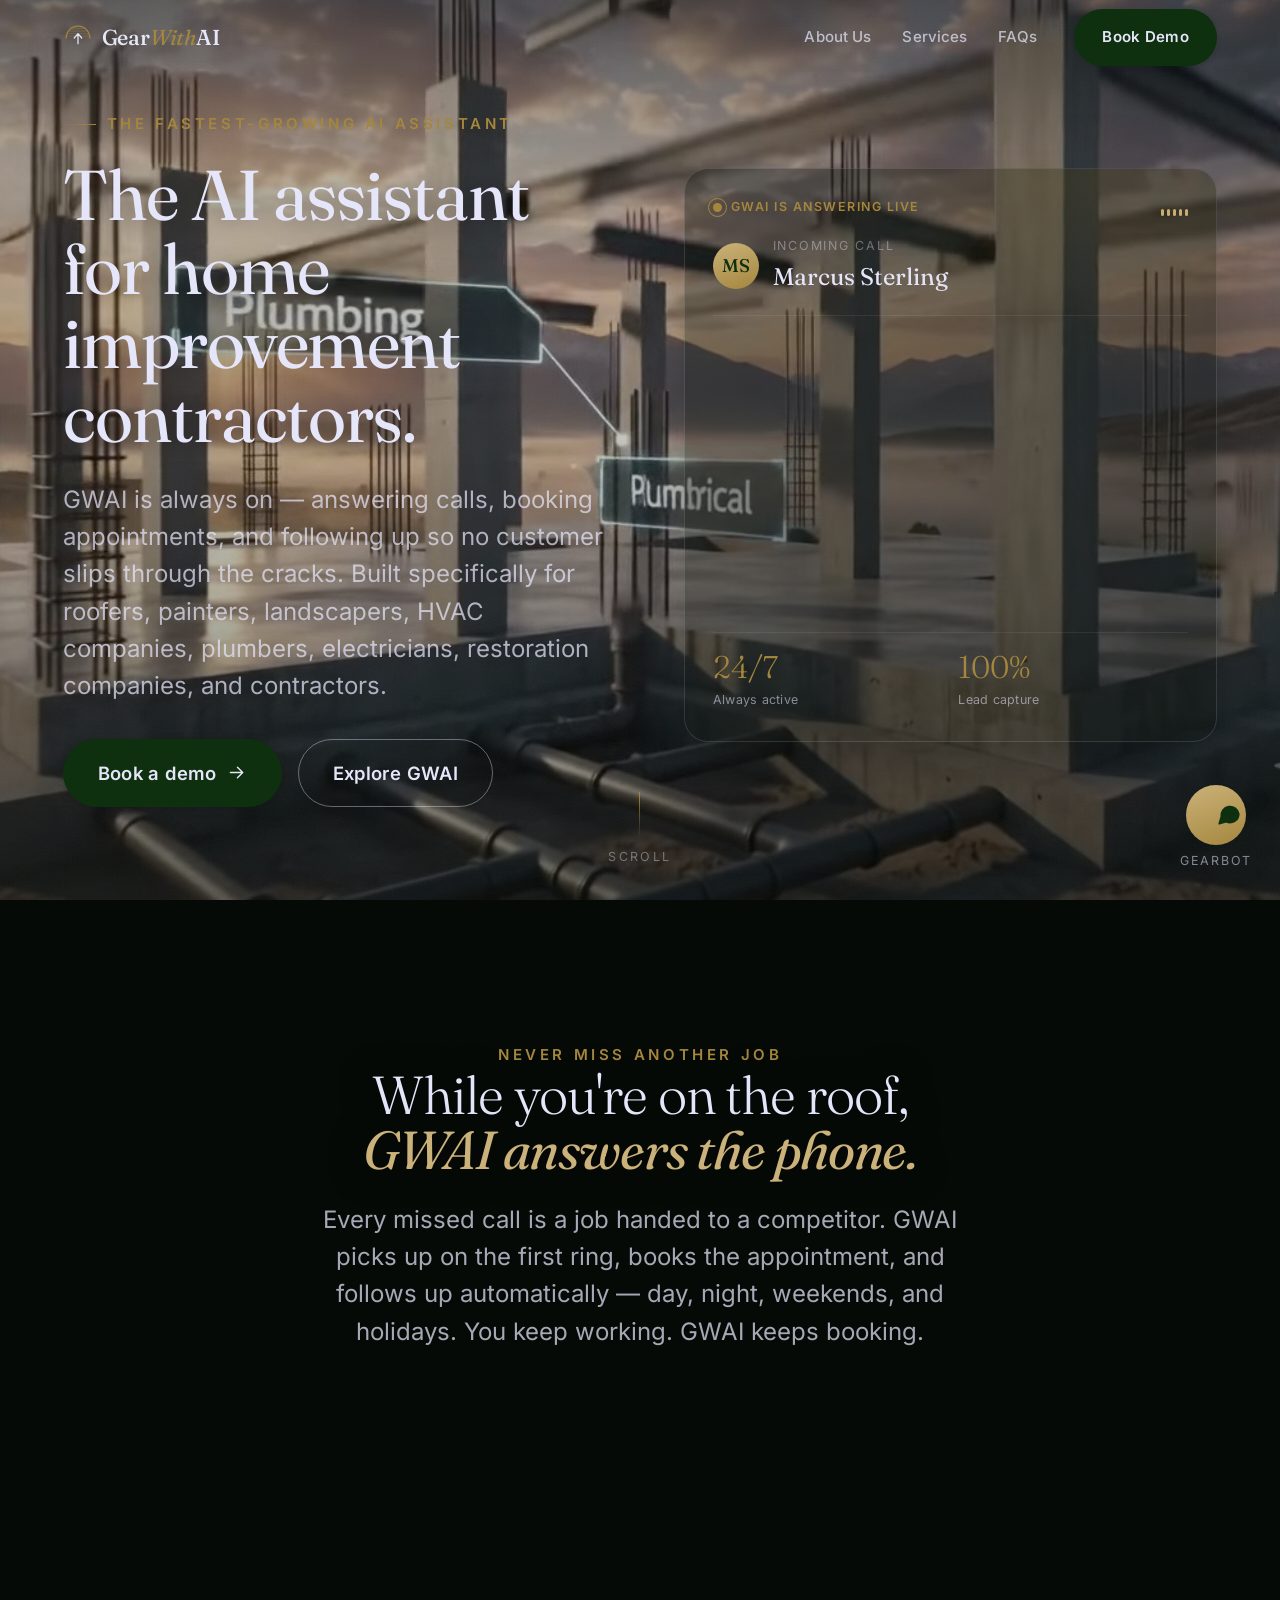
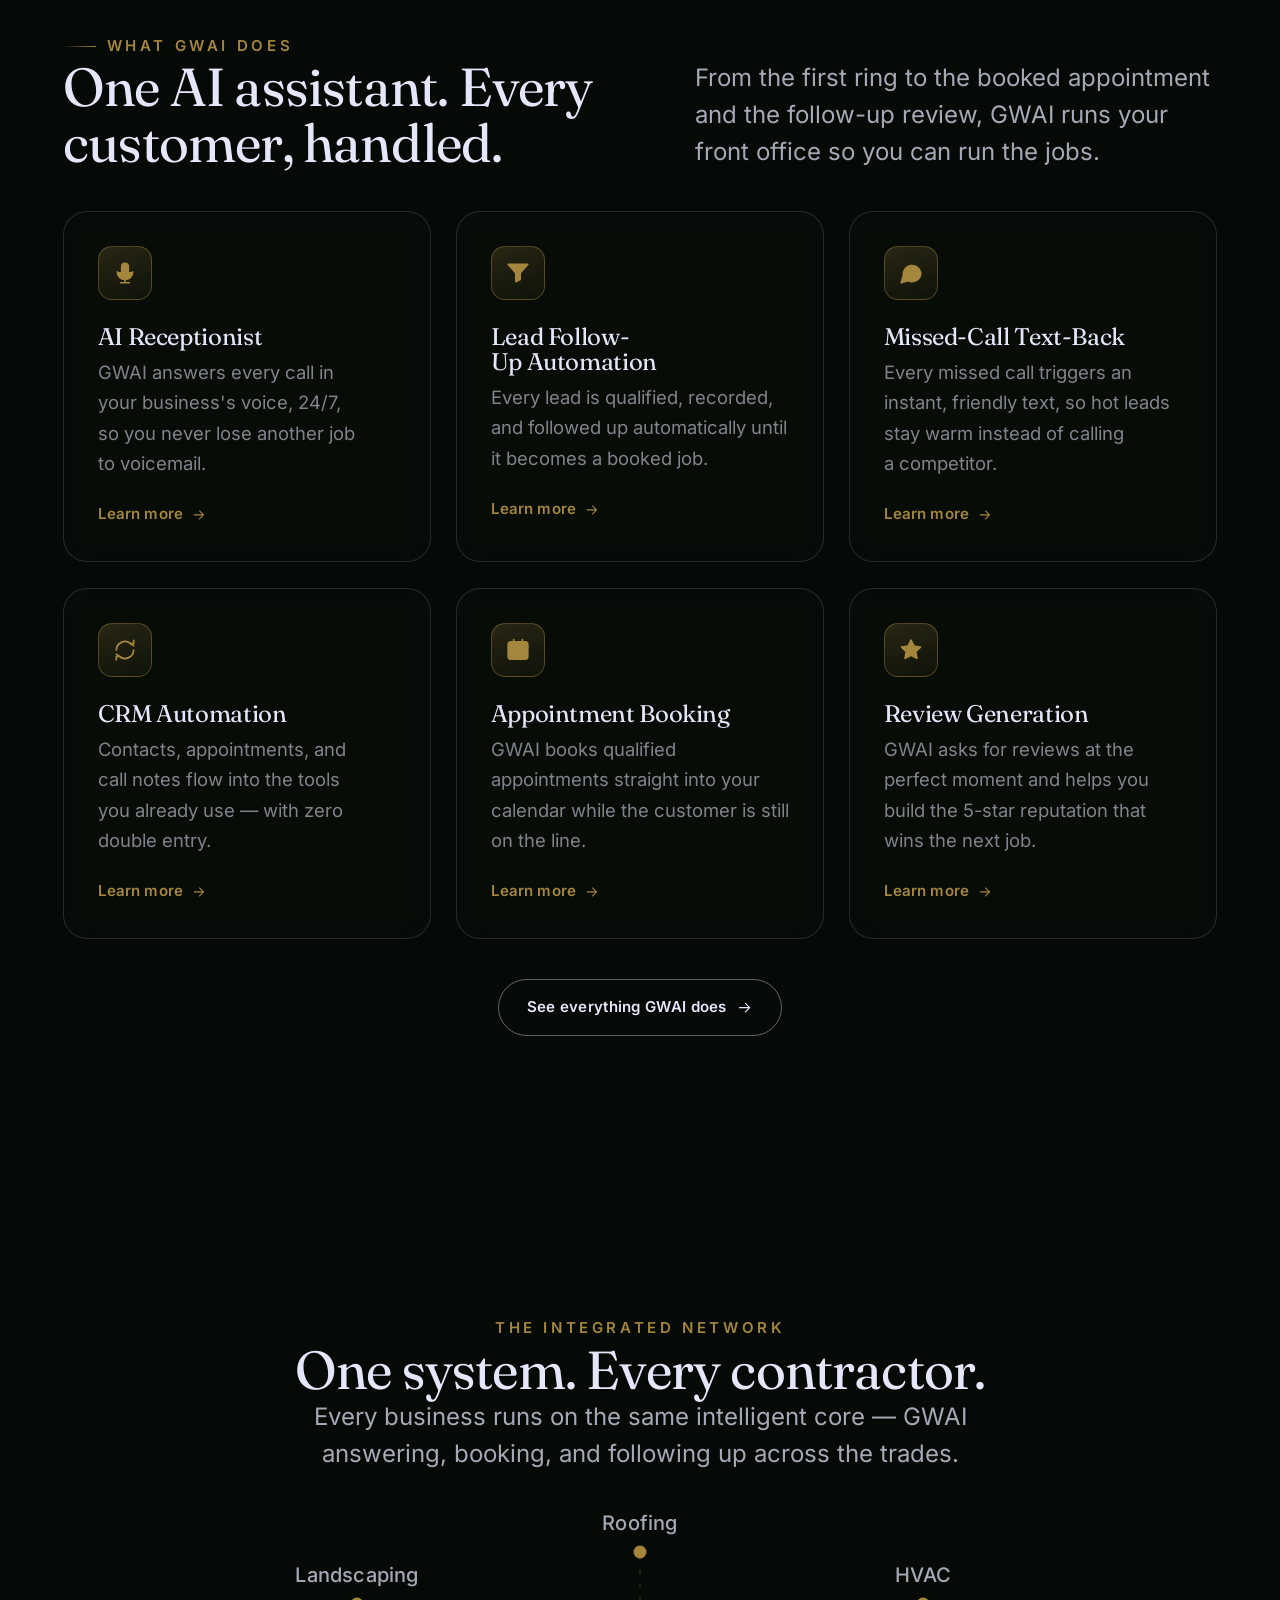
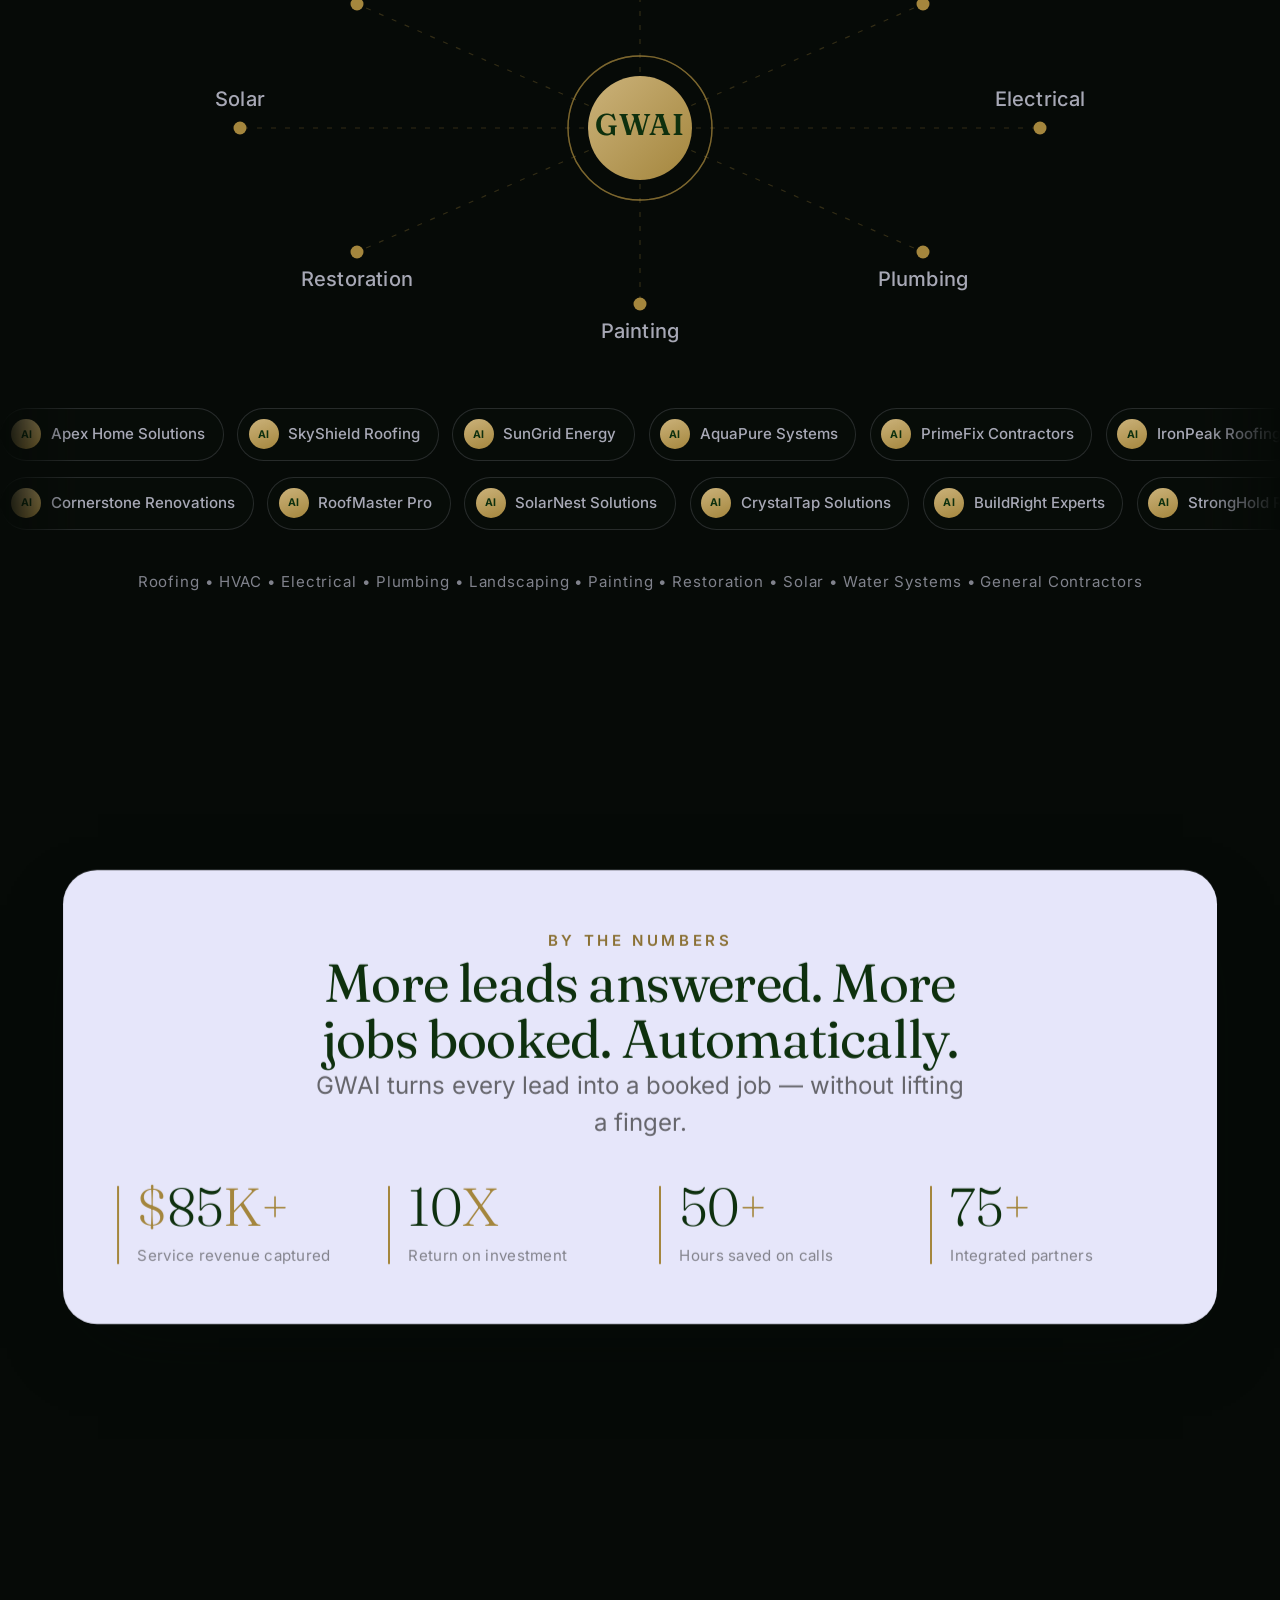
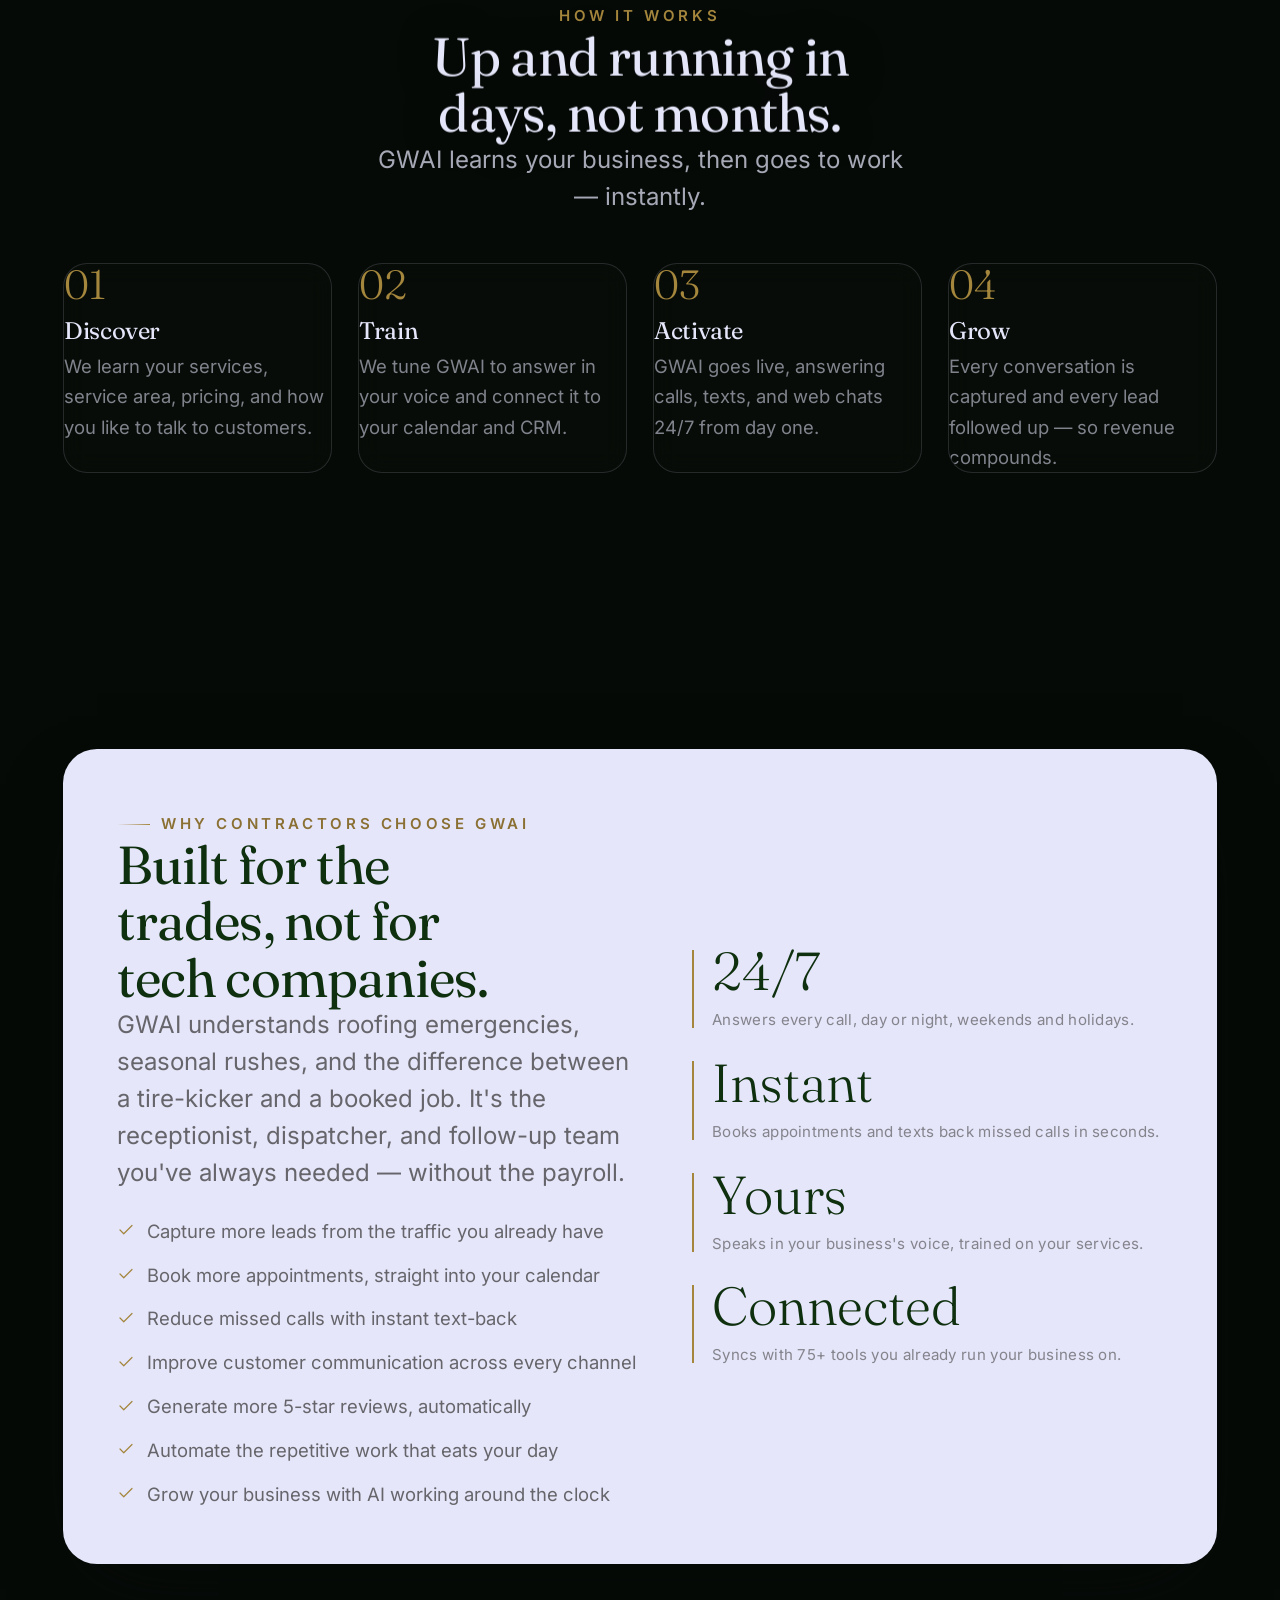
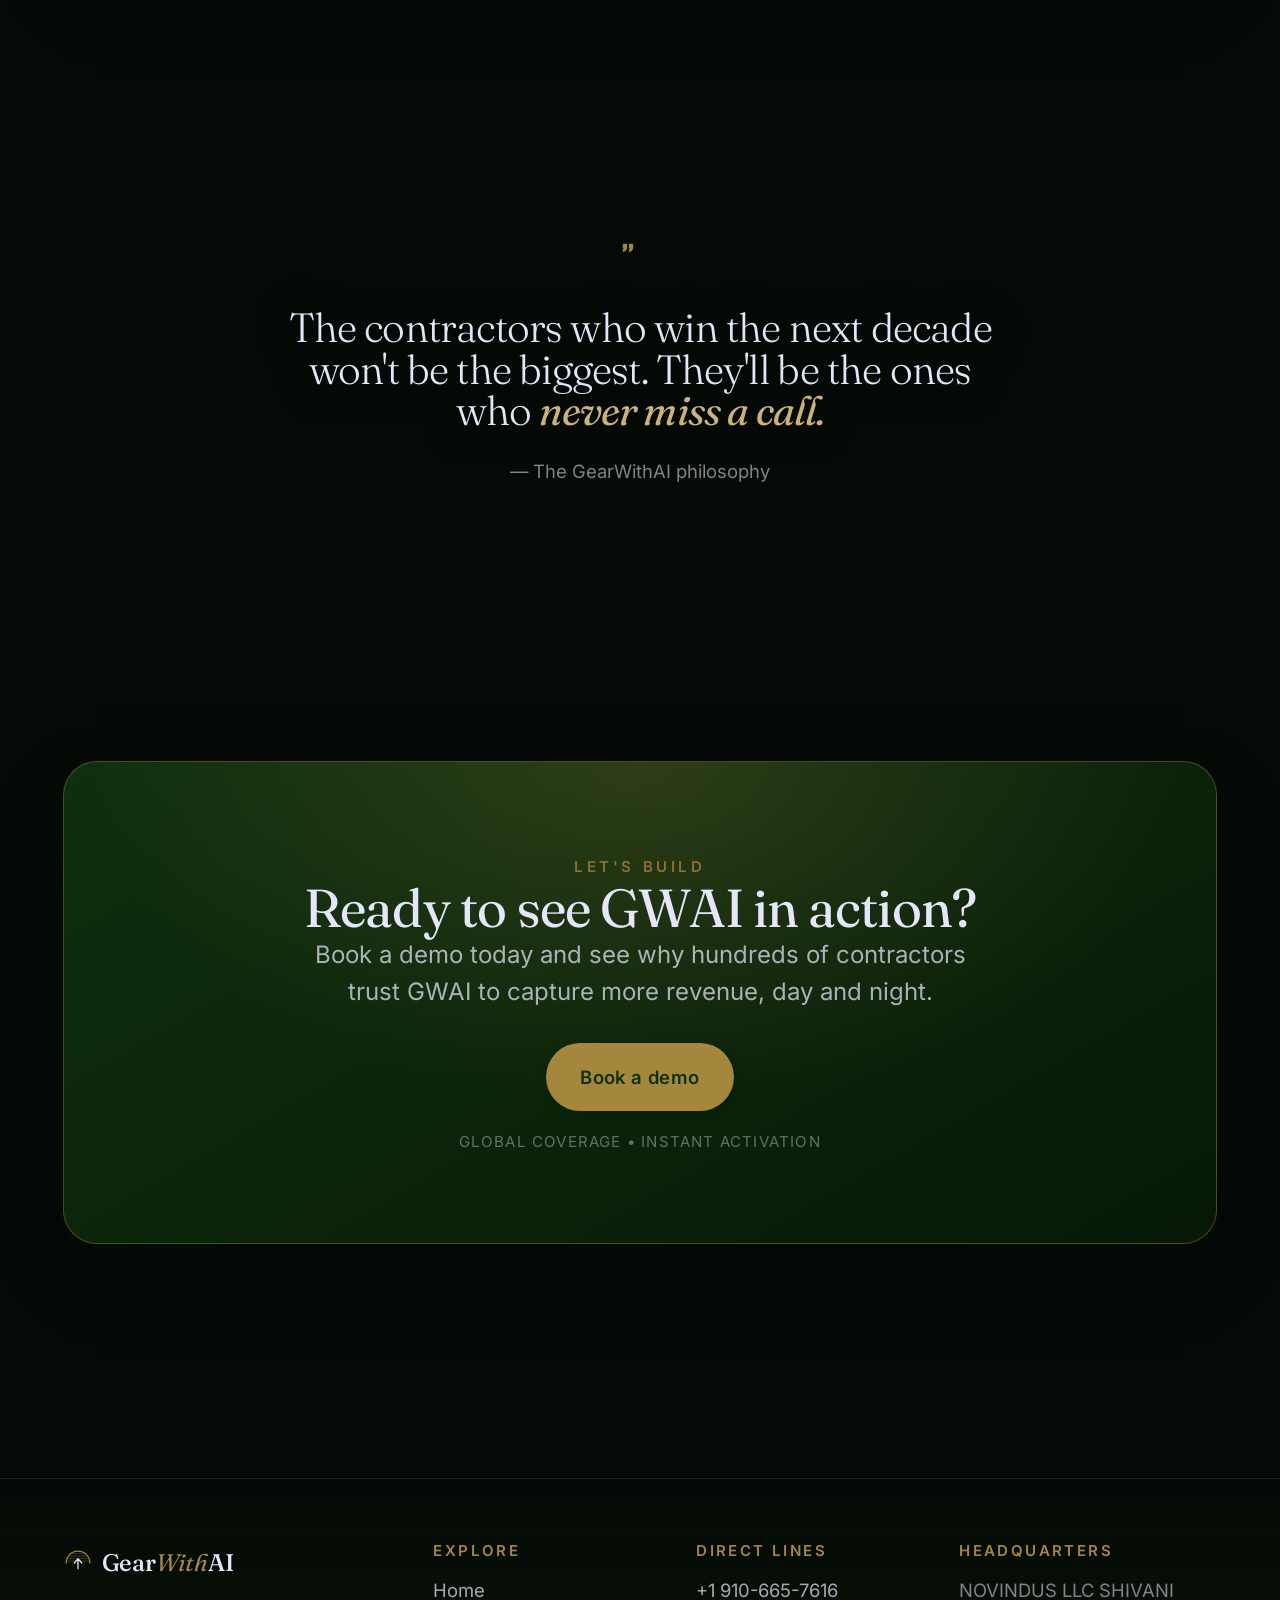
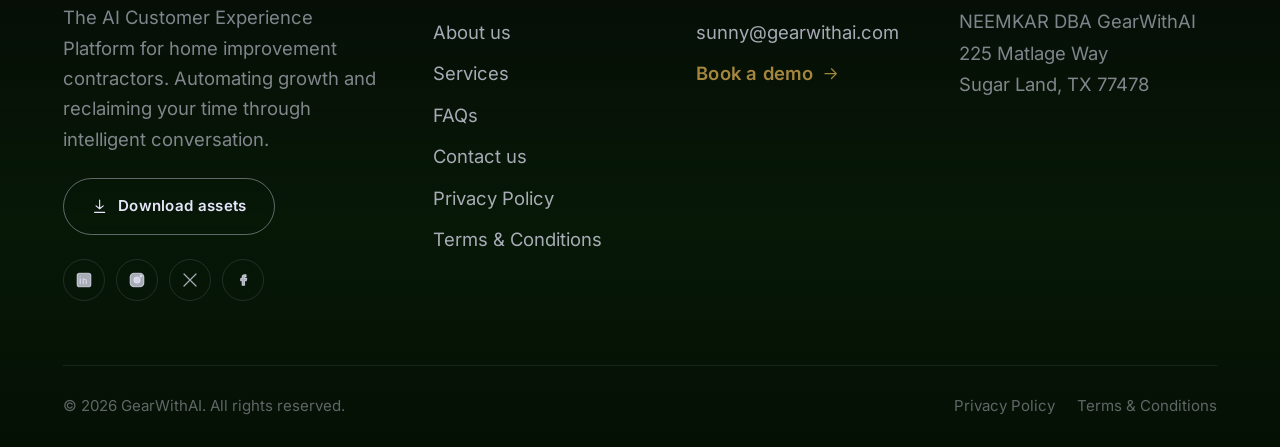
<file: index.html>
<!doctype html>
<html lang="en" class="no-js">
<head>
<meta charset="utf-8">
<meta name="viewport" content="width=device-width, initial-scale=1, viewport-fit=cover">
<title>GearWithAI — The 24/7 AI Assistant for Home Improvement Contractors</title>
<meta name="description" content="GWAI is the always-on AI assistant for contractors — answering calls, booking appointments, and following up 24/7 so no customer slips through the cracks. Book a demo.">
<link rel="canonical" href="https://gearwithai.com/">
<meta name="theme-color" content="#0E300E">
<meta name="color-scheme" content="dark">
<meta name="author" content="GearWithAI">
<meta name="robots" content="index, follow, max-image-preview:large">
<meta property="og:type" content="website">
<meta property="og:site_name" content="GearWithAI">
<meta property="og:title" content="GearWithAI — The 24/7 AI Assistant for Home Improvement Contractors">
<meta property="og:description" content="GWAI is the always-on AI assistant for contractors — answering calls, booking appointments, and following up 24/7 so no customer slips through the cracks. Book a demo.">
<meta property="og:url" content="https://gearwithai.com/">
<meta property="og:image" content="https://gearwithai.com/assets/img/poster.jpg">
<meta name="twitter:card" content="summary_large_image">
<meta name="twitter:title" content="GearWithAI — The 24/7 AI Assistant for Home Improvement Contractors">
<meta name="twitter:description" content="GWAI is the always-on AI assistant for contractors — answering calls, booking appointments, and following up 24/7 so no customer slips through the cracks. Book a demo.">
<meta name="twitter:image" content="https://gearwithai.com/assets/img/poster.jpg">
<link rel="icon" href="assets/img/favicon.svg" type="image/svg+xml">
<link rel="apple-touch-icon" href="assets/img/apple-touch-icon.png">
<link rel="preload" as="font" type="font/woff2" href="assets/fonts/inter-400-latin.woff2" crossorigin>
<link rel="preload" as="font" type="font/woff2" href="assets/fonts/inter-600-latin.woff2" crossorigin>
<link rel="preload" as="font" type="font/woff2" href="assets/fonts/fraunces-600-latin.woff2" crossorigin>
<link rel="stylesheet" href="assets/fonts/fonts.css">
<link rel="stylesheet" href="css/style.css">
<script>document.documentElement.classList.remove('no-js');document.documentElement.classList.add('js');</script>
<script type="application/ld+json">{"@context":"https://schema.org","@graph":[{"@type":["Organization","LocalBusiness"],"@id":"https://gearwithai.com/#org","name":"GearWithAI","legalName":"NOVINDUS LLC SHIVANI NEEMKAR DBA GearWithAI","url":"https://gearwithai.com/","email":"sunny@gearwithai.com","telephone":"+1 910-665-7616","logo":"https://gearwithai.com/assets/img/favicon.svg","image":"https://gearwithai.com/assets/img/poster.jpg","description":"GWAI is the always-on AI customer experience platform for home improvement contractors \u2014 answering calls, booking appointments, and following up 24/7.","address":{"@type":"PostalAddress","streetAddress":"225 Matlage Way","addressLocality":"Sugar Land","addressRegion":"TX","postalCode":"77478","addressCountry":"US"},"sameAs":["https://www.linkedin.com/company/gearwithai","https://www.instagram.com/gearwithai","https://x.com/gearwithai","https://www.facebook.com/gearwithai"]},{"@type":"WebSite","@id":"https://gearwithai.com/#site","url":"https://gearwithai.com/","name":"GearWithAI","publisher":{"@id":"https://gearwithai.com/#org"}},{"@type":"SoftwareApplication","name":"GWAI","applicationCategory":"BusinessApplication","operatingSystem":"Web","publisher":{"@id":"https://gearwithai.com/#org"},"description":"AI phone assistant for home improvement contractors that answers calls, books appointments, and follows up automatically."}]}</script>
</head>
<body class="home">
<a class="skip-link" href="#main">Skip to content</a>

<div class="stage" aria-hidden="true">
  <video class="stage__video" poster="assets/img/poster.jpg"
         autoplay muted loop playsinline preload="auto" disablepictureinpicture
         disableremoteplayback x-webkit-airplay="deny">
    <source src="assets/video/cinematic.webm" type="video/webm">
    <source src="assets/video/cinematic.mp4" type="video/mp4">
  </video>
  <div class="stage__overlay"></div>
  <div class="stage__grain"></div>
  <div class="stage__scrim"></div>
</div>

<div class="scroll-progress" aria-hidden="true"><span></span></div>

<header class="nav" role="banner">
  <div class="nav__inner">
    <a class="brand" href="index.html" aria-label="GearWithAI — home"><span class="gmark" aria-hidden="true"><svg viewBox="0 0 48 48" fill="none"><defs><clipPath id="gwc1"><path d="M5 24 A19 19 0 0 1 43 24 Z"/></clipPath></defs><g class="gmark__spin"><g clip-path="url(#gwc1)" stroke="#A4863D" stroke-width="1.1" opacity="0.5"><line x1="5" y1="9" x2="43" y2="9"/><line x1="5" y1="13" x2="43" y2="13"/><line x1="5" y1="17" x2="43" y2="17"/><line x1="5" y1="21" x2="43" y2="21"/></g><path d="M5 24 A19 19 0 0 1 43 24" stroke="#A4863D" stroke-width="2" stroke-linecap="round"/></g><path class="gmark__arrow" d="M24 33 V18 M18 24 L24 17 L30 24" stroke="#E6E6FA" stroke-width="2" stroke-linecap="round" stroke-linejoin="round"/></svg></span><span>Gear<span class="ai">With</span>AI</span></a>
    <nav class="nav__links" aria-label="Primary">
      <a class="nav__link" href="about.html">About Us</a>
      <a class="nav__link" href="services.html">Services</a>
      <a class="nav__link" href="faqs.html">FAQs</a>
      <a class="btn btn--primary nav__cta" href="contact.html">Book Demo</a>
    </nav>
    <button class="nav__toggle" type="button" aria-label="Open menu" aria-expanded="false" aria-controls="menu"><span></span></button>
  </div>
</header>

<main id="main" class="page">

  <section class="hero hero--split">
    <div class="container">
      <div class="hero__grid">
        <div class="hero__copy">
          <p class="eyebrow" data-reveal="fade">The fastest-growing AI assistant</p>
          <h1 data-split data-split-delay="0.15">The AI assistant for home improvement contractors.</h1>
          <p class="lede" data-reveal="up" data-delay="0.2">GWAI is always on &mdash; answering calls, booking appointments, and following up so no customer slips through the cracks. Built specifically for roofers, painters, landscapers, HVAC companies, plumbers, electricians, restoration companies, and contractors.</p>
          <div class="btn-row" data-reveal="up" data-delay="0.3">
            <a class="btn btn--primary btn--lg" href="contact.html" data-magnetic>Book a demo <svg class="" width="1em" height="1em" viewBox="0 0 24 24" fill="none" stroke="currentColor" stroke-width="1.6" stroke-linecap="round" stroke-linejoin="round" aria-hidden="true" focusable="false"><path d="M5 12h14M13 6l6 6-6 6" fill="none"/></svg></a>
            <a class="btn btn--ghost btn--lg" href="services.html">Explore GWAI</a>
          </div>
        </div>
        <div class="hero__demo" data-reveal="scale" data-delay="0.2">
          
<div class="callcard glass" data-callcard aria-label="Live demo: GWAI answering a call">
  <div class="callcard__top">
    <span class="callcard__live"><span class="callcard__dot"></span>GWAI is answering live</span>
    <span class="callcard__wave" aria-hidden="true"><i></i><i></i><i></i><i></i><i></i></span>
  </div>
  <div class="callcard__caller">
    <span class="callcard__avatar">MS</span>
    <span class="callcard__who"><span class="callcard__label">Incoming call</span><span class="callcard__name">Marcus Sterling</span></span>
  </div>
  <div class="callcard__chat">
    <div class="bubble bubble--in" data-b="1">Can someone come for a roof leak?</div>
    <div class="bubble bubble--ai" data-b="2"><span class="bubble__tag">GWAI</span>Absolutely. I can schedule one of our specialists for today at 4 PM.</div>
    <div class="bubble bubble--in" data-b="3">Perfect.</div>
  </div>
  <div class="callcard__secured" data-b="4"><svg class="" width="1em" height="1em" viewBox="0 0 24 24" fill="none" stroke="currentColor" stroke-width="1.6" stroke-linecap="round" stroke-linejoin="round" aria-hidden="true" focusable="false"><path d="M20 6L9 17l-5-5" fill="none"/></svg><span><b>Lead secured.</b> Appointment automatically booked.</span></div>
  <div class="callcard__stats">
    <div><b>24/7</b><span>Always active</span></div>
    <div><b>100%</b><span>Lead capture</span></div>
  </div>
</div>

        </div>
      </div>
    </div>
    <div class="scroll-cue" aria-hidden="true"><span class="scroll-cue__line"></span>Scroll</div>
  </section>

  <section class="section" aria-labelledby="manifesto">
    <div class="container narrow center">
      <p class="eyebrow center" data-reveal="fade">Never miss another job</p>
      <h2 id="manifesto" class="display" data-reveal="up">While you're on the roof, <span class="serif-italic">GWAI answers the phone.</span></h2>
      <p class="lede" data-reveal="up" style="margin-top:1.5rem">Every missed call is a job handed to a competitor. GWAI picks up on the first ring, books the appointment, and follows up automatically &mdash; day, night, weekends, and holidays. You keep working. GWAI keeps booking.</p>
    </div>
  </section>

  <section class="section" id="services" aria-labelledby="svc-h">
    <div class="container">
      <div class="split" style="align-items:flex-end;margin-bottom:2.5rem">
        <div>
          <p class="eyebrow" data-reveal="fade">What GWAI does</p>
          <h2 id="svc-h" data-reveal="up">One AI assistant. Every customer, handled.</h2>
        </div>
        <p class="lede" data-reveal="up">From the first ring to the booked appointment and the follow-up review, GWAI runs your front office so you can run the jobs.</p>
      </div>
      <div class="grid grid-3">
        
      <article class="card" data-reveal="up">
        <div class="card__icon"><svg class="" width="1em" height="1em" viewBox="0 0 24 24" fill="currentColor" stroke="currentColor" stroke-width="1.6" stroke-linecap="round" stroke-linejoin="round" aria-hidden="true" focusable="false"><rect x="9" y="3" width="6" height="11" rx="3"/><path d="M5 11a7 7 0 0 0 14 0M12 18v3M8 21h8"/></svg></div>
        <h3>AI Receptionist</h3>
        <p>GWAI answers every call in your business's voice, 24/7, so you never lose another job to voicemail.</p>
        <a class="link-arrow card__link" href="services.html">Learn more <svg class="" width="1em" height="1em" viewBox="0 0 24 24" fill="none" stroke="currentColor" stroke-width="1.6" stroke-linecap="round" stroke-linejoin="round" aria-hidden="true" focusable="false"><path d="M5 12h14M13 6l6 6-6 6" fill="none"/></svg></a>
      </article>
      <article class="card" data-reveal="up">
        <div class="card__icon"><svg class="" width="1em" height="1em" viewBox="0 0 24 24" fill="currentColor" stroke="currentColor" stroke-width="1.6" stroke-linecap="round" stroke-linejoin="round" aria-hidden="true" focusable="false"><path d="M3 4h18l-7 8v6l-4 2v-8z"/></svg></div>
        <h3>Lead Follow-Up Automation</h3>
        <p>Every lead is qualified, recorded, and followed up automatically until it becomes a booked job.</p>
        <a class="link-arrow card__link" href="services.html">Learn more <svg class="" width="1em" height="1em" viewBox="0 0 24 24" fill="none" stroke="currentColor" stroke-width="1.6" stroke-linecap="round" stroke-linejoin="round" aria-hidden="true" focusable="false"><path d="M5 12h14M13 6l6 6-6 6" fill="none"/></svg></a>
      </article>
      <article class="card" data-reveal="up">
        <div class="card__icon"><svg class="" width="1em" height="1em" viewBox="0 0 24 24" fill="currentColor" stroke="currentColor" stroke-width="1.6" stroke-linecap="round" stroke-linejoin="round" aria-hidden="true" focusable="false"><path d="M21 12a8 8 0 0 1-11.6 7.1L3 21l1.9-6.4A8 8 0 1 1 21 12z"/><path d="M8 10h8M8 13.5h5" fill="none"/></svg></div>
        <h3>Missed-Call Text-Back</h3>
        <p>Every missed call triggers an instant, friendly text, so hot leads stay warm instead of calling a competitor.</p>
        <a class="link-arrow card__link" href="services.html">Learn more <svg class="" width="1em" height="1em" viewBox="0 0 24 24" fill="none" stroke="currentColor" stroke-width="1.6" stroke-linecap="round" stroke-linejoin="round" aria-hidden="true" focusable="false"><path d="M5 12h14M13 6l6 6-6 6" fill="none"/></svg></a>
      </article>
      <article class="card" data-reveal="up">
        <div class="card__icon"><svg class="" width="1em" height="1em" viewBox="0 0 24 24" fill="currentColor" stroke="currentColor" stroke-width="1.6" stroke-linecap="round" stroke-linejoin="round" aria-hidden="true" focusable="false"><path d="M4 12a8 8 0 0 1 13-6l3 2M20 12a8 8 0 0 1-13 6l-3-2" fill="none"/><path d="M20 3v3h-3M4 21v-3h3" fill="none"/></svg></div>
        <h3>CRM Automation</h3>
        <p>Contacts, appointments, and call notes flow into the tools you already use — with zero double entry.</p>
        <a class="link-arrow card__link" href="services.html">Learn more <svg class="" width="1em" height="1em" viewBox="0 0 24 24" fill="none" stroke="currentColor" stroke-width="1.6" stroke-linecap="round" stroke-linejoin="round" aria-hidden="true" focusable="false"><path d="M5 12h14M13 6l6 6-6 6" fill="none"/></svg></a>
      </article>
      <article class="card" data-reveal="up">
        <div class="card__icon"><svg class="" width="1em" height="1em" viewBox="0 0 24 24" fill="currentColor" stroke="currentColor" stroke-width="1.6" stroke-linecap="round" stroke-linejoin="round" aria-hidden="true" focusable="false"><rect x="3" y="4.5" width="18" height="16" rx="2.5"/><path d="M3 9h18M8 2.5v4M16 2.5v4"/><path d="M8.5 14l2.2 2.2 4.3-4.3" fill="none"/></svg></div>
        <h3>Appointment Booking</h3>
        <p>GWAI books qualified appointments straight into your calendar while the customer is still on the line.</p>
        <a class="link-arrow card__link" href="services.html">Learn more <svg class="" width="1em" height="1em" viewBox="0 0 24 24" fill="none" stroke="currentColor" stroke-width="1.6" stroke-linecap="round" stroke-linejoin="round" aria-hidden="true" focusable="false"><path d="M5 12h14M13 6l6 6-6 6" fill="none"/></svg></a>
      </article>
      <article class="card" data-reveal="up">
        <div class="card__icon"><svg class="" width="1em" height="1em" viewBox="0 0 24 24" fill="currentColor" stroke="currentColor" stroke-width="1.6" stroke-linecap="round" stroke-linejoin="round" aria-hidden="true" focusable="false"><path d="M12 3l2.7 5.5 6 .9-4.3 4.2 1 6-5.4-2.8-5.4 2.8 1-6L3.3 9.4l6-.9z"/></svg></div>
        <h3>Review Generation</h3>
        <p>GWAI asks for reviews at the perfect moment and helps you build the 5-star reputation that wins the next job.</p>
        <a class="link-arrow card__link" href="services.html">Learn more <svg class="" width="1em" height="1em" viewBox="0 0 24 24" fill="none" stroke="currentColor" stroke-width="1.6" stroke-linecap="round" stroke-linejoin="round" aria-hidden="true" focusable="false"><path d="M5 12h14M13 6l6 6-6 6" fill="none"/></svg></a>
      </article>
      </div>
      <div class="center" style="margin-top:2.5rem" data-reveal="up">
        <a class="btn btn--ghost" href="services.html">See everything GWAI does <svg class="" width="1em" height="1em" viewBox="0 0 24 24" fill="none" stroke="currentColor" stroke-width="1.6" stroke-linecap="round" stroke-linejoin="round" aria-hidden="true" focusable="false"><path d="M5 12h14M13 6l6 6-6 6" fill="none"/></svg></a>
      </div>
    </div>
  </section>

  <section class="section" id="network" aria-labelledby="net-h">
    <div class="container center" style="margin-bottom:1rem">
      <p class="eyebrow center" data-reveal="fade">The Integrated Network</p>
      <h2 id="net-h" data-reveal="up">One system. Every contractor.</h2>
      <p class="lede" data-reveal="up" style="margin-inline:auto">Every business runs on the same intelligent core &mdash; GWAI answering, booking, and following up across the trades.</p>
    </div>
    <div class="container">
      
    <div class="net-constellation" data-reveal="fade" aria-hidden="true">
      <svg viewBox="0 0 1000 480" preserveAspectRatio="xMidYMid meet" role="presentation">
        <defs><linearGradient id="coreg" x1="0" y1="0" x2="1" y2="1">
          <stop offset="0" stop-color="#cbb27a"/><stop offset="1" stop-color="#A4863D"/>
        </linearGradient></defs>
        <g class="net-lines"><line class="net-line" x1="500" y1="240" x2="500" y2="64" style="animation-delay:0.00s"/><line class="net-line" x1="500" y1="240" x2="783" y2="116" style="animation-delay:0.35s"/><line class="net-line" x1="500" y1="240" x2="900" y2="240" style="animation-delay:0.70s"/><line class="net-line" x1="500" y1="240" x2="783" y2="364" style="animation-delay:1.05s"/><line class="net-line" x1="500" y1="240" x2="500" y2="416" style="animation-delay:1.40s"/><line class="net-line" x1="500" y1="240" x2="217" y2="364" style="animation-delay:1.75s"/><line class="net-line" x1="500" y1="240" x2="100" y2="240" style="animation-delay:2.10s"/><line class="net-line" x1="500" y1="240" x2="217" y2="116" style="animation-delay:2.45s"/></g>
        <g class="net-nodes"><g class="net-node" style="animation-delay:0.00s"><circle cx="500" cy="64" r="6.5"/><text x="500" y="42" text-anchor="middle">Roofing</text></g><g class="net-node" style="animation-delay:0.35s"><circle cx="783" cy="116" r="6.5"/><text x="783" y="94" text-anchor="middle">HVAC</text></g><g class="net-node" style="animation-delay:0.70s"><circle cx="900" cy="240" r="6.5"/><text x="900" y="218" text-anchor="middle">Electrical</text></g><g class="net-node" style="animation-delay:1.05s"><circle cx="783" cy="364" r="6.5"/><text x="783" y="398" text-anchor="middle">Plumbing</text></g><g class="net-node" style="animation-delay:1.40s"><circle cx="500" cy="416" r="6.5"/><text x="500" y="450" text-anchor="middle">Painting</text></g><g class="net-node" style="animation-delay:1.75s"><circle cx="217" cy="364" r="6.5"/><text x="217" y="398" text-anchor="middle">Restoration</text></g><g class="net-node" style="animation-delay:2.10s"><circle cx="100" cy="240" r="6.5"/><text x="100" y="218" text-anchor="middle">Solar</text></g><g class="net-node" style="animation-delay:2.45s"><circle cx="217" cy="116" r="6.5"/><text x="217" y="94" text-anchor="middle">Landscaping</text></g></g>
        <g class="net-core">
          <circle class="net-core__ring" cx="500" cy="240" r="72"/>
          <circle class="net-core__ring net-core__ring--2" cx="500" cy="240" r="72"/>
          <circle class="net-core__disc" cx="500" cy="240" r="52"/>
          <text class="net-core__label" x="500" y="247" text-anchor="middle">GWAI</text>
        </g>
      </svg>
    </div>
    </div>
    <div data-reveal="fade" style="margin-top:2rem">
      <div class="net-marquee"><div class="net-marquee__track"><span class="net-chip"><span class="net-chip__ai">AI</span>Apex Home Solutions</span><span class="net-chip"><span class="net-chip__ai">AI</span>SkyShield Roofing</span><span class="net-chip"><span class="net-chip__ai">AI</span>SunGrid Energy</span><span class="net-chip"><span class="net-chip__ai">AI</span>AquaPure Systems</span><span class="net-chip"><span class="net-chip__ai">AI</span>PrimeFix Contractors</span><span class="net-chip"><span class="net-chip__ai">AI</span>IronPeak Roofing</span><span class="net-chip"><span class="net-chip__ai">AI</span>BrightVolt Solar</span><span class="net-chip"><span class="net-chip__ai">AI</span>ClearFlow Water Tech</span><span class="net-chip"><span class="net-chip__ai">AI</span>BlueHammer Services</span><span class="net-chip"><span class="net-chip__ai">AI</span>StormGuard Roof Co.</span><span class="net-chip"><span class="net-chip__ai">AI</span>HelioCore Power</span><span class="net-chip"><span class="net-chip__ai">AI</span>HydroShield Solutions</span><span class="net-chip"><span class="net-chip__ai">AI</span>EverBuild Pros</span><span class="net-chip"><span class="net-chip__ai">AI</span>TitanTop Roofing</span><span class="net-chip"><span class="net-chip__ai">AI</span>SkyCharge Solar</span><span class="net-chip"><span class="net-chip__ai">AI</span>PureDrop Water Co.</span><span class="net-chip"><span class="net-chip__ai">AI</span>SolidNest Improvements</span><span class="net-chip"><span class="net-chip__ai">AI</span>Apex Ridge Roofing</span><span class="net-chip"><span class="net-chip__ai">AI</span>NovaSun Systems</span><span class="net-chip"><span class="net-chip__ai">AI</span>FreshSpring Filtration</span><span class="net-chip"><span class="net-chip__ai">AI</span>TrueCraft Home Services</span><span class="net-chip"><span class="net-chip__ai">AI</span>BlueSky Roofers</span><span class="net-chip"><span class="net-chip__ai">AI</span>PureRay Energy</span><span class="net-chip"><span class="net-chip__ai">AI</span>BlueWave Water Systems</span><span class="net-chip"><span class="net-chip__ai">AI</span>Apex Home Solutions</span><span class="net-chip"><span class="net-chip__ai">AI</span>SkyShield Roofing</span><span class="net-chip"><span class="net-chip__ai">AI</span>SunGrid Energy</span><span class="net-chip"><span class="net-chip__ai">AI</span>AquaPure Systems</span><span class="net-chip"><span class="net-chip__ai">AI</span>PrimeFix Contractors</span><span class="net-chip"><span class="net-chip__ai">AI</span>IronPeak Roofing</span><span class="net-chip"><span class="net-chip__ai">AI</span>BrightVolt Solar</span><span class="net-chip"><span class="net-chip__ai">AI</span>ClearFlow Water Tech</span><span class="net-chip"><span class="net-chip__ai">AI</span>BlueHammer Services</span><span class="net-chip"><span class="net-chip__ai">AI</span>StormGuard Roof Co.</span><span class="net-chip"><span class="net-chip__ai">AI</span>HelioCore Power</span><span class="net-chip"><span class="net-chip__ai">AI</span>HydroShield Solutions</span><span class="net-chip"><span class="net-chip__ai">AI</span>EverBuild Pros</span><span class="net-chip"><span class="net-chip__ai">AI</span>TitanTop Roofing</span><span class="net-chip"><span class="net-chip__ai">AI</span>SkyCharge Solar</span><span class="net-chip"><span class="net-chip__ai">AI</span>PureDrop Water Co.</span><span class="net-chip"><span class="net-chip__ai">AI</span>SolidNest Improvements</span><span class="net-chip"><span class="net-chip__ai">AI</span>Apex Ridge Roofing</span><span class="net-chip"><span class="net-chip__ai">AI</span>NovaSun Systems</span><span class="net-chip"><span class="net-chip__ai">AI</span>FreshSpring Filtration</span><span class="net-chip"><span class="net-chip__ai">AI</span>TrueCraft Home Services</span><span class="net-chip"><span class="net-chip__ai">AI</span>BlueSky Roofers</span><span class="net-chip"><span class="net-chip__ai">AI</span>PureRay Energy</span><span class="net-chip"><span class="net-chip__ai">AI</span>BlueWave Water Systems</span></div></div>
      <div class="net-marquee"><div class="net-marquee__track net-marquee__track--rev"><span class="net-chip"><span class="net-chip__ai">AI</span>Cornerstone Renovations</span><span class="net-chip"><span class="net-chip__ai">AI</span>RoofMaster Pro</span><span class="net-chip"><span class="net-chip__ai">AI</span>SolarNest Solutions</span><span class="net-chip"><span class="net-chip__ai">AI</span>CrystalTap Solutions</span><span class="net-chip"><span class="net-chip__ai">AI</span>BuildRight Experts</span><span class="net-chip"><span class="net-chip__ai">AI</span>StrongHold Roofing</span><span class="net-chip"><span class="net-chip__ai">AI</span>Daylight Power Co.</span><span class="net-chip"><span class="net-chip__ai">AI</span>CleanStream Water</span><span class="net-chip"><span class="net-chip__ai">AI</span>UrbanShield Contractors</span><span class="net-chip"><span class="net-chip__ai">AI</span>SummitRoof Solutions</span><span class="net-chip"><span class="net-chip__ai">AI</span>VoltSun Renewables</span><span class="net-chip"><span class="net-chip__ai">AI</span>AquaNest Services</span><span class="net-chip"><span class="net-chip__ai">AI</span>HomePro Works</span><span class="net-chip"><span class="net-chip__ai">AI</span>WeatherLock Roofing</span><span class="net-chip"><span class="net-chip__ai">AI</span>Horizon Solar Tech</span><span class="net-chip"><span class="net-chip__ai">AI</span>PrimeWater Solutions</span><span class="net-chip"><span class="net-chip__ai">AI</span>GreenLawn Care</span><span class="net-chip"><span class="net-chip__ai">AI</span>Precision Landscaping</span><span class="net-chip"><span class="net-chip__ai">AI</span>Elite Paving</span><span class="net-chip"><span class="net-chip__ai">AI</span>Solid Foundations</span><span class="net-chip"><span class="net-chip__ai">AI</span>Premier Electric</span><span class="net-chip"><span class="net-chip__ai">AI</span>TrustFlow Plumbing</span><span class="net-chip"><span class="net-chip__ai">AI</span>BrightSide Windows</span><span class="net-chip"><span class="net-chip__ai">AI</span>MasterCraft Cabinets</span><span class="net-chip"><span class="net-chip__ai">AI</span>Cornerstone Renovations</span><span class="net-chip"><span class="net-chip__ai">AI</span>RoofMaster Pro</span><span class="net-chip"><span class="net-chip__ai">AI</span>SolarNest Solutions</span><span class="net-chip"><span class="net-chip__ai">AI</span>CrystalTap Solutions</span><span class="net-chip"><span class="net-chip__ai">AI</span>BuildRight Experts</span><span class="net-chip"><span class="net-chip__ai">AI</span>StrongHold Roofing</span><span class="net-chip"><span class="net-chip__ai">AI</span>Daylight Power Co.</span><span class="net-chip"><span class="net-chip__ai">AI</span>CleanStream Water</span><span class="net-chip"><span class="net-chip__ai">AI</span>UrbanShield Contractors</span><span class="net-chip"><span class="net-chip__ai">AI</span>SummitRoof Solutions</span><span class="net-chip"><span class="net-chip__ai">AI</span>VoltSun Renewables</span><span class="net-chip"><span class="net-chip__ai">AI</span>AquaNest Services</span><span class="net-chip"><span class="net-chip__ai">AI</span>HomePro Works</span><span class="net-chip"><span class="net-chip__ai">AI</span>WeatherLock Roofing</span><span class="net-chip"><span class="net-chip__ai">AI</span>Horizon Solar Tech</span><span class="net-chip"><span class="net-chip__ai">AI</span>PrimeWater Solutions</span><span class="net-chip"><span class="net-chip__ai">AI</span>GreenLawn Care</span><span class="net-chip"><span class="net-chip__ai">AI</span>Precision Landscaping</span><span class="net-chip"><span class="net-chip__ai">AI</span>Elite Paving</span><span class="net-chip"><span class="net-chip__ai">AI</span>Solid Foundations</span><span class="net-chip"><span class="net-chip__ai">AI</span>Premier Electric</span><span class="net-chip"><span class="net-chip__ai">AI</span>TrustFlow Plumbing</span><span class="net-chip"><span class="net-chip__ai">AI</span>BrightSide Windows</span><span class="net-chip"><span class="net-chip__ai">AI</span>MasterCraft Cabinets</span></div></div>
    </div>
    <div class="container center" style="margin-top:2rem">
      <p class="net-tag" data-reveal="fade">Roofing &bull; HVAC &bull; Electrical &bull; Plumbing &bull; Landscaping &bull; Painting &bull; Restoration &bull; Solar &bull; Water Systems &bull; General Contractors</p>
    </div>
  </section>

  <section class="section" aria-labelledby="results-h">
    <div class="container">
      <div class="panel" data-reveal="up">
        <div class="center" style="max-width:680px;margin-inline:auto;margin-bottom:2.5rem">
          <p class="eyebrow center">By the numbers</p>
          <h2 id="results-h">More leads answered. More jobs booked. Automatically.</h2>
          <p class="lede" style="margin-inline:auto">GWAI turns every lead into a booked job &mdash; without lifting a finger.</p>
        </div>
        <div class="stats">
          <div class="stat"><div class="stat__num"><span class="unit">$</span><span data-count="85">85</span><span class="unit">K+</span></div><div class="stat__label">Service revenue captured</div></div>
          <div class="stat"><div class="stat__num"><span data-count="10">10</span><span class="unit">X</span></div><div class="stat__label">Return on investment</div></div>
          <div class="stat"><div class="stat__num"><span data-count="50">50</span><span class="unit">+</span></div><div class="stat__label">Hours saved on calls</div></div>
          <div class="stat"><div class="stat__num"><span data-count="75">75</span><span class="unit">+</span></div><div class="stat__label">Integrated partners</div></div>
        </div>
      </div>
    </div>
  </section>

  <section class="section" id="process" aria-labelledby="proc-h">
    <div class="container">
      <div class="center" style="max-width:640px;margin-inline:auto;margin-bottom:3rem">
        <p class="eyebrow center" data-reveal="fade">How it works</p>
        <h2 id="proc-h" data-reveal="up">Up and running in days, not months.</h2>
        <p class="lede" data-reveal="up" style="margin-inline:auto">GWAI learns your business, then goes to work &mdash; instantly.</p>
      </div>
      <div class="steps">
        <div class="step-card" data-reveal="up"><div class="step-card__n">01</div><h3>Discover</h3><p>We learn your services, service area, pricing, and how you like to talk to customers.</p></div>
        <div class="step-card" data-reveal="up" data-delay="0.05"><div class="step-card__n">02</div><h3>Train</h3><p>We tune GWAI to answer in your voice and connect it to your calendar and CRM.</p></div>
        <div class="step-card" data-reveal="up" data-delay="0.1"><div class="step-card__n">03</div><h3>Activate</h3><p>GWAI goes live, answering calls, texts, and web chats 24/7 from day one.</p></div>
        <div class="step-card" data-reveal="up" data-delay="0.15"><div class="step-card__n">04</div><h3>Grow</h3><p>Every conversation is captured and every lead followed up &mdash; so revenue compounds.</p></div>
      </div>
    </div>
  </section>

  <section class="section" aria-labelledby="why-h">
    <div class="container">
      <div class="panel" data-reveal="up">
        <div class="split">
          <div>
            <p class="eyebrow">Why contractors choose GWAI</p>
            <h2 id="why-h">Built for the trades, not for tech companies.</h2>
            <p class="lede">GWAI understands roofing emergencies, seasonal rushes, and the difference between a tire-kicker and a booked job. It's the receptionist, dispatcher, and follow-up team you've always needed &mdash; without the payroll.</p>
            <ul class="check-list"><li><svg class="" width="1em" height="1em" viewBox="0 0 24 24" fill="none" stroke="currentColor" stroke-width="1.6" stroke-linecap="round" stroke-linejoin="round" aria-hidden="true" focusable="false"><path d="M20 6L9 17l-5-5" fill="none"/></svg><span>Capture more leads from the traffic you already have</span></li><li><svg class="" width="1em" height="1em" viewBox="0 0 24 24" fill="none" stroke="currentColor" stroke-width="1.6" stroke-linecap="round" stroke-linejoin="round" aria-hidden="true" focusable="false"><path d="M20 6L9 17l-5-5" fill="none"/></svg><span>Book more appointments, straight into your calendar</span></li><li><svg class="" width="1em" height="1em" viewBox="0 0 24 24" fill="none" stroke="currentColor" stroke-width="1.6" stroke-linecap="round" stroke-linejoin="round" aria-hidden="true" focusable="false"><path d="M20 6L9 17l-5-5" fill="none"/></svg><span>Reduce missed calls with instant text-back</span></li><li><svg class="" width="1em" height="1em" viewBox="0 0 24 24" fill="none" stroke="currentColor" stroke-width="1.6" stroke-linecap="round" stroke-linejoin="round" aria-hidden="true" focusable="false"><path d="M20 6L9 17l-5-5" fill="none"/></svg><span>Improve customer communication across every channel</span></li><li><svg class="" width="1em" height="1em" viewBox="0 0 24 24" fill="none" stroke="currentColor" stroke-width="1.6" stroke-linecap="round" stroke-linejoin="round" aria-hidden="true" focusable="false"><path d="M20 6L9 17l-5-5" fill="none"/></svg><span>Generate more 5-star reviews, automatically</span></li><li><svg class="" width="1em" height="1em" viewBox="0 0 24 24" fill="none" stroke="currentColor" stroke-width="1.6" stroke-linecap="round" stroke-linejoin="round" aria-hidden="true" focusable="false"><path d="M20 6L9 17l-5-5" fill="none"/></svg><span>Automate the repetitive work that eats your day</span></li><li><svg class="" width="1em" height="1em" viewBox="0 0 24 24" fill="none" stroke="currentColor" stroke-width="1.6" stroke-linecap="round" stroke-linejoin="round" aria-hidden="true" focusable="false"><path d="M20 6L9 17l-5-5" fill="none"/></svg><span>Grow your business with AI working around the clock</span></li></ul>
          </div>
          <div class="stack">
            <div class="stat"><div class="stat__num">24/7</div><div class="stat__label">Answers every call, day or night, weekends and holidays.</div></div>
            <div class="stat"><div class="stat__num">Instant</div><div class="stat__label">Books appointments and texts back missed calls in seconds.</div></div>
            <div class="stat"><div class="stat__num">Yours</div><div class="stat__label">Speaks in your business's voice, trained on your services.</div></div>
            <div class="stat"><div class="stat__num">Connected</div><div class="stat__label">Syncs with 75+ tools you already run your business on.</div></div>
          </div>
        </div>
      </div>
    </div>
  </section>

  <section class="section" aria-label="Our belief">
    <div class="container narrow center">
      <div style="color:var(--gold);margin-inline:auto;width:44px;height:44px" data-reveal="up"><svg class="" width="1em" height="1em" viewBox="0 0 24 24" fill="currentColor" stroke="currentColor" stroke-width="1.6" stroke-linecap="round" stroke-linejoin="round" aria-hidden="true" focusable="false"><path d="M7 7h4v4c0 2.5-1.5 4.2-4 5v-2c1.2-.5 2-1.4 2-2.5H7zM15 7h4v4c0 2.5-1.5 4.2-4 5v-2c1.2-.5 2-1.4 2-2.5h-2z"/></svg></div>
      <blockquote class="display" style="font-size:var(--step-3);margin-top:1.5rem" data-reveal="up">The contractors who win the next decade won't be the biggest. They'll be the ones who <span class="serif-italic">never miss a call.</span></blockquote>
      <p class="text-mut" style="margin-top:1.5rem" data-reveal="fade">&mdash; The GearWithAI philosophy</p>
    </div>
  </section>

  
  <section class="section cta-band">
    <div class="container">
      <div class="panel" data-reveal="up">
        <p class="eyebrow center" data-reveal="fade">Let's build</p>
        <h2 data-reveal="up">Ready to see GWAI in action?</h2>
        <p class="lede" data-reveal="up">Book a demo today and see why hundreds of contractors trust GWAI to capture more revenue, day and night.</p>
        <div class="btn-row" data-reveal="up" style="margin-top:2rem">
          <a class="btn btn--gold btn--lg" href="contact.html" data-magnetic>Book a demo</a>
          
        </div>
        <p class="cta-note" data-reveal="fade">Global coverage &bull; Instant activation</p>
      </div>
    </div>
  </section>

</main>

<footer class="footer" role="contentinfo">
  <div class="container">
    <div class="footer__top">
      <div class="footer__brand">
        <a class="brand" href="index.html" aria-label="GearWithAI — home"><span class="gmark" aria-hidden="true"><svg viewBox="0 0 48 48" fill="none"><defs><clipPath id="gwc2"><path d="M5 24 A19 19 0 0 1 43 24 Z"/></clipPath></defs><g class="gmark__spin"><g clip-path="url(#gwc2)" stroke="#A4863D" stroke-width="1.1" opacity="0.5"><line x1="5" y1="9" x2="43" y2="9"/><line x1="5" y1="13" x2="43" y2="13"/><line x1="5" y1="17" x2="43" y2="17"/><line x1="5" y1="21" x2="43" y2="21"/></g><path d="M5 24 A19 19 0 0 1 43 24" stroke="#A4863D" stroke-width="2" stroke-linecap="round"/></g><path class="gmark__arrow" d="M24 33 V18 M18 24 L24 17 L30 24" stroke="#E6E6FA" stroke-width="2" stroke-linecap="round" stroke-linejoin="round"/></svg></span><span>Gear<span class="ai">With</span>AI</span></a>
        <p class="footer__tag">The AI Customer Experience Platform for home improvement contractors. Automating growth and reclaiming your time through intelligent conversation.</p>
        <a class="btn btn--ghost" href="mailto:sunny@gearwithai.com?subject=GearWithAI%20media%20kit%20request" style="margin-top:1.5rem"><svg class="" width="1em" height="1em" viewBox="0 0 24 24" fill="currentColor" stroke="currentColor" stroke-width="1.6" stroke-linecap="round" stroke-linejoin="round" aria-hidden="true" focusable="false"><path d="M12 3v12M7 11l5 4 5-4M5 20h14" fill="none"/></svg> Download assets</a>
        <div class="socials" style="margin-top:1.5rem">
          <a class="social" href="https://www.linkedin.com/company/gearwithai" target="_blank" rel="noopener" aria-label="GearWithAI on LinkedIn"><svg class="" width="1em" height="1em" viewBox="0 0 24 24" fill="currentColor" stroke="currentColor" stroke-width="1.6" stroke-linecap="round" stroke-linejoin="round" aria-hidden="true" focusable="false"><rect x="3" y="3" width="18" height="18" rx="3"/><path d="M7 10v7M7 7v.01M11 17v-4a2 2 0 0 1 4 0v4M11 10v7" fill="none"/></svg></a>
          <a class="social" href="https://www.instagram.com/gearwithai" target="_blank" rel="noopener" aria-label="GearWithAI on Instagram"><svg class="" width="1em" height="1em" viewBox="0 0 24 24" fill="currentColor" stroke="currentColor" stroke-width="1.6" stroke-linecap="round" stroke-linejoin="round" aria-hidden="true" focusable="false"><rect x="3" y="3" width="18" height="18" rx="5"/><circle cx="12" cy="12" r="4"/><circle cx="17.2" cy="6.8" r="1"/></svg></a>
          <a class="social" href="https://x.com/gearwithai" target="_blank" rel="noopener" aria-label="GearWithAI on X"><svg class="" width="1em" height="1em" viewBox="0 0 24 24" fill="currentColor" stroke="currentColor" stroke-width="1.6" stroke-linecap="round" stroke-linejoin="round" aria-hidden="true" focusable="false"><path d="M4 4l16 16M20 4L4 20" fill="none"/></svg></a>
          <a class="social" href="https://www.facebook.com/gearwithai" target="_blank" rel="noopener" aria-label="GearWithAI on Facebook"><svg class="" width="1em" height="1em" viewBox="0 0 24 24" fill="currentColor" stroke="currentColor" stroke-width="1.6" stroke-linecap="round" stroke-linejoin="round" aria-hidden="true" focusable="false"><path d="M14 8h2V5h-2a3 3 0 0 0-3 3v2H9v3h2v6h3v-6h2.2l.8-3H14V8.5c0-.4.3-.5.6-.5z"/></svg></a>
        </div>
      </div>
      <div class="footer__col">
        <h4>Explore</h4>
        <ul>
          <li><a href="index.html">Home</a></li>
          <li><a href="about.html">About us</a></li>
          <li><a href="services.html">Services</a></li>
          <li><a href="faqs.html">FAQs</a></li>
          <li><a href="contact.html">Contact us</a></li>
          <li><a href="privacy.html">Privacy Policy</a></li>
          <li><a href="terms.html">Terms &amp; Conditions</a></li>
        </ul>
      </div>
      <div class="footer__col">
        <h4>Direct lines</h4>
        <ul>
          <li><a href="tel:+19106657616">+1 910-665-7616</a></li>
          <li><a href="mailto:sunny@gearwithai.com">sunny@gearwithai.com</a></li>
          <li><a class="link-arrow" href="contact.html" style="color:var(--gold)">Book a demo <svg class="" width="1em" height="1em" viewBox="0 0 24 24" fill="none" stroke="currentColor" stroke-width="1.6" stroke-linecap="round" stroke-linejoin="round" aria-hidden="true" focusable="false"><path d="M5 12h14M13 6l6 6-6 6" fill="none"/></svg></a></li>
        </ul>
      </div>
      <div class="footer__col">
        <h4>Headquarters</h4>
        <address class="footer__address">
          NOVINDUS LLC SHIVANI NEEMKAR DBA GearWithAI<br>
          225 Matlage Way<br>
          Sugar Land, TX 77478
        </address>
      </div>
    </div>
    <div class="footer__bottom">
      <p>&copy; <span data-year>2026</span> GearWithAI. All rights reserved.</p>
      <div class="footer__legal">
        <a href="privacy.html">Privacy Policy</a>
        <a href="terms.html">Terms &amp; Conditions</a>
      </div>
    </div>
  </div>
</footer>


<div class="gearbot" data-gearbot>
  <div class="gearbot__panel" id="gearbot-panel" role="dialog" aria-label="Chat with GearBot" aria-modal="false" hidden>
    <div class="gearbot__head">
      <span class="gearbot__id">
        <span class="gearbot__avatar"><svg class="" width="1em" height="1em" viewBox="0 0 24 24" fill="currentColor" stroke="currentColor" stroke-width="1.6" stroke-linecap="round" stroke-linejoin="round" aria-hidden="true" focusable="false"><path d="M12 3v4M12 17v4M3 12h4M17 12h4M6 6l2.5 2.5M15.5 15.5L18 18M18 6l-2.5 2.5M8.5 15.5L6 18"/><circle cx="12" cy="12" r="2.5"/></svg></span>
        <span class="gearbot__meta">
          <span class="gearbot__name">GearBot</span>
          <span class="gearbot__status"><i></i> Online &middot; replies instantly</span>
        </span>
      </span>
      <button class="gearbot__close" type="button" aria-label="Close chat"><svg class="" width="1em" height="1em" viewBox="0 0 24 24" fill="currentColor" stroke="currentColor" stroke-width="1.6" stroke-linecap="round" stroke-linejoin="round" aria-hidden="true" focusable="false"><path d="M4 4l16 16M20 4L4 20" fill="none"/></svg></button>
    </div>
    <div class="gearbot__body" id="gearbot-log" role="log" aria-live="polite">
      <div class="gearbot__msg gearbot__msg--bot">Hi, I'm GearBot &mdash; the AI assistant from GearWithAI. I can explain how GWAI answers calls, books jobs, and follows up 24/7. What would you like to know?</div>
      <div class="gearbot__chips" data-gearbot-chips>
        <button type="button" class="gearbot__chip">How does GWAI work?</button>
        <button type="button" class="gearbot__chip">What does it cost?</button>
        <button type="button" class="gearbot__chip">Book a demo</button>
      </div>
    </div>
    <form class="gearbot__input" data-gearbot-form>
      <input type="text" name="q" placeholder="Ask GearBot anything&hellip;" aria-label="Message GearBot" autocomplete="off">
      <button type="submit" aria-label="Send message"><svg class="" width="1em" height="1em" viewBox="0 0 24 24" fill="none" stroke="currentColor" stroke-width="1.6" stroke-linecap="round" stroke-linejoin="round" aria-hidden="true" focusable="false"><path d="M5 12h14M13 6l6 6-6 6" fill="none"/></svg></button>
    </form>
  </div>
  <button class="gearbot__launch" type="button" aria-expanded="false" aria-controls="gearbot-panel" aria-label="Open GearBot chat">
    <span class="gearbot__launch-open"><svg class="" width="1em" height="1em" viewBox="0 0 24 24" fill="currentColor" stroke="currentColor" stroke-width="1.6" stroke-linecap="round" stroke-linejoin="round" aria-hidden="true" focusable="false"><path d="M21 12a8 8 0 0 1-11.6 7.1L3 21l1.9-6.4A8 8 0 1 1 21 12z"/><circle cx="9" cy="12" r="1"/><circle cx="12" cy="12" r="1"/><circle cx="15" cy="12" r="1"/></svg></span>
    <span class="gearbot__launch-close"><svg class="" width="1em" height="1em" viewBox="0 0 24 24" fill="currentColor" stroke="currentColor" stroke-width="1.6" stroke-linecap="round" stroke-linejoin="round" aria-hidden="true" focusable="false"><path d="M4 4l16 16M20 4L4 20" fill="none"/></svg></span>
  </button>
  <span class="gearbot__label">GearBot</span>
</div>

<script defer src="assets/js/gsap.min.js"></script>
<script defer src="assets/js/ScrollTrigger.min.js"></script>
<script defer src="assets/js/SplitText.min.js"></script>
<script defer src="assets/js/lenis.min.js"></script>
<script defer src="js/app.js"></script>
</body>
</html>
</file>
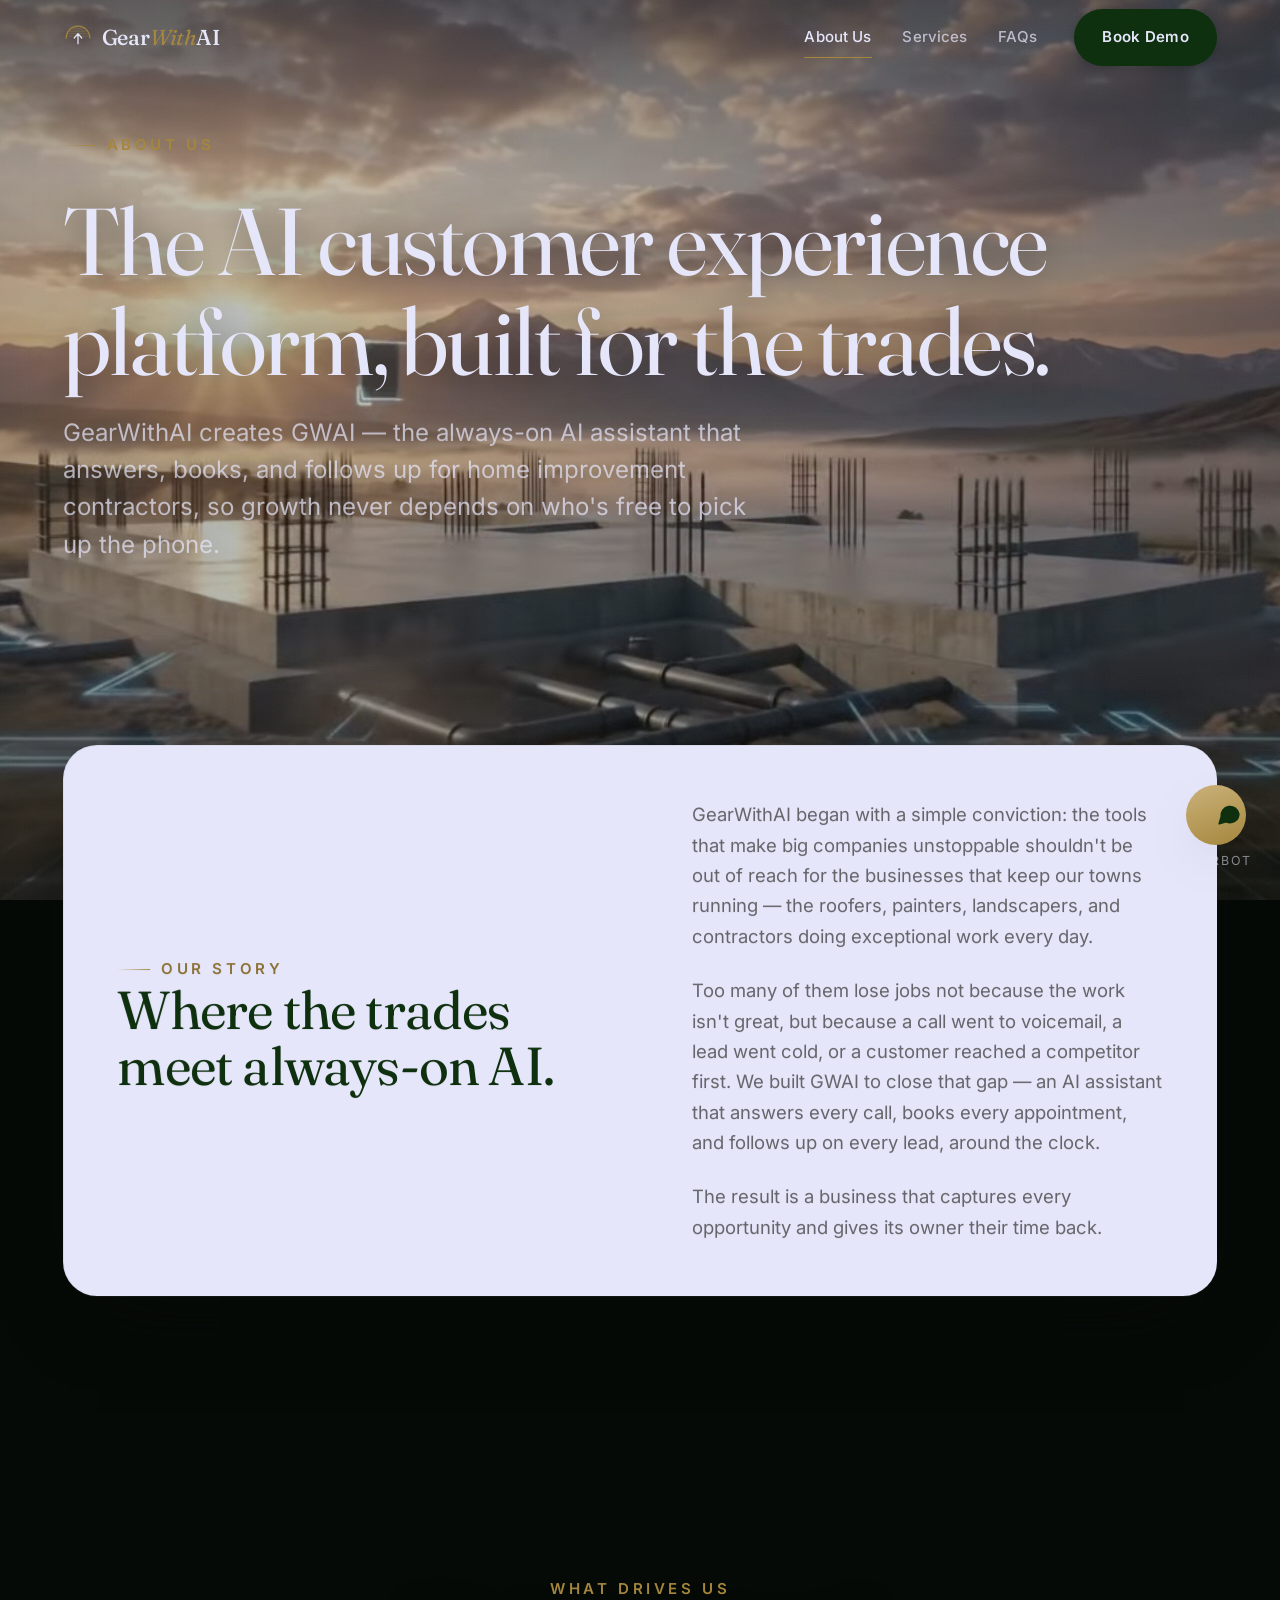
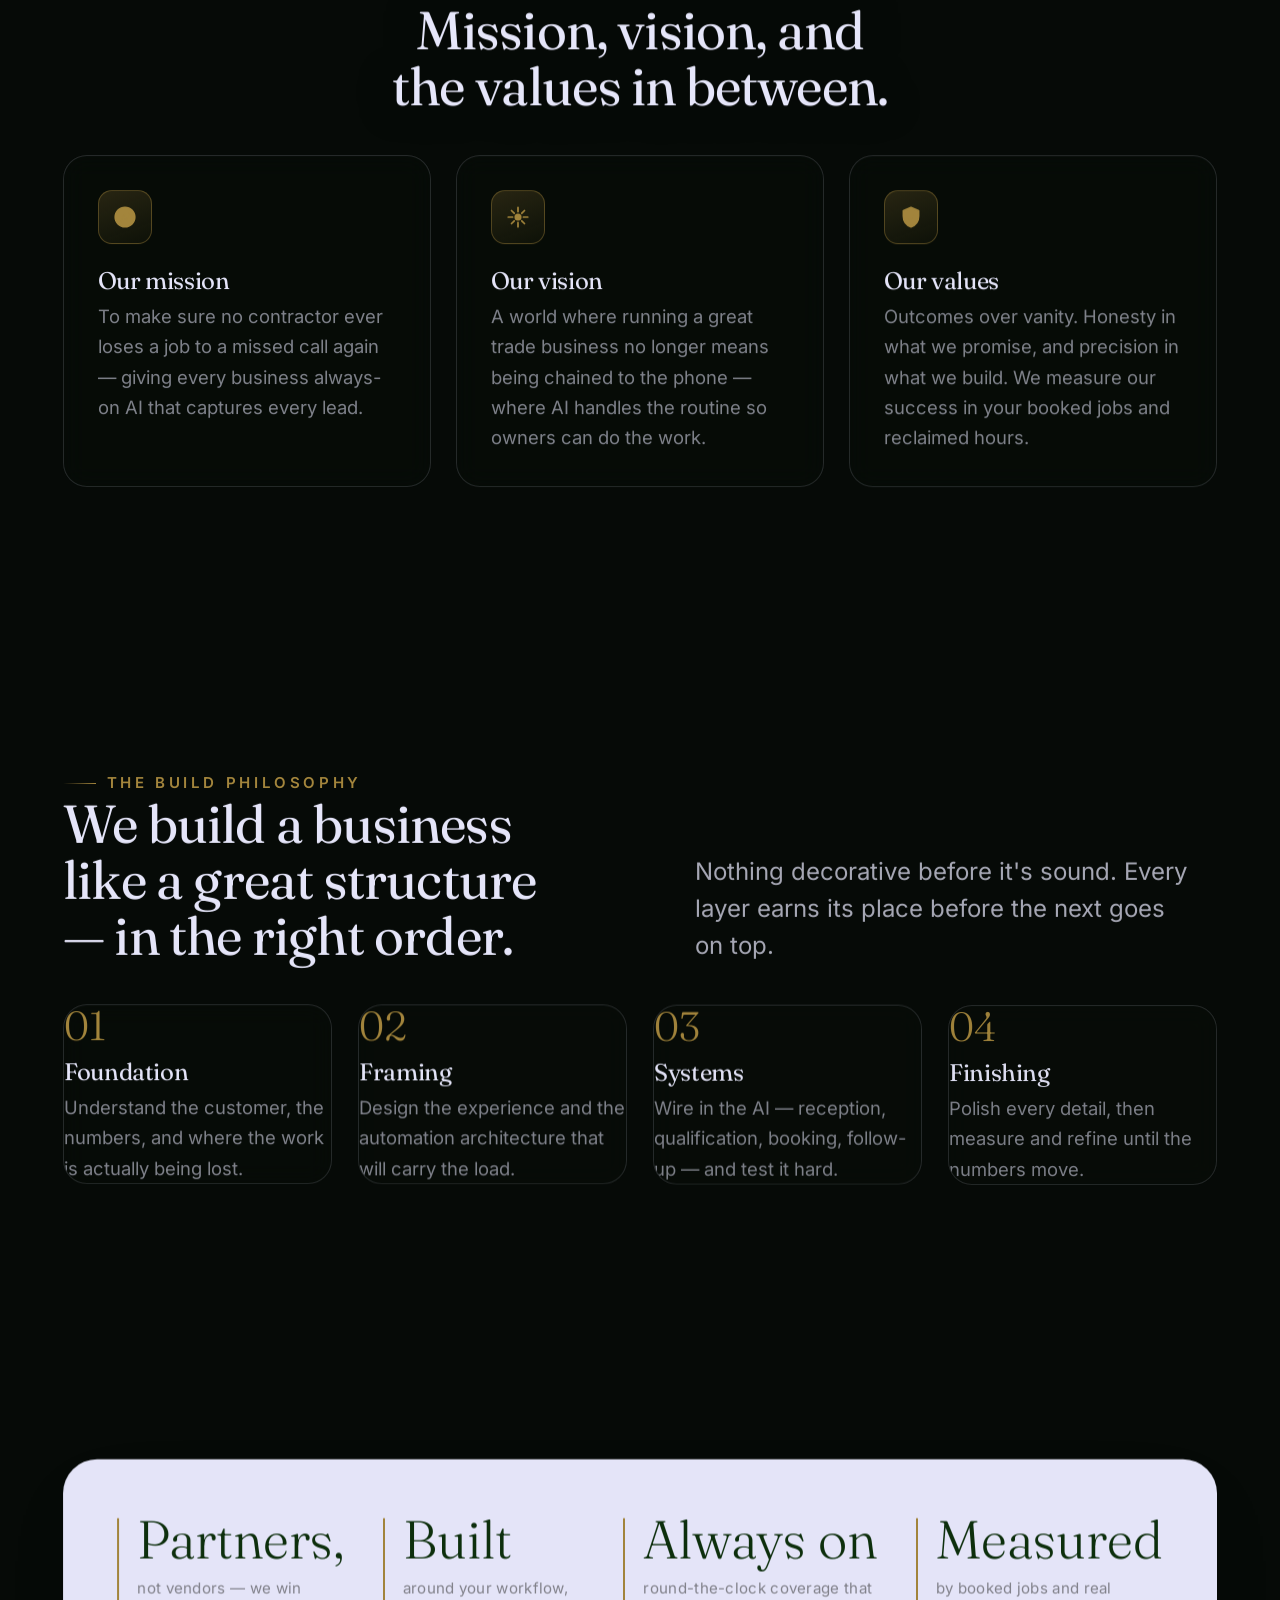
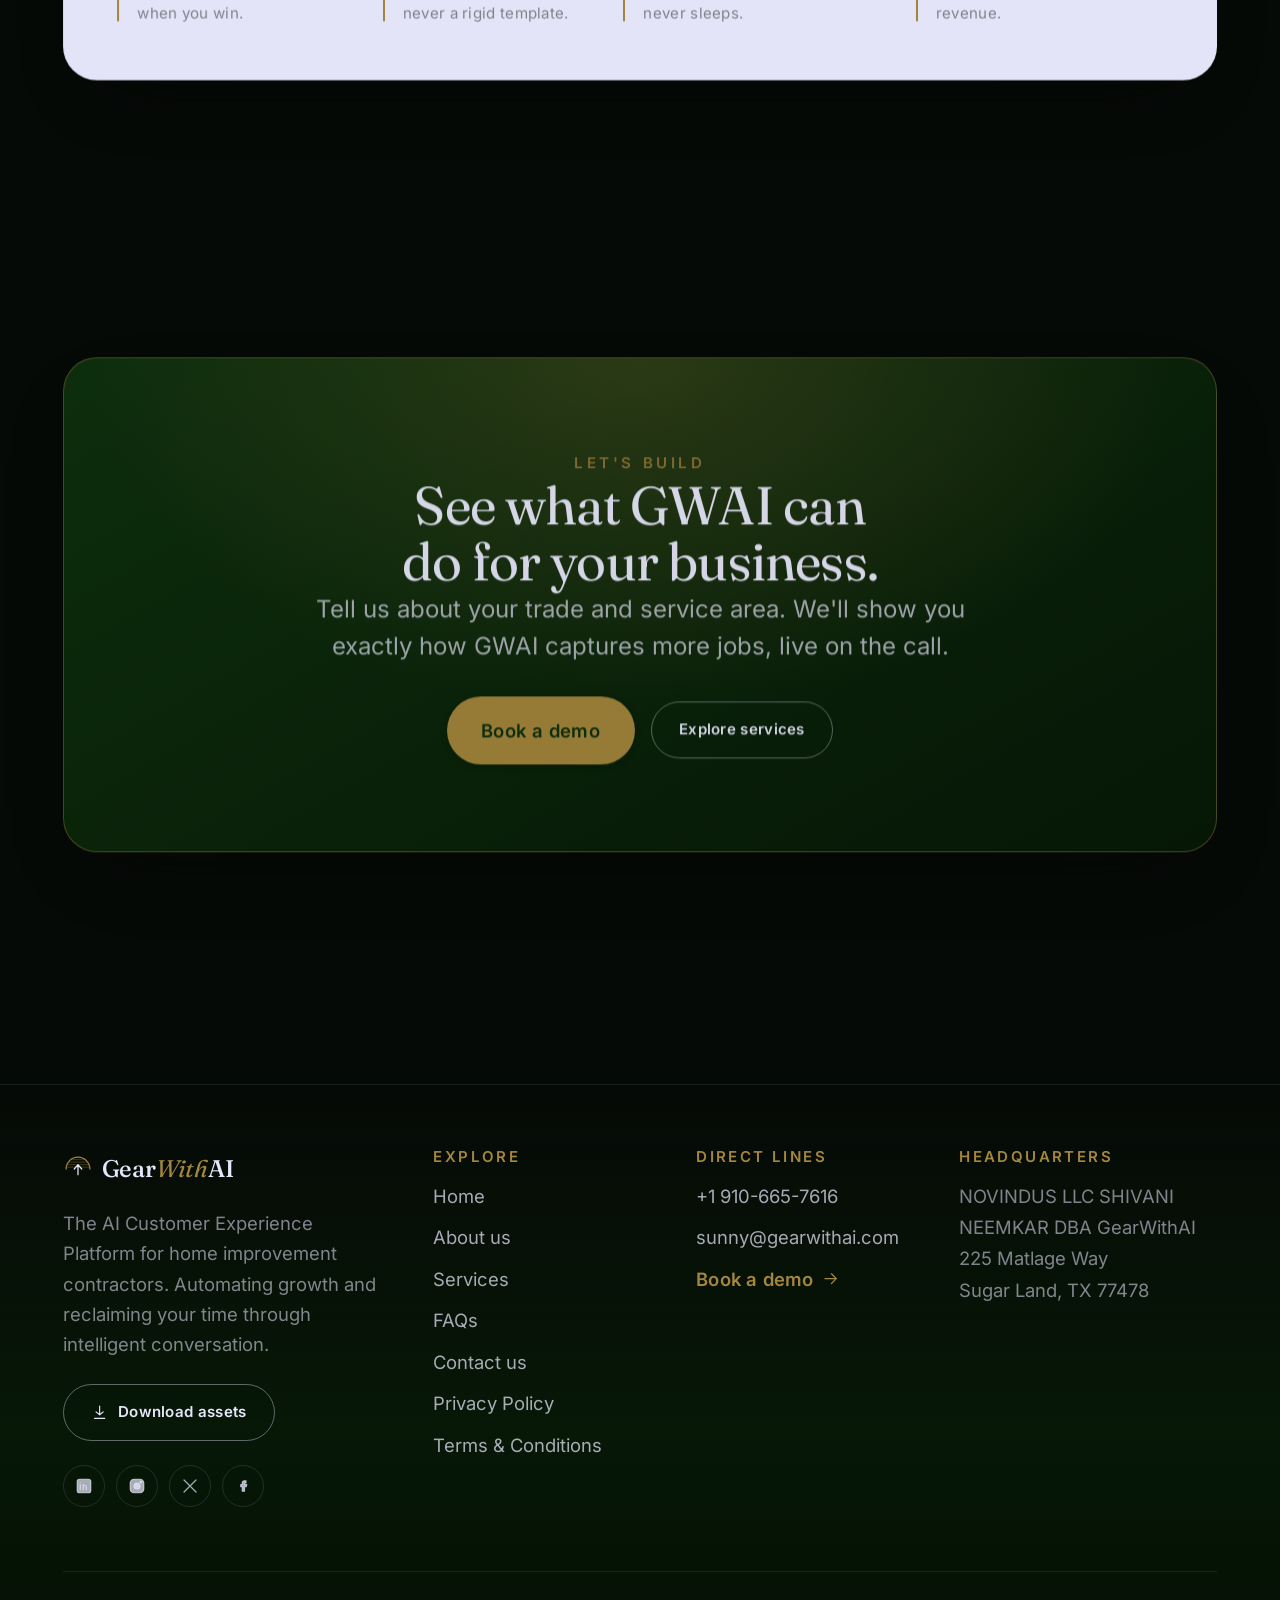
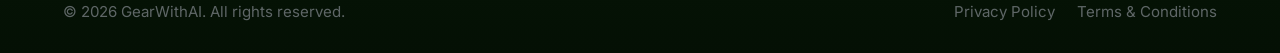
<file: about.html>
<!doctype html>
<html lang="en" class="no-js">
<head>
<meta charset="utf-8">
<meta name="viewport" content="width=device-width, initial-scale=1, viewport-fit=cover">
<title>About GearWithAI — The AI Assistant Built for Contractors</title>
<meta name="description" content="Meet GearWithAI, creators of GWAI: the always-on AI customer experience platform that answers calls, books appointments, and follows up for home improvement contractors.">
<link rel="canonical" href="https://gearwithai.com/about.html">
<meta name="theme-color" content="#0E300E">
<meta name="color-scheme" content="dark">
<meta name="author" content="GearWithAI">
<meta name="robots" content="index, follow, max-image-preview:large">
<meta property="og:type" content="website">
<meta property="og:site_name" content="GearWithAI">
<meta property="og:title" content="About GearWithAI — The AI Assistant Built for Contractors">
<meta property="og:description" content="Meet GearWithAI, creators of GWAI: the always-on AI customer experience platform that answers calls, books appointments, and follows up for home improvement contractors.">
<meta property="og:url" content="https://gearwithai.com/about.html">
<meta property="og:image" content="https://gearwithai.com/assets/img/poster.jpg">
<meta name="twitter:card" content="summary_large_image">
<meta name="twitter:title" content="About GearWithAI — The AI Assistant Built for Contractors">
<meta name="twitter:description" content="Meet GearWithAI, creators of GWAI: the always-on AI customer experience platform that answers calls, books appointments, and follows up for home improvement contractors.">
<meta name="twitter:image" content="https://gearwithai.com/assets/img/poster.jpg">
<link rel="icon" href="assets/img/favicon.svg" type="image/svg+xml">
<link rel="apple-touch-icon" href="assets/img/apple-touch-icon.png">
<link rel="preload" as="font" type="font/woff2" href="assets/fonts/inter-400-latin.woff2" crossorigin>
<link rel="preload" as="font" type="font/woff2" href="assets/fonts/inter-600-latin.woff2" crossorigin>
<link rel="preload" as="font" type="font/woff2" href="assets/fonts/fraunces-600-latin.woff2" crossorigin>
<link rel="stylesheet" href="assets/fonts/fonts.css">
<link rel="stylesheet" href="css/style.css">
<script>document.documentElement.classList.remove('no-js');document.documentElement.classList.add('js');</script>

</head>
<body class="about">
<a class="skip-link" href="#main">Skip to content</a>

<div class="stage" aria-hidden="true">
  <video class="stage__video" poster="assets/img/poster.jpg"
         autoplay muted loop playsinline preload="auto" disablepictureinpicture
         disableremoteplayback x-webkit-airplay="deny">
    <source src="assets/video/cinematic.webm" type="video/webm">
    <source src="assets/video/cinematic.mp4" type="video/mp4">
  </video>
  <div class="stage__overlay"></div>
  <div class="stage__grain"></div>
  <div class="stage__scrim"></div>
</div>

<div class="scroll-progress" aria-hidden="true"><span></span></div>

<header class="nav" role="banner">
  <div class="nav__inner">
    <a class="brand" href="index.html" aria-label="GearWithAI — home"><span class="gmark" aria-hidden="true"><svg viewBox="0 0 48 48" fill="none"><defs><clipPath id="gwc1"><path d="M5 24 A19 19 0 0 1 43 24 Z"/></clipPath></defs><g class="gmark__spin"><g clip-path="url(#gwc1)" stroke="#A4863D" stroke-width="1.1" opacity="0.5"><line x1="5" y1="9" x2="43" y2="9"/><line x1="5" y1="13" x2="43" y2="13"/><line x1="5" y1="17" x2="43" y2="17"/><line x1="5" y1="21" x2="43" y2="21"/></g><path d="M5 24 A19 19 0 0 1 43 24" stroke="#A4863D" stroke-width="2" stroke-linecap="round"/></g><path class="gmark__arrow" d="M24 33 V18 M18 24 L24 17 L30 24" stroke="#E6E6FA" stroke-width="2" stroke-linecap="round" stroke-linejoin="round"/></svg></span><span>Gear<span class="ai">With</span>AI</span></a>
    <nav class="nav__links" aria-label="Primary">
      <a class="nav__link" href="about.html">About Us</a>
      <a class="nav__link" href="services.html">Services</a>
      <a class="nav__link" href="faqs.html">FAQs</a>
      <a class="btn btn--primary nav__cta" href="contact.html">Book Demo</a>
    </nav>
    <button class="nav__toggle" type="button" aria-label="Open menu" aria-expanded="false" aria-controls="menu"><span></span></button>
  </div>
</header>

<main id="main" class="page">

  <section class="page-hero">
    <div class="container">
      <p class="eyebrow" data-reveal="fade">About Us</p>
      <h1 data-split data-split-delay="0.1">The AI customer experience platform, built for the trades.</h1>
      <p class="lede" data-reveal="up" data-delay="0.15">GearWithAI creates GWAI &mdash; the always-on AI assistant that answers, books, and follows up for home improvement contractors, so growth never depends on who's free to pick up the phone.</p>
    </div>
  </section>
  <section class="section">
    <div class="container">
      <div class="panel" data-reveal="up">
        <div class="split">
          <div>
            <p class="eyebrow">Our story</p>
            <h2>Where the trades meet always-on AI.</h2>
          </div>
          <div class="stack">
            <p>GearWithAI began with a simple conviction: the tools that make big companies unstoppable shouldn't be out of reach for the businesses that keep our towns running &mdash; the roofers, painters, landscapers, and contractors doing exceptional work every day.</p>
            <p>Too many of them lose jobs not because the work isn't great, but because a call went to voicemail, a lead went cold, or a customer reached a competitor first. We built GWAI to close that gap &mdash; an AI assistant that answers every call, books every appointment, and follows up on every lead, around the clock.</p>
            <p>The result is a business that captures every opportunity and gives its owner their time back.</p>
          </div>
        </div>
      </div>
    </div>
  </section>

  <section class="section" aria-labelledby="mvv">
    <div class="container">
      <div class="center" style="max-width:620px;margin-inline:auto;margin-bottom:2.5rem">
        <p class="eyebrow center" data-reveal="fade">What drives us</p>
        <h2 id="mvv" data-reveal="up">Mission, vision, and the values in between.</h2>
      </div>
      <div class="grid grid-3">
        <article class="card" data-reveal="up"><div class="card__icon"><svg class="" width="1em" height="1em" viewBox="0 0 24 24" fill="currentColor" stroke="currentColor" stroke-width="1.6" stroke-linecap="round" stroke-linejoin="round" aria-hidden="true" focusable="false"><circle cx="12" cy="12" r="9"/><path d="M15.5 8.5l-2 5-5 2 2-5z"/></svg></div><h3>Our mission</h3><p>To make sure no contractor ever loses a job to a missed call again &mdash; giving every business always-on AI that captures every lead.</p></article>
        <article class="card" data-reveal="up" data-delay="0.05"><div class="card__icon"><svg class="" width="1em" height="1em" viewBox="0 0 24 24" fill="currentColor" stroke="currentColor" stroke-width="1.6" stroke-linecap="round" stroke-linejoin="round" aria-hidden="true" focusable="false"><path d="M12 3v4M12 17v4M3 12h4M17 12h4M6 6l2.5 2.5M15.5 15.5L18 18M18 6l-2.5 2.5M8.5 15.5L6 18"/><circle cx="12" cy="12" r="2.5"/></svg></div><h3>Our vision</h3><p>A world where running a great trade business no longer means being chained to the phone &mdash; where AI handles the routine so owners can do the work.</p></article>
        <article class="card" data-reveal="up" data-delay="0.1"><div class="card__icon"><svg class="" width="1em" height="1em" viewBox="0 0 24 24" fill="currentColor" stroke="currentColor" stroke-width="1.6" stroke-linecap="round" stroke-linejoin="round" aria-hidden="true" focusable="false"><path d="M12 3l7 3v5c0 5-3.5 8.5-7 10-3.5-1.5-7-5-7-10V6z"/><path d="M9 12l2 2 4-4.5" fill="none"/></svg></div><h3>Our values</h3><p>Outcomes over vanity. Honesty in what we promise, and precision in what we build. We measure our success in your booked jobs and reclaimed hours.</p></article>
      </div>
    </div>
  </section>

  <section class="section" aria-labelledby="approach">
    <div class="container">
      <div class="split" style="margin-bottom:2.5rem;align-items:flex-end">
        <div>
          <p class="eyebrow" data-reveal="fade">The build philosophy</p>
          <h2 id="approach" data-reveal="up">We build a business like a great structure &mdash; in the right order.</h2>
        </div>
        <p class="lede" data-reveal="up">Nothing decorative before it's sound. Every layer earns its place before the next goes on top.</p>
      </div>
      <div class="steps">
        <div class="step-card" data-reveal="up"><div class="step-card__n">01</div><h3>Foundation</h3><p>Understand the customer, the numbers, and where the work is actually being lost.</p></div>
        <div class="step-card" data-reveal="up" data-delay="0.05"><div class="step-card__n">02</div><h3>Framing</h3><p>Design the experience and the automation architecture that will carry the load.</p></div>
        <div class="step-card" data-reveal="up" data-delay="0.1"><div class="step-card__n">03</div><h3>Systems</h3><p>Wire in the AI &mdash; reception, qualification, booking, follow-up &mdash; and test it hard.</p></div>
        <div class="step-card" data-reveal="up" data-delay="0.15"><div class="step-card__n">04</div><h3>Finishing</h3><p>Polish every detail, then measure and refine until the numbers move.</p></div>
      </div>
    </div>
  </section>

  <section class="section" aria-label="Principles">
    <div class="container">
      <div class="panel" data-reveal="up">
        <div class="stats">
          <div class="stat"><div class="stat__num">Partners,</div><div class="stat__label">not vendors &mdash; we win when you win.</div></div>
          <div class="stat"><div class="stat__num">Built</div><div class="stat__label">around your workflow, never a rigid template.</div></div>
          <div class="stat"><div class="stat__num">Always&nbsp;on</div><div class="stat__label">round-the-clock coverage that never sleeps.</div></div>
          <div class="stat"><div class="stat__num">Measured</div><div class="stat__label">by booked jobs and real revenue.</div></div>
        </div>
      </div>
    </div>
  </section>

  
  <section class="section cta-band">
    <div class="container">
      <div class="panel" data-reveal="up">
        <p class="eyebrow center" data-reveal="fade">Let's build</p>
        <h2 data-reveal="up">See what GWAI can do for your business.</h2>
        <p class="lede" data-reveal="up">Tell us about your trade and service area. We'll show you exactly how GWAI captures more jobs, live on the call.</p>
        <div class="btn-row" data-reveal="up" style="margin-top:2rem">
          <a class="btn btn--gold btn--lg" href="contact.html" data-magnetic>Book a demo</a>
          <a class="btn btn--ghost" href="services.html">Explore services</a>
        </div>
        
      </div>
    </div>
  </section>

</main>

<footer class="footer" role="contentinfo">
  <div class="container">
    <div class="footer__top">
      <div class="footer__brand">
        <a class="brand" href="index.html" aria-label="GearWithAI — home"><span class="gmark" aria-hidden="true"><svg viewBox="0 0 48 48" fill="none"><defs><clipPath id="gwc2"><path d="M5 24 A19 19 0 0 1 43 24 Z"/></clipPath></defs><g class="gmark__spin"><g clip-path="url(#gwc2)" stroke="#A4863D" stroke-width="1.1" opacity="0.5"><line x1="5" y1="9" x2="43" y2="9"/><line x1="5" y1="13" x2="43" y2="13"/><line x1="5" y1="17" x2="43" y2="17"/><line x1="5" y1="21" x2="43" y2="21"/></g><path d="M5 24 A19 19 0 0 1 43 24" stroke="#A4863D" stroke-width="2" stroke-linecap="round"/></g><path class="gmark__arrow" d="M24 33 V18 M18 24 L24 17 L30 24" stroke="#E6E6FA" stroke-width="2" stroke-linecap="round" stroke-linejoin="round"/></svg></span><span>Gear<span class="ai">With</span>AI</span></a>
        <p class="footer__tag">The AI Customer Experience Platform for home improvement contractors. Automating growth and reclaiming your time through intelligent conversation.</p>
        <a class="btn btn--ghost" href="mailto:sunny@gearwithai.com?subject=GearWithAI%20media%20kit%20request" style="margin-top:1.5rem"><svg class="" width="1em" height="1em" viewBox="0 0 24 24" fill="currentColor" stroke="currentColor" stroke-width="1.6" stroke-linecap="round" stroke-linejoin="round" aria-hidden="true" focusable="false"><path d="M12 3v12M7 11l5 4 5-4M5 20h14" fill="none"/></svg> Download assets</a>
        <div class="socials" style="margin-top:1.5rem">
          <a class="social" href="https://www.linkedin.com/company/gearwithai" target="_blank" rel="noopener" aria-label="GearWithAI on LinkedIn"><svg class="" width="1em" height="1em" viewBox="0 0 24 24" fill="currentColor" stroke="currentColor" stroke-width="1.6" stroke-linecap="round" stroke-linejoin="round" aria-hidden="true" focusable="false"><rect x="3" y="3" width="18" height="18" rx="3"/><path d="M7 10v7M7 7v.01M11 17v-4a2 2 0 0 1 4 0v4M11 10v7" fill="none"/></svg></a>
          <a class="social" href="https://www.instagram.com/gearwithai" target="_blank" rel="noopener" aria-label="GearWithAI on Instagram"><svg class="" width="1em" height="1em" viewBox="0 0 24 24" fill="currentColor" stroke="currentColor" stroke-width="1.6" stroke-linecap="round" stroke-linejoin="round" aria-hidden="true" focusable="false"><rect x="3" y="3" width="18" height="18" rx="5"/><circle cx="12" cy="12" r="4"/><circle cx="17.2" cy="6.8" r="1"/></svg></a>
          <a class="social" href="https://x.com/gearwithai" target="_blank" rel="noopener" aria-label="GearWithAI on X"><svg class="" width="1em" height="1em" viewBox="0 0 24 24" fill="currentColor" stroke="currentColor" stroke-width="1.6" stroke-linecap="round" stroke-linejoin="round" aria-hidden="true" focusable="false"><path d="M4 4l16 16M20 4L4 20" fill="none"/></svg></a>
          <a class="social" href="https://www.facebook.com/gearwithai" target="_blank" rel="noopener" aria-label="GearWithAI on Facebook"><svg class="" width="1em" height="1em" viewBox="0 0 24 24" fill="currentColor" stroke="currentColor" stroke-width="1.6" stroke-linecap="round" stroke-linejoin="round" aria-hidden="true" focusable="false"><path d="M14 8h2V5h-2a3 3 0 0 0-3 3v2H9v3h2v6h3v-6h2.2l.8-3H14V8.5c0-.4.3-.5.6-.5z"/></svg></a>
        </div>
      </div>
      <div class="footer__col">
        <h4>Explore</h4>
        <ul>
          <li><a href="index.html">Home</a></li>
          <li><a href="about.html">About us</a></li>
          <li><a href="services.html">Services</a></li>
          <li><a href="faqs.html">FAQs</a></li>
          <li><a href="contact.html">Contact us</a></li>
          <li><a href="privacy.html">Privacy Policy</a></li>
          <li><a href="terms.html">Terms &amp; Conditions</a></li>
        </ul>
      </div>
      <div class="footer__col">
        <h4>Direct lines</h4>
        <ul>
          <li><a href="tel:+19106657616">+1 910-665-7616</a></li>
          <li><a href="mailto:sunny@gearwithai.com">sunny@gearwithai.com</a></li>
          <li><a class="link-arrow" href="contact.html" style="color:var(--gold)">Book a demo <svg class="" width="1em" height="1em" viewBox="0 0 24 24" fill="none" stroke="currentColor" stroke-width="1.6" stroke-linecap="round" stroke-linejoin="round" aria-hidden="true" focusable="false"><path d="M5 12h14M13 6l6 6-6 6" fill="none"/></svg></a></li>
        </ul>
      </div>
      <div class="footer__col">
        <h4>Headquarters</h4>
        <address class="footer__address">
          NOVINDUS LLC SHIVANI NEEMKAR DBA GearWithAI<br>
          225 Matlage Way<br>
          Sugar Land, TX 77478
        </address>
      </div>
    </div>
    <div class="footer__bottom">
      <p>&copy; <span data-year>2026</span> GearWithAI. All rights reserved.</p>
      <div class="footer__legal">
        <a href="privacy.html">Privacy Policy</a>
        <a href="terms.html">Terms &amp; Conditions</a>
      </div>
    </div>
  </div>
</footer>


<div class="gearbot" data-gearbot>
  <div class="gearbot__panel" id="gearbot-panel" role="dialog" aria-label="Chat with GearBot" aria-modal="false" hidden>
    <div class="gearbot__head">
      <span class="gearbot__id">
        <span class="gearbot__avatar"><svg class="" width="1em" height="1em" viewBox="0 0 24 24" fill="currentColor" stroke="currentColor" stroke-width="1.6" stroke-linecap="round" stroke-linejoin="round" aria-hidden="true" focusable="false"><path d="M12 3v4M12 17v4M3 12h4M17 12h4M6 6l2.5 2.5M15.5 15.5L18 18M18 6l-2.5 2.5M8.5 15.5L6 18"/><circle cx="12" cy="12" r="2.5"/></svg></span>
        <span class="gearbot__meta">
          <span class="gearbot__name">GearBot</span>
          <span class="gearbot__status"><i></i> Online &middot; replies instantly</span>
        </span>
      </span>
      <button class="gearbot__close" type="button" aria-label="Close chat"><svg class="" width="1em" height="1em" viewBox="0 0 24 24" fill="currentColor" stroke="currentColor" stroke-width="1.6" stroke-linecap="round" stroke-linejoin="round" aria-hidden="true" focusable="false"><path d="M4 4l16 16M20 4L4 20" fill="none"/></svg></button>
    </div>
    <div class="gearbot__body" id="gearbot-log" role="log" aria-live="polite">
      <div class="gearbot__msg gearbot__msg--bot">Hi, I'm GearBot &mdash; the AI assistant from GearWithAI. I can explain how GWAI answers calls, books jobs, and follows up 24/7. What would you like to know?</div>
      <div class="gearbot__chips" data-gearbot-chips>
        <button type="button" class="gearbot__chip">How does GWAI work?</button>
        <button type="button" class="gearbot__chip">What does it cost?</button>
        <button type="button" class="gearbot__chip">Book a demo</button>
      </div>
    </div>
    <form class="gearbot__input" data-gearbot-form>
      <input type="text" name="q" placeholder="Ask GearBot anything&hellip;" aria-label="Message GearBot" autocomplete="off">
      <button type="submit" aria-label="Send message"><svg class="" width="1em" height="1em" viewBox="0 0 24 24" fill="none" stroke="currentColor" stroke-width="1.6" stroke-linecap="round" stroke-linejoin="round" aria-hidden="true" focusable="false"><path d="M5 12h14M13 6l6 6-6 6" fill="none"/></svg></button>
    </form>
  </div>
  <button class="gearbot__launch" type="button" aria-expanded="false" aria-controls="gearbot-panel" aria-label="Open GearBot chat">
    <span class="gearbot__launch-open"><svg class="" width="1em" height="1em" viewBox="0 0 24 24" fill="currentColor" stroke="currentColor" stroke-width="1.6" stroke-linecap="round" stroke-linejoin="round" aria-hidden="true" focusable="false"><path d="M21 12a8 8 0 0 1-11.6 7.1L3 21l1.9-6.4A8 8 0 1 1 21 12z"/><circle cx="9" cy="12" r="1"/><circle cx="12" cy="12" r="1"/><circle cx="15" cy="12" r="1"/></svg></span>
    <span class="gearbot__launch-close"><svg class="" width="1em" height="1em" viewBox="0 0 24 24" fill="currentColor" stroke="currentColor" stroke-width="1.6" stroke-linecap="round" stroke-linejoin="round" aria-hidden="true" focusable="false"><path d="M4 4l16 16M20 4L4 20" fill="none"/></svg></span>
  </button>
  <span class="gearbot__label">GearBot</span>
</div>

<script defer src="assets/js/gsap.min.js"></script>
<script defer src="assets/js/ScrollTrigger.min.js"></script>
<script defer src="assets/js/SplitText.min.js"></script>
<script defer src="assets/js/lenis.min.js"></script>
<script defer src="js/app.js"></script>
</body>
</html>
</file>
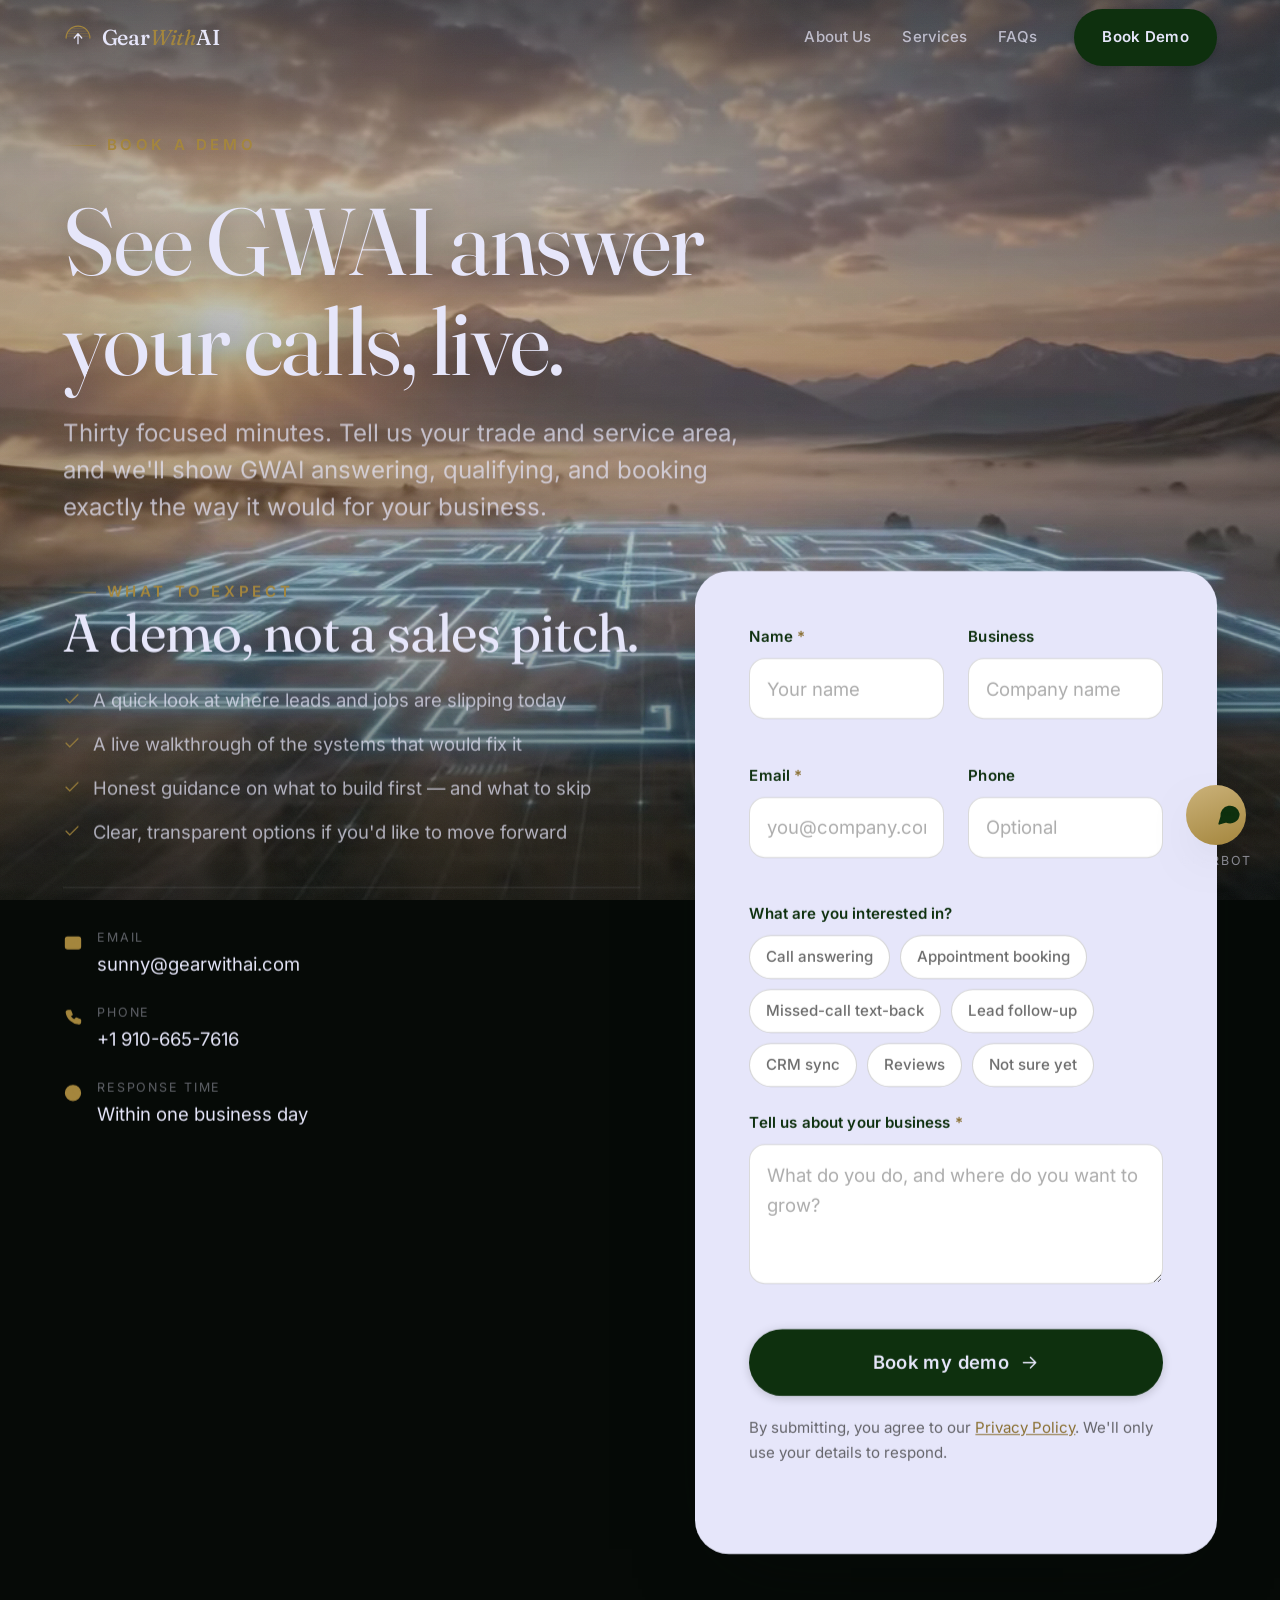
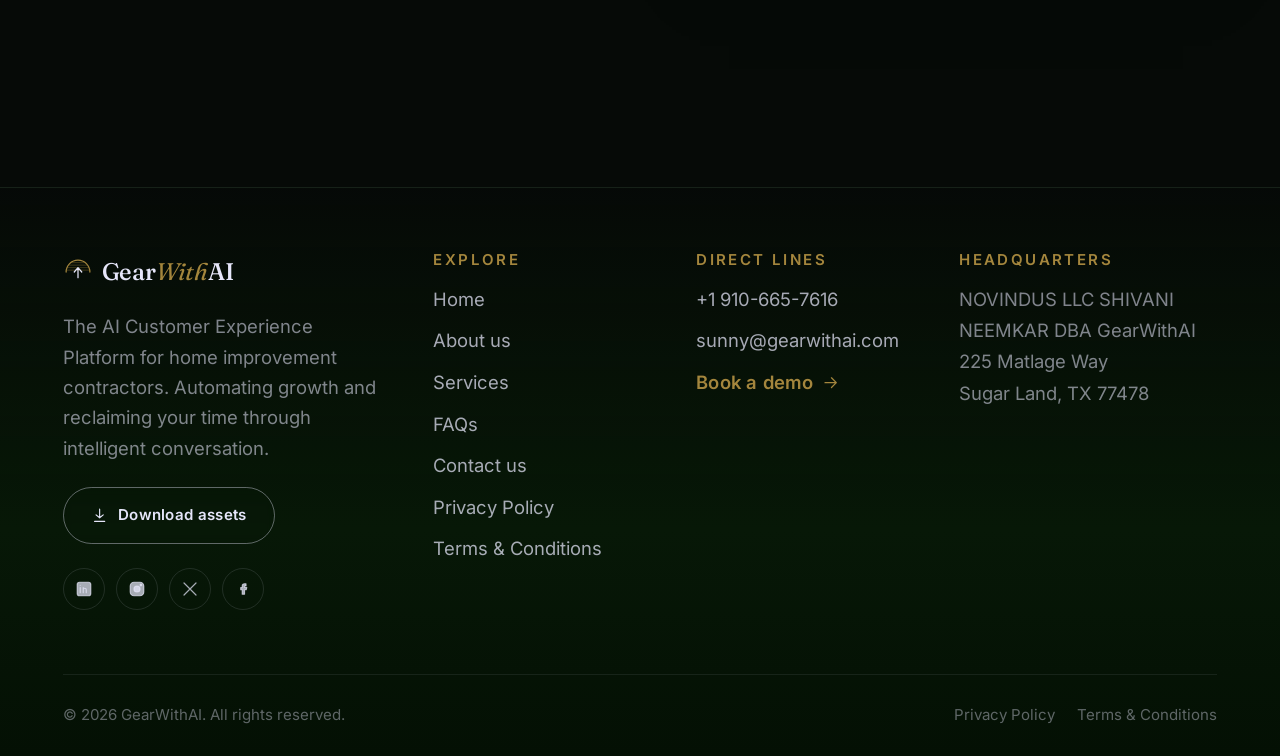
<file: contact.html>
<!doctype html>
<html lang="en" class="no-js">
<head>
<meta charset="utf-8">
<meta name="viewport" content="width=device-width, initial-scale=1, viewport-fit=cover">
<title>Book a Demo — GearWithAI</title>
<meta name="description" content="Book a 30-minute demo with GearWithAI. See how AI websites and automation can capture more leads and book more jobs for your business.">
<link rel="canonical" href="https://gearwithai.com/contact.html">
<meta name="theme-color" content="#0E300E">
<meta name="color-scheme" content="dark">
<meta name="author" content="GearWithAI">
<meta name="robots" content="index, follow, max-image-preview:large">
<meta property="og:type" content="website">
<meta property="og:site_name" content="GearWithAI">
<meta property="og:title" content="Book a Demo — GearWithAI">
<meta property="og:description" content="Book a 30-minute demo with GearWithAI. See how AI websites and automation can capture more leads and book more jobs for your business.">
<meta property="og:url" content="https://gearwithai.com/contact.html">
<meta property="og:image" content="https://gearwithai.com/assets/img/poster.jpg">
<meta name="twitter:card" content="summary_large_image">
<meta name="twitter:title" content="Book a Demo — GearWithAI">
<meta name="twitter:description" content="Book a 30-minute demo with GearWithAI. See how AI websites and automation can capture more leads and book more jobs for your business.">
<meta name="twitter:image" content="https://gearwithai.com/assets/img/poster.jpg">
<link rel="icon" href="assets/img/favicon.svg" type="image/svg+xml">
<link rel="apple-touch-icon" href="assets/img/apple-touch-icon.png">
<link rel="preload" as="font" type="font/woff2" href="assets/fonts/inter-400-latin.woff2" crossorigin>
<link rel="preload" as="font" type="font/woff2" href="assets/fonts/inter-600-latin.woff2" crossorigin>
<link rel="preload" as="font" type="font/woff2" href="assets/fonts/fraunces-600-latin.woff2" crossorigin>
<link rel="stylesheet" href="assets/fonts/fonts.css">
<link rel="stylesheet" href="css/style.css">
<script>document.documentElement.classList.remove('no-js');document.documentElement.classList.add('js');</script>

</head>
<body class="contact">
<a class="skip-link" href="#main">Skip to content</a>

<div class="stage" aria-hidden="true">
  <video class="stage__video" poster="assets/img/poster.jpg"
         autoplay muted loop playsinline preload="auto" disablepictureinpicture
         disableremoteplayback x-webkit-airplay="deny">
    <source src="assets/video/cinematic.webm" type="video/webm">
    <source src="assets/video/cinematic.mp4" type="video/mp4">
  </video>
  <div class="stage__overlay"></div>
  <div class="stage__grain"></div>
  <div class="stage__scrim"></div>
</div>

<div class="scroll-progress" aria-hidden="true"><span></span></div>

<header class="nav" role="banner">
  <div class="nav__inner">
    <a class="brand" href="index.html" aria-label="GearWithAI — home"><span class="gmark" aria-hidden="true"><svg viewBox="0 0 48 48" fill="none"><defs><clipPath id="gwc1"><path d="M5 24 A19 19 0 0 1 43 24 Z"/></clipPath></defs><g class="gmark__spin"><g clip-path="url(#gwc1)" stroke="#A4863D" stroke-width="1.1" opacity="0.5"><line x1="5" y1="9" x2="43" y2="9"/><line x1="5" y1="13" x2="43" y2="13"/><line x1="5" y1="17" x2="43" y2="17"/><line x1="5" y1="21" x2="43" y2="21"/></g><path d="M5 24 A19 19 0 0 1 43 24" stroke="#A4863D" stroke-width="2" stroke-linecap="round"/></g><path class="gmark__arrow" d="M24 33 V18 M18 24 L24 17 L30 24" stroke="#E6E6FA" stroke-width="2" stroke-linecap="round" stroke-linejoin="round"/></svg></span><span>Gear<span class="ai">With</span>AI</span></a>
    <nav class="nav__links" aria-label="Primary">
      <a class="nav__link" href="about.html">About Us</a>
      <a class="nav__link" href="services.html">Services</a>
      <a class="nav__link" href="faqs.html">FAQs</a>
      <a class="btn btn--primary nav__cta" href="contact.html">Book Demo</a>
    </nav>
    <button class="nav__toggle" type="button" aria-label="Open menu" aria-expanded="false" aria-controls="menu"><span></span></button>
  </div>
</header>

<main id="main" class="page">

  <section class="page-hero">
    <div class="container">
      <p class="eyebrow" data-reveal="fade">Book a Demo</p>
      <h1 data-split data-split-delay="0.1">See GWAI answer your calls, live.</h1>
      <p class="lede" data-reveal="up" data-delay="0.15">Thirty focused minutes. Tell us your trade and service area, and we'll show GWAI answering, qualifying, and booking exactly the way it would for your business.</p>
    </div>
  </section>
  <section class="section" style="padding-top:0">
    <div class="container">
      <div class="split" style="align-items:stretch">
        <div class="stack" data-reveal="up">
          <div>
            <p class="eyebrow">What to expect</p>
            <h2>A demo, not a sales pitch.</h2>
          </div>
          <ul class="check-list">
            <li><svg class="" width="1em" height="1em" viewBox="0 0 24 24" fill="none" stroke="currentColor" stroke-width="1.6" stroke-linecap="round" stroke-linejoin="round" aria-hidden="true" focusable="false"><path d="M20 6L9 17l-5-5" fill="none"/></svg><span>A quick look at where leads and jobs are slipping today</span></li>
            <li><svg class="" width="1em" height="1em" viewBox="0 0 24 24" fill="none" stroke="currentColor" stroke-width="1.6" stroke-linecap="round" stroke-linejoin="round" aria-hidden="true" focusable="false"><path d="M20 6L9 17l-5-5" fill="none"/></svg><span>A live walkthrough of the systems that would fix it</span></li>
            <li><svg class="" width="1em" height="1em" viewBox="0 0 24 24" fill="none" stroke="currentColor" stroke-width="1.6" stroke-linecap="round" stroke-linejoin="round" aria-hidden="true" focusable="false"><path d="M20 6L9 17l-5-5" fill="none"/></svg><span>Honest guidance on what to build first &mdash; and what to skip</span></li>
            <li><svg class="" width="1em" height="1em" viewBox="0 0 24 24" fill="none" stroke="currentColor" stroke-width="1.6" stroke-linecap="round" stroke-linejoin="round" aria-hidden="true" focusable="false"><path d="M20 6L9 17l-5-5" fill="none"/></svg><span>Clear, transparent options if you'd like to move forward</span></li>
          </ul>
          <hr class="divider">
          <div class="stack">
            <div class="contact-item"><svg class="" width="1em" height="1em" viewBox="0 0 24 24" fill="currentColor" stroke="currentColor" stroke-width="1.6" stroke-linecap="round" stroke-linejoin="round" aria-hidden="true" focusable="false"><rect x="3" y="5" width="18" height="14" rx="2.5"/><path d="M4 7l8 6 8-6" fill="none"/></svg><div><div class="label">Email</div><a class="value" href="mailto:sunny@gearwithai.com">sunny@gearwithai.com</a></div></div>
            <div class="contact-item"><svg class="" width="1em" height="1em" viewBox="0 0 24 24" fill="currentColor" stroke="currentColor" stroke-width="1.6" stroke-linecap="round" stroke-linejoin="round" aria-hidden="true" focusable="false"><path d="M6 3h3l2 5-2.5 1.5a11 11 0 0 0 5 5L16 12l5 2v3a2 2 0 0 1-2.2 2A16 16 0 0 1 4 5.2 2 2 0 0 1 6 3z"/></svg><div><div class="label">Phone</div><a class="value" href="tel:+19106657616">+1 910-665-7616</a></div></div>
            <div class="contact-item"><svg class="" width="1em" height="1em" viewBox="0 0 24 24" fill="currentColor" stroke="currentColor" stroke-width="1.6" stroke-linecap="round" stroke-linejoin="round" aria-hidden="true" focusable="false"><circle cx="12" cy="12" r="9"/><path d="M12 7v5l3.5 2" fill="none"/></svg><div><div class="label">Response time</div><span class="value">Within one business day</span></div></div>
          </div>
        </div>

        <div class="panel" data-reveal="up" data-delay="0.1">
          <form class="form" data-contact-form data-endpoint="" novalidate>
            <div class="field-grid">
              <div class="field">
                <label for="name">Name <span class="req" aria-hidden="true">*</span></label>
                <input id="name" name="name" type="text" autocomplete="name" required placeholder="Your name">
                <span class="error-msg" aria-live="polite"></span>
              </div>
              <div class="field">
                <label for="business">Business</label>
                <input id="business" name="business" type="text" autocomplete="organization" placeholder="Company name">
                <span class="error-msg" aria-live="polite"></span>
              </div>
            </div>
            <div class="field-grid">
              <div class="field">
                <label for="email">Email <span class="req" aria-hidden="true">*</span></label>
                <input id="email" name="email" type="email" autocomplete="email" required placeholder="you@company.com">
                <span class="error-msg" aria-live="polite"></span>
              </div>
              <div class="field">
                <label for="phone">Phone</label>
                <input id="phone" name="phone" type="tel" autocomplete="tel" placeholder="Optional">
                <span class="error-msg" aria-live="polite"></span>
              </div>
            </div>
            <div class="field full">
              <label id="svc-label">What are you interested in?</label>
              <div class="chips" role="group" aria-labelledby="svc-label"><button type="button" class="chip" aria-pressed="false">Call answering</button><button type="button" class="chip" aria-pressed="false">Appointment booking</button><button type="button" class="chip" aria-pressed="false">Missed-call text-back</button><button type="button" class="chip" aria-pressed="false">Lead follow-up</button><button type="button" class="chip" aria-pressed="false">CRM sync</button><button type="button" class="chip" aria-pressed="false">Reviews</button><button type="button" class="chip" aria-pressed="false">Not sure yet</button></div>
              <input type="hidden" name="service" value="">
            </div>
            <div class="field full">
              <label for="message">Tell us about your business <span class="req" aria-hidden="true">*</span></label>
              <textarea id="message" name="message" required placeholder="What do you do, and where do you want to grow?"></textarea>
              <span class="error-msg" aria-live="polite"></span>
            </div>
            <div class="field full">
              <button class="btn btn--primary btn--lg" type="submit" data-magnetic style="width:100%">Book my demo <svg class="" width="1em" height="1em" viewBox="0 0 24 24" fill="none" stroke="currentColor" stroke-width="1.6" stroke-linecap="round" stroke-linejoin="round" aria-hidden="true" focusable="false"><path d="M5 12h14M13 6l6 6-6 6" fill="none"/></svg></button>
              <p class="form__note" style="margin-top:0.75rem">By submitting, you agree to our <a href="privacy.html" style="color:var(--gold-600);text-decoration:underline">Privacy Policy</a>. We'll only use your details to respond.</p>
              <p class="form__status" role="status" aria-live="polite"></p>
            </div>
          </form>
        </div>
      </div>
    </div>
  </section>

</main>

<footer class="footer" role="contentinfo">
  <div class="container">
    <div class="footer__top">
      <div class="footer__brand">
        <a class="brand" href="index.html" aria-label="GearWithAI — home"><span class="gmark" aria-hidden="true"><svg viewBox="0 0 48 48" fill="none"><defs><clipPath id="gwc2"><path d="M5 24 A19 19 0 0 1 43 24 Z"/></clipPath></defs><g class="gmark__spin"><g clip-path="url(#gwc2)" stroke="#A4863D" stroke-width="1.1" opacity="0.5"><line x1="5" y1="9" x2="43" y2="9"/><line x1="5" y1="13" x2="43" y2="13"/><line x1="5" y1="17" x2="43" y2="17"/><line x1="5" y1="21" x2="43" y2="21"/></g><path d="M5 24 A19 19 0 0 1 43 24" stroke="#A4863D" stroke-width="2" stroke-linecap="round"/></g><path class="gmark__arrow" d="M24 33 V18 M18 24 L24 17 L30 24" stroke="#E6E6FA" stroke-width="2" stroke-linecap="round" stroke-linejoin="round"/></svg></span><span>Gear<span class="ai">With</span>AI</span></a>
        <p class="footer__tag">The AI Customer Experience Platform for home improvement contractors. Automating growth and reclaiming your time through intelligent conversation.</p>
        <a class="btn btn--ghost" href="mailto:sunny@gearwithai.com?subject=GearWithAI%20media%20kit%20request" style="margin-top:1.5rem"><svg class="" width="1em" height="1em" viewBox="0 0 24 24" fill="currentColor" stroke="currentColor" stroke-width="1.6" stroke-linecap="round" stroke-linejoin="round" aria-hidden="true" focusable="false"><path d="M12 3v12M7 11l5 4 5-4M5 20h14" fill="none"/></svg> Download assets</a>
        <div class="socials" style="margin-top:1.5rem">
          <a class="social" href="https://www.linkedin.com/company/gearwithai" target="_blank" rel="noopener" aria-label="GearWithAI on LinkedIn"><svg class="" width="1em" height="1em" viewBox="0 0 24 24" fill="currentColor" stroke="currentColor" stroke-width="1.6" stroke-linecap="round" stroke-linejoin="round" aria-hidden="true" focusable="false"><rect x="3" y="3" width="18" height="18" rx="3"/><path d="M7 10v7M7 7v.01M11 17v-4a2 2 0 0 1 4 0v4M11 10v7" fill="none"/></svg></a>
          <a class="social" href="https://www.instagram.com/gearwithai" target="_blank" rel="noopener" aria-label="GearWithAI on Instagram"><svg class="" width="1em" height="1em" viewBox="0 0 24 24" fill="currentColor" stroke="currentColor" stroke-width="1.6" stroke-linecap="round" stroke-linejoin="round" aria-hidden="true" focusable="false"><rect x="3" y="3" width="18" height="18" rx="5"/><circle cx="12" cy="12" r="4"/><circle cx="17.2" cy="6.8" r="1"/></svg></a>
          <a class="social" href="https://x.com/gearwithai" target="_blank" rel="noopener" aria-label="GearWithAI on X"><svg class="" width="1em" height="1em" viewBox="0 0 24 24" fill="currentColor" stroke="currentColor" stroke-width="1.6" stroke-linecap="round" stroke-linejoin="round" aria-hidden="true" focusable="false"><path d="M4 4l16 16M20 4L4 20" fill="none"/></svg></a>
          <a class="social" href="https://www.facebook.com/gearwithai" target="_blank" rel="noopener" aria-label="GearWithAI on Facebook"><svg class="" width="1em" height="1em" viewBox="0 0 24 24" fill="currentColor" stroke="currentColor" stroke-width="1.6" stroke-linecap="round" stroke-linejoin="round" aria-hidden="true" focusable="false"><path d="M14 8h2V5h-2a3 3 0 0 0-3 3v2H9v3h2v6h3v-6h2.2l.8-3H14V8.5c0-.4.3-.5.6-.5z"/></svg></a>
        </div>
      </div>
      <div class="footer__col">
        <h4>Explore</h4>
        <ul>
          <li><a href="index.html">Home</a></li>
          <li><a href="about.html">About us</a></li>
          <li><a href="services.html">Services</a></li>
          <li><a href="faqs.html">FAQs</a></li>
          <li><a href="contact.html">Contact us</a></li>
          <li><a href="privacy.html">Privacy Policy</a></li>
          <li><a href="terms.html">Terms &amp; Conditions</a></li>
        </ul>
      </div>
      <div class="footer__col">
        <h4>Direct lines</h4>
        <ul>
          <li><a href="tel:+19106657616">+1 910-665-7616</a></li>
          <li><a href="mailto:sunny@gearwithai.com">sunny@gearwithai.com</a></li>
          <li><a class="link-arrow" href="contact.html" style="color:var(--gold)">Book a demo <svg class="" width="1em" height="1em" viewBox="0 0 24 24" fill="none" stroke="currentColor" stroke-width="1.6" stroke-linecap="round" stroke-linejoin="round" aria-hidden="true" focusable="false"><path d="M5 12h14M13 6l6 6-6 6" fill="none"/></svg></a></li>
        </ul>
      </div>
      <div class="footer__col">
        <h4>Headquarters</h4>
        <address class="footer__address">
          NOVINDUS LLC SHIVANI NEEMKAR DBA GearWithAI<br>
          225 Matlage Way<br>
          Sugar Land, TX 77478
        </address>
      </div>
    </div>
    <div class="footer__bottom">
      <p>&copy; <span data-year>2026</span> GearWithAI. All rights reserved.</p>
      <div class="footer__legal">
        <a href="privacy.html">Privacy Policy</a>
        <a href="terms.html">Terms &amp; Conditions</a>
      </div>
    </div>
  </div>
</footer>


<div class="gearbot" data-gearbot>
  <div class="gearbot__panel" id="gearbot-panel" role="dialog" aria-label="Chat with GearBot" aria-modal="false" hidden>
    <div class="gearbot__head">
      <span class="gearbot__id">
        <span class="gearbot__avatar"><svg class="" width="1em" height="1em" viewBox="0 0 24 24" fill="currentColor" stroke="currentColor" stroke-width="1.6" stroke-linecap="round" stroke-linejoin="round" aria-hidden="true" focusable="false"><path d="M12 3v4M12 17v4M3 12h4M17 12h4M6 6l2.5 2.5M15.5 15.5L18 18M18 6l-2.5 2.5M8.5 15.5L6 18"/><circle cx="12" cy="12" r="2.5"/></svg></span>
        <span class="gearbot__meta">
          <span class="gearbot__name">GearBot</span>
          <span class="gearbot__status"><i></i> Online &middot; replies instantly</span>
        </span>
      </span>
      <button class="gearbot__close" type="button" aria-label="Close chat"><svg class="" width="1em" height="1em" viewBox="0 0 24 24" fill="currentColor" stroke="currentColor" stroke-width="1.6" stroke-linecap="round" stroke-linejoin="round" aria-hidden="true" focusable="false"><path d="M4 4l16 16M20 4L4 20" fill="none"/></svg></button>
    </div>
    <div class="gearbot__body" id="gearbot-log" role="log" aria-live="polite">
      <div class="gearbot__msg gearbot__msg--bot">Hi, I'm GearBot &mdash; the AI assistant from GearWithAI. I can explain how GWAI answers calls, books jobs, and follows up 24/7. What would you like to know?</div>
      <div class="gearbot__chips" data-gearbot-chips>
        <button type="button" class="gearbot__chip">How does GWAI work?</button>
        <button type="button" class="gearbot__chip">What does it cost?</button>
        <button type="button" class="gearbot__chip">Book a demo</button>
      </div>
    </div>
    <form class="gearbot__input" data-gearbot-form>
      <input type="text" name="q" placeholder="Ask GearBot anything&hellip;" aria-label="Message GearBot" autocomplete="off">
      <button type="submit" aria-label="Send message"><svg class="" width="1em" height="1em" viewBox="0 0 24 24" fill="none" stroke="currentColor" stroke-width="1.6" stroke-linecap="round" stroke-linejoin="round" aria-hidden="true" focusable="false"><path d="M5 12h14M13 6l6 6-6 6" fill="none"/></svg></button>
    </form>
  </div>
  <button class="gearbot__launch" type="button" aria-expanded="false" aria-controls="gearbot-panel" aria-label="Open GearBot chat">
    <span class="gearbot__launch-open"><svg class="" width="1em" height="1em" viewBox="0 0 24 24" fill="currentColor" stroke="currentColor" stroke-width="1.6" stroke-linecap="round" stroke-linejoin="round" aria-hidden="true" focusable="false"><path d="M21 12a8 8 0 0 1-11.6 7.1L3 21l1.9-6.4A8 8 0 1 1 21 12z"/><circle cx="9" cy="12" r="1"/><circle cx="12" cy="12" r="1"/><circle cx="15" cy="12" r="1"/></svg></span>
    <span class="gearbot__launch-close"><svg class="" width="1em" height="1em" viewBox="0 0 24 24" fill="currentColor" stroke="currentColor" stroke-width="1.6" stroke-linecap="round" stroke-linejoin="round" aria-hidden="true" focusable="false"><path d="M4 4l16 16M20 4L4 20" fill="none"/></svg></span>
  </button>
  <span class="gearbot__label">GearBot</span>
</div>

<script defer src="assets/js/gsap.min.js"></script>
<script defer src="assets/js/ScrollTrigger.min.js"></script>
<script defer src="assets/js/SplitText.min.js"></script>
<script defer src="assets/js/lenis.min.js"></script>
<script defer src="js/app.js"></script>
</body>
</html>
</file>
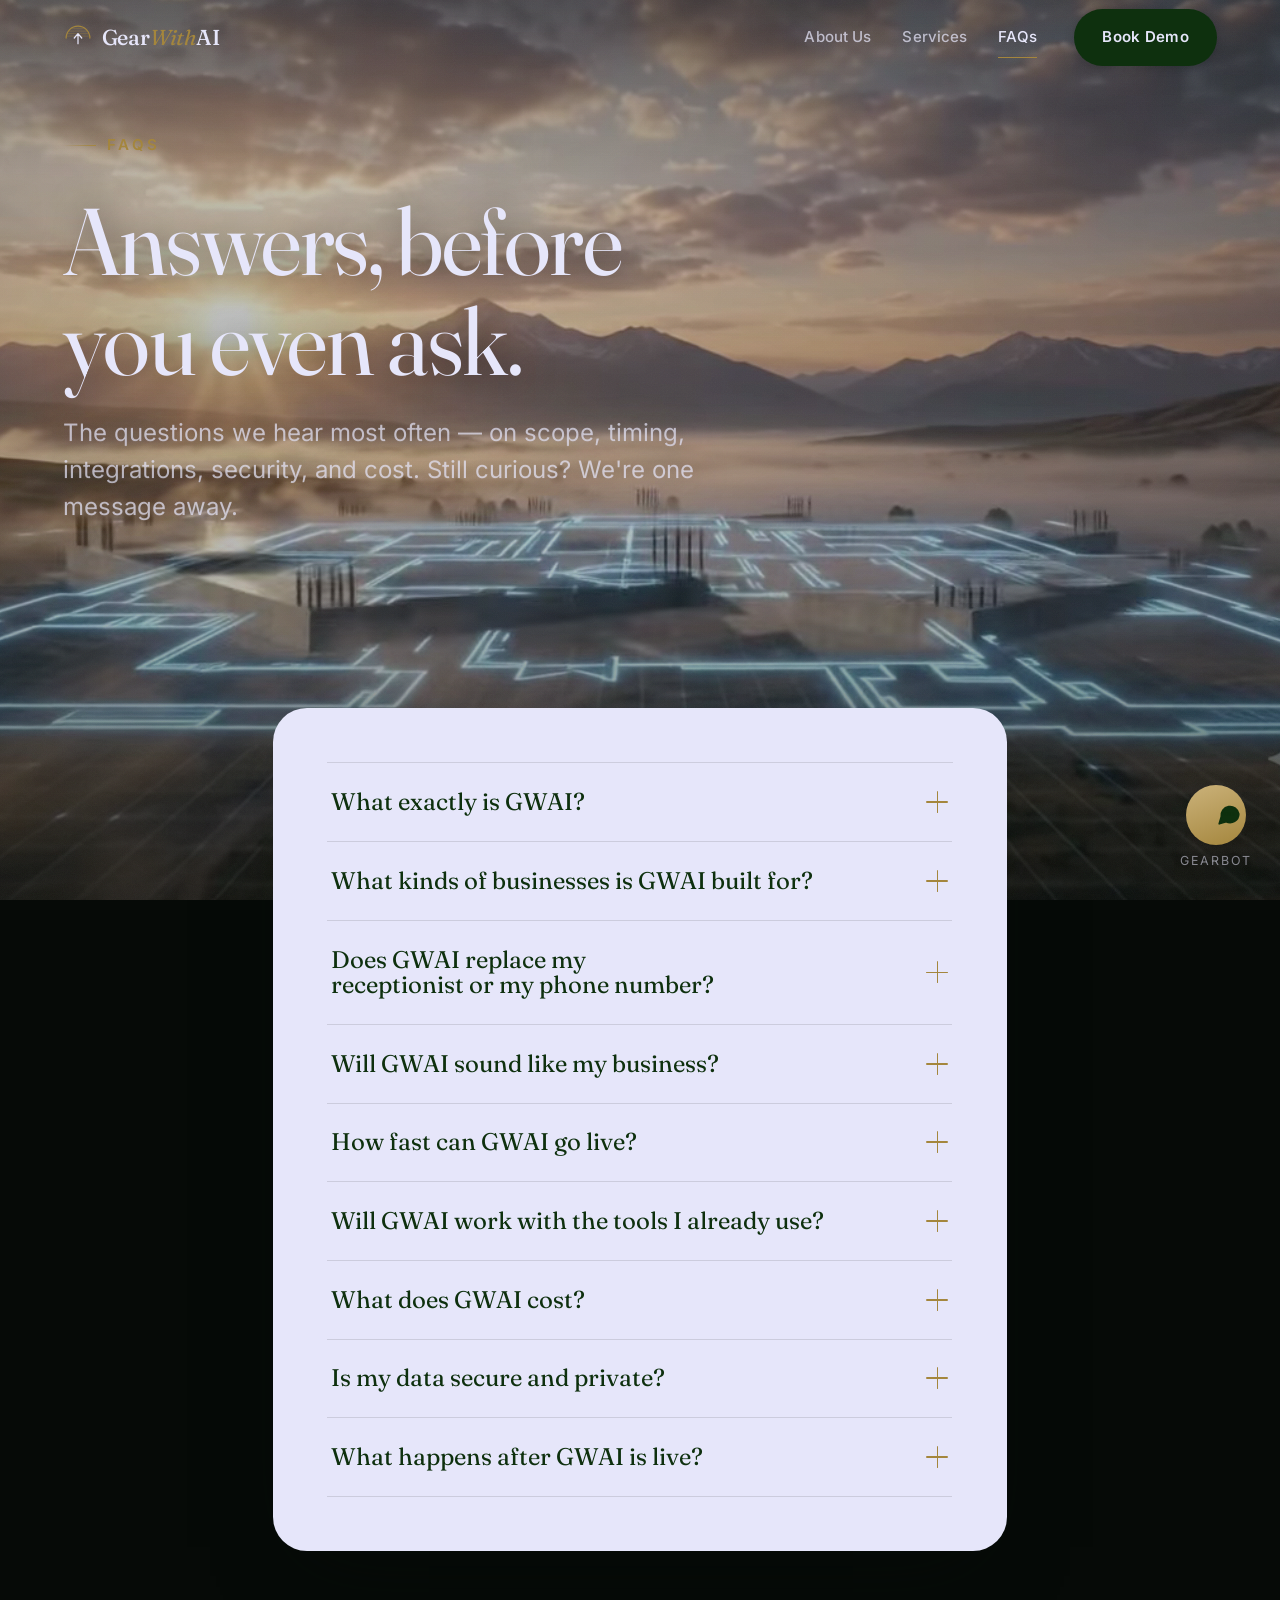
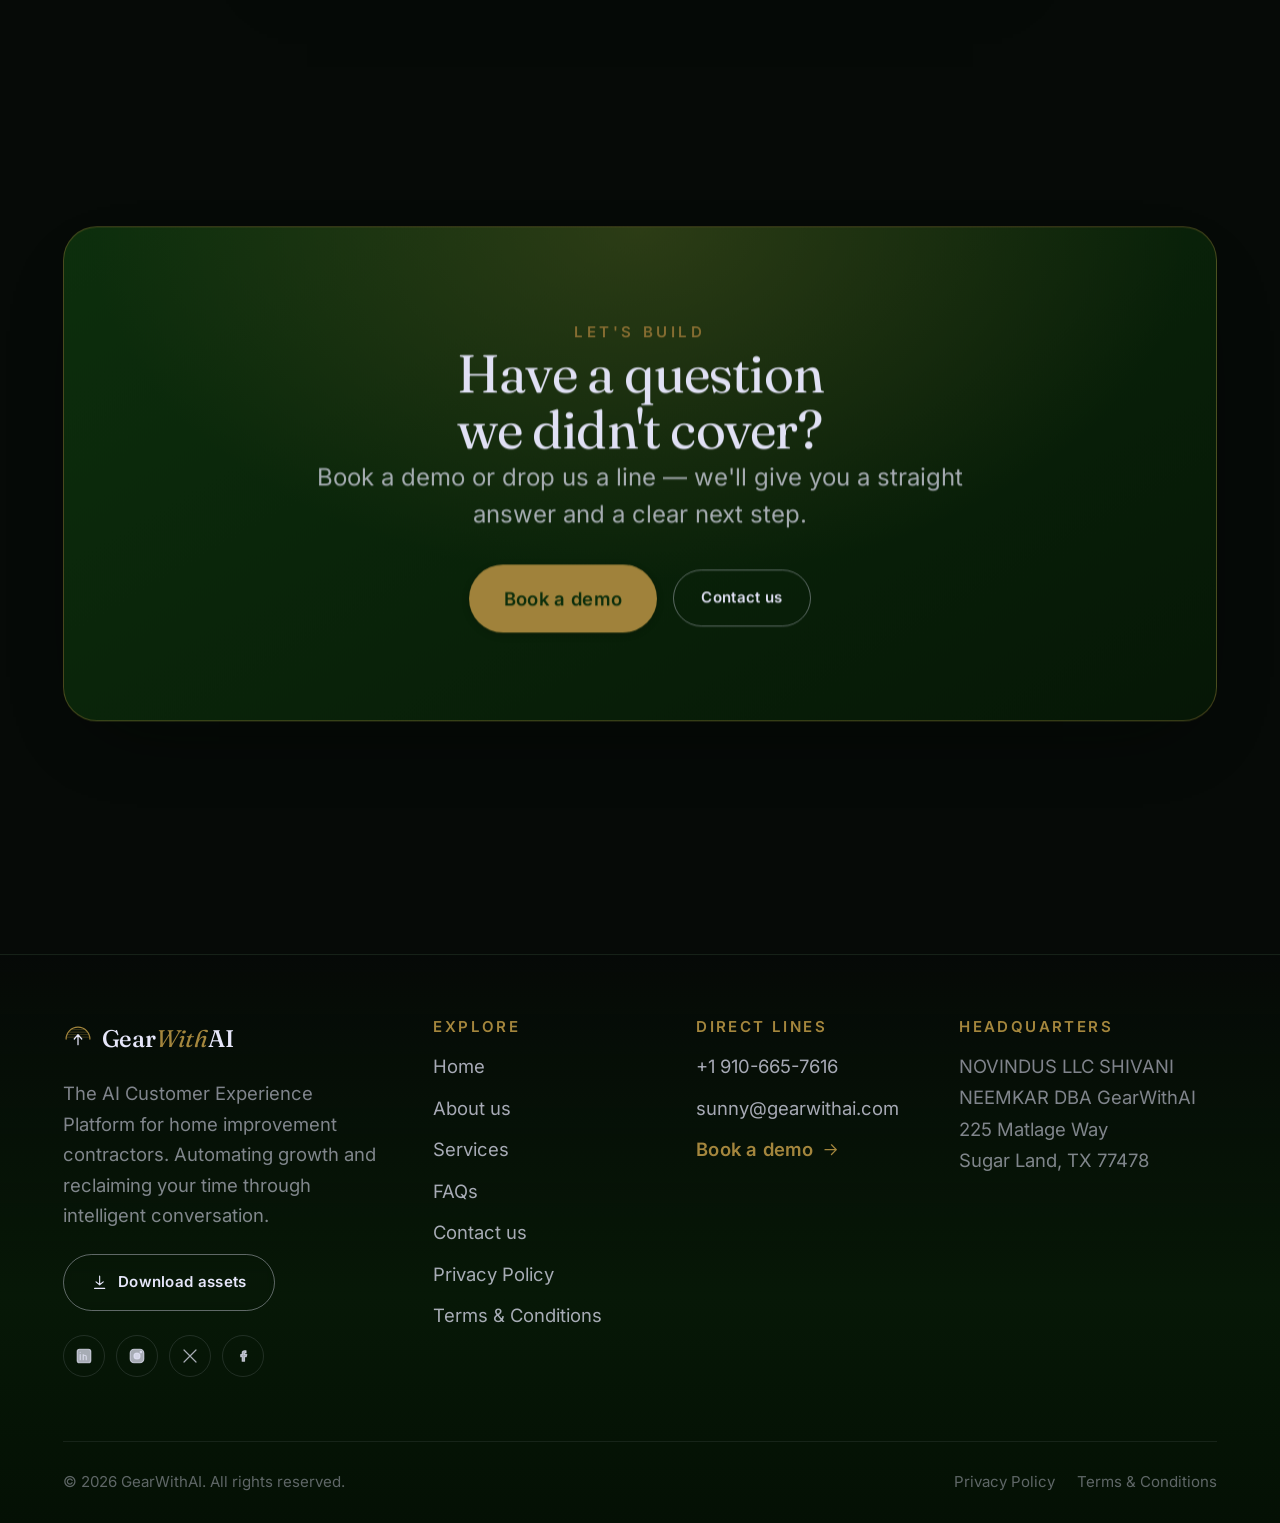
<file: faqs.html>
<!doctype html>
<html lang="en" class="no-js">
<head>
<meta charset="utf-8">
<meta name="viewport" content="width=device-width, initial-scale=1, viewport-fit=cover">
<title>FAQs — GWAI, the AI Assistant for Contractors | GearWithAI</title>
<meta name="description" content="Frequently asked questions about GWAI: what it is, the trades it serves, setup time, integrations, pricing, and data security.">
<link rel="canonical" href="https://gearwithai.com/faqs.html">
<meta name="theme-color" content="#0E300E">
<meta name="color-scheme" content="dark">
<meta name="author" content="GearWithAI">
<meta name="robots" content="index, follow, max-image-preview:large">
<meta property="og:type" content="website">
<meta property="og:site_name" content="GearWithAI">
<meta property="og:title" content="FAQs — GWAI, the AI Assistant for Contractors | GearWithAI">
<meta property="og:description" content="Frequently asked questions about GWAI: what it is, the trades it serves, setup time, integrations, pricing, and data security.">
<meta property="og:url" content="https://gearwithai.com/faqs.html">
<meta property="og:image" content="https://gearwithai.com/assets/img/poster.jpg">
<meta name="twitter:card" content="summary_large_image">
<meta name="twitter:title" content="FAQs — GWAI, the AI Assistant for Contractors | GearWithAI">
<meta name="twitter:description" content="Frequently asked questions about GWAI: what it is, the trades it serves, setup time, integrations, pricing, and data security.">
<meta name="twitter:image" content="https://gearwithai.com/assets/img/poster.jpg">
<link rel="icon" href="assets/img/favicon.svg" type="image/svg+xml">
<link rel="apple-touch-icon" href="assets/img/apple-touch-icon.png">
<link rel="preload" as="font" type="font/woff2" href="assets/fonts/inter-400-latin.woff2" crossorigin>
<link rel="preload" as="font" type="font/woff2" href="assets/fonts/inter-600-latin.woff2" crossorigin>
<link rel="preload" as="font" type="font/woff2" href="assets/fonts/fraunces-600-latin.woff2" crossorigin>
<link rel="stylesheet" href="assets/fonts/fonts.css">
<link rel="stylesheet" href="css/style.css">
<script>document.documentElement.classList.remove('no-js');document.documentElement.classList.add('js');</script>
<script type="application/ld+json">{"@context":"https://schema.org","@type":"FAQPage","mainEntity":[{"@type":"Question","name":"What exactly is GWAI?","acceptedAnswer":{"@type":"Answer","text":"GWAI is an always-on AI assistant built for home improvement contractors. It answers your calls, texts, and web chats 24/7 \u2014 qualifying customers, booking appointments straight into your calendar, and following up on every lead automatically, so no job ever slips through the cracks."}},{"@type":"Question","name":"What kinds of businesses is GWAI built for?","acceptedAnswer":{"@type":"Answer","text":"GWAI is built for the trades \u2014 roofers, painters, landscapers, solar, water, HVAC, plumbing, electrical, remodeling, and more. If missing a call costs you real money, GWAI is built for you."}},{"@type":"Question","name":"Does GWAI replace my receptionist or my phone number?","acceptedAnswer":{"@type":"Answer","text":"No. GWAI works with your existing number \u2014 answering when you can't, catching after-hours and overflow calls, and texting back every missed call. It's the extra set of hands that makes sure a real opportunity is never lost to voicemail."}},{"@type":"Question","name":"Will GWAI sound like my business?","acceptedAnswer":{"@type":"Answer","text":"Yes. Before launch we train GWAI on your services, service area, hours, and tone, so it answers the way you would \u2014 and it hands off to a human the moment a conversation calls for one."}},{"@type":"Question","name":"How fast can GWAI go live?","acceptedAnswer":{"@type":"Answer","text":"Most contractors are up and running in days, not months. We learn your business, connect your calendar and CRM, and activate GWAI across phone, text, and web chat."}},{"@type":"Question","name":"Will GWAI work with the tools I already use?","acceptedAnswer":{"@type":"Answer","text":"Yes. GWAI connects to 75+ popular CRM, dispatch, scheduling, phone, and marketing tools \u2014 with custom integrations built on request \u2014 so appointments and contacts flow in automatically with no double entry."}},{"@type":"Question","name":"What does GWAI cost?","acceptedAnswer":{"@type":"Answer","text":"Pricing depends on your call volume and the features you turn on. Because GWAI captures jobs you'd otherwise lose, it typically pays for itself quickly \u2014 contractors see up to 10X ROI. We'll share clear, transparent options on your demo. No surprise invoices, ever."}},{"@type":"Question","name":"Is my data secure and private?","acceptedAnswer":{"@type":"Answer","text":"Security and privacy are foundational. We follow least-access principles, use reputable infrastructure, and never sell your data. See our Privacy Policy for the full detail."}},{"@type":"Question","name":"What happens after GWAI is live?","acceptedAnswer":{"@type":"Answer","text":"We don't disappear. We monitor performance, refine how GWAI handles calls, and report on the metrics that matter \u2014 calls answered, appointments booked, and revenue captured \u2014 so results keep compounding."}}]}</script>
</head>
<body class="faqs">
<a class="skip-link" href="#main">Skip to content</a>

<div class="stage" aria-hidden="true">
  <video class="stage__video" poster="assets/img/poster.jpg"
         autoplay muted loop playsinline preload="auto" disablepictureinpicture
         disableremoteplayback x-webkit-airplay="deny">
    <source src="assets/video/cinematic.webm" type="video/webm">
    <source src="assets/video/cinematic.mp4" type="video/mp4">
  </video>
  <div class="stage__overlay"></div>
  <div class="stage__grain"></div>
  <div class="stage__scrim"></div>
</div>

<div class="scroll-progress" aria-hidden="true"><span></span></div>

<header class="nav" role="banner">
  <div class="nav__inner">
    <a class="brand" href="index.html" aria-label="GearWithAI — home"><span class="gmark" aria-hidden="true"><svg viewBox="0 0 48 48" fill="none"><defs><clipPath id="gwc1"><path d="M5 24 A19 19 0 0 1 43 24 Z"/></clipPath></defs><g class="gmark__spin"><g clip-path="url(#gwc1)" stroke="#A4863D" stroke-width="1.1" opacity="0.5"><line x1="5" y1="9" x2="43" y2="9"/><line x1="5" y1="13" x2="43" y2="13"/><line x1="5" y1="17" x2="43" y2="17"/><line x1="5" y1="21" x2="43" y2="21"/></g><path d="M5 24 A19 19 0 0 1 43 24" stroke="#A4863D" stroke-width="2" stroke-linecap="round"/></g><path class="gmark__arrow" d="M24 33 V18 M18 24 L24 17 L30 24" stroke="#E6E6FA" stroke-width="2" stroke-linecap="round" stroke-linejoin="round"/></svg></span><span>Gear<span class="ai">With</span>AI</span></a>
    <nav class="nav__links" aria-label="Primary">
      <a class="nav__link" href="about.html">About Us</a>
      <a class="nav__link" href="services.html">Services</a>
      <a class="nav__link" href="faqs.html">FAQs</a>
      <a class="btn btn--primary nav__cta" href="contact.html">Book Demo</a>
    </nav>
    <button class="nav__toggle" type="button" aria-label="Open menu" aria-expanded="false" aria-controls="menu"><span></span></button>
  </div>
</header>

<main id="main" class="page">

  <section class="page-hero">
    <div class="container">
      <p class="eyebrow" data-reveal="fade">FAQs</p>
      <h1 data-split data-split-delay="0.1">Answers, before you even ask.</h1>
      <p class="lede" data-reveal="up" data-delay="0.15">The questions we hear most often &mdash; on scope, timing, integrations, security, and cost. Still curious? We're one message away.</p>
    </div>
  </section>
  <section class="section">
    <div class="container narrow">
      <div class="panel" data-reveal="up">
        <div class="faq">
      <div class="faq__item" data-reveal="fade">
        <h3 style="margin:0"><button class="faq__q" type="button" aria-expanded="false" aria-controls="faq-a-0" id="faq-q-0">
          <span>What exactly is GWAI?</span><span class="faq__icon" aria-hidden="true"></span>
        </button></h3>
        <div class="faq__a" id="faq-a-0" role="region" aria-labelledby="faq-q-0">
          <div class="faq__a-inner">GWAI is an always-on AI assistant built for home improvement contractors. It answers your calls, texts, and web chats 24/7 &mdash; qualifying customers, booking appointments straight into your calendar, and following up on every lead automatically, so no job ever slips through the cracks.</div>
        </div>
      </div>
      <div class="faq__item" data-reveal="fade">
        <h3 style="margin:0"><button class="faq__q" type="button" aria-expanded="false" aria-controls="faq-a-1" id="faq-q-1">
          <span>What kinds of businesses is GWAI built for?</span><span class="faq__icon" aria-hidden="true"></span>
        </button></h3>
        <div class="faq__a" id="faq-a-1" role="region" aria-labelledby="faq-q-1">
          <div class="faq__a-inner">GWAI is built for the trades &mdash; roofers, painters, landscapers, solar, water, HVAC, plumbing, electrical, remodeling, and more. If missing a call costs you real money, GWAI is built for you.</div>
        </div>
      </div>
      <div class="faq__item" data-reveal="fade">
        <h3 style="margin:0"><button class="faq__q" type="button" aria-expanded="false" aria-controls="faq-a-2" id="faq-q-2">
          <span>Does GWAI replace my receptionist or my phone number?</span><span class="faq__icon" aria-hidden="true"></span>
        </button></h3>
        <div class="faq__a" id="faq-a-2" role="region" aria-labelledby="faq-q-2">
          <div class="faq__a-inner">No. GWAI works with your existing number &mdash; answering when you can't, catching after-hours and overflow calls, and texting back every missed call. It's the extra set of hands that makes sure a real opportunity is never lost to voicemail.</div>
        </div>
      </div>
      <div class="faq__item" data-reveal="fade">
        <h3 style="margin:0"><button class="faq__q" type="button" aria-expanded="false" aria-controls="faq-a-3" id="faq-q-3">
          <span>Will GWAI sound like my business?</span><span class="faq__icon" aria-hidden="true"></span>
        </button></h3>
        <div class="faq__a" id="faq-a-3" role="region" aria-labelledby="faq-q-3">
          <div class="faq__a-inner">Yes. Before launch we train GWAI on your services, service area, hours, and tone, so it answers the way you would &mdash; and it hands off to a human the moment a conversation calls for one.</div>
        </div>
      </div>
      <div class="faq__item" data-reveal="fade">
        <h3 style="margin:0"><button class="faq__q" type="button" aria-expanded="false" aria-controls="faq-a-4" id="faq-q-4">
          <span>How fast can GWAI go live?</span><span class="faq__icon" aria-hidden="true"></span>
        </button></h3>
        <div class="faq__a" id="faq-a-4" role="region" aria-labelledby="faq-q-4">
          <div class="faq__a-inner">Most contractors are up and running in days, not months. We learn your business, connect your calendar and CRM, and activate GWAI across phone, text, and web chat.</div>
        </div>
      </div>
      <div class="faq__item" data-reveal="fade">
        <h3 style="margin:0"><button class="faq__q" type="button" aria-expanded="false" aria-controls="faq-a-5" id="faq-q-5">
          <span>Will GWAI work with the tools I already use?</span><span class="faq__icon" aria-hidden="true"></span>
        </button></h3>
        <div class="faq__a" id="faq-a-5" role="region" aria-labelledby="faq-q-5">
          <div class="faq__a-inner">Yes. GWAI connects to 75+ popular CRM, dispatch, scheduling, phone, and marketing tools &mdash; with custom integrations built on request &mdash; so appointments and contacts flow in automatically with no double entry.</div>
        </div>
      </div>
      <div class="faq__item" data-reveal="fade">
        <h3 style="margin:0"><button class="faq__q" type="button" aria-expanded="false" aria-controls="faq-a-6" id="faq-q-6">
          <span>What does GWAI cost?</span><span class="faq__icon" aria-hidden="true"></span>
        </button></h3>
        <div class="faq__a" id="faq-a-6" role="region" aria-labelledby="faq-q-6">
          <div class="faq__a-inner">Pricing depends on your call volume and the features you turn on. Because GWAI captures jobs you'd otherwise lose, it typically pays for itself quickly &mdash; contractors see up to 10X ROI. We'll share clear, transparent options on your demo. No surprise invoices, ever.</div>
        </div>
      </div>
      <div class="faq__item" data-reveal="fade">
        <h3 style="margin:0"><button class="faq__q" type="button" aria-expanded="false" aria-controls="faq-a-7" id="faq-q-7">
          <span>Is my data secure and private?</span><span class="faq__icon" aria-hidden="true"></span>
        </button></h3>
        <div class="faq__a" id="faq-a-7" role="region" aria-labelledby="faq-q-7">
          <div class="faq__a-inner">Security and privacy are foundational. We follow least-access principles, use reputable infrastructure, and never sell your data. See our Privacy Policy for the full detail.</div>
        </div>
      </div>
      <div class="faq__item" data-reveal="fade">
        <h3 style="margin:0"><button class="faq__q" type="button" aria-expanded="false" aria-controls="faq-a-8" id="faq-q-8">
          <span>What happens after GWAI is live?</span><span class="faq__icon" aria-hidden="true"></span>
        </button></h3>
        <div class="faq__a" id="faq-a-8" role="region" aria-labelledby="faq-q-8">
          <div class="faq__a-inner">We don't disappear. We monitor performance, refine how GWAI handles calls, and report on the metrics that matter &mdash; calls answered, appointments booked, and revenue captured &mdash; so results keep compounding.</div>
        </div>
      </div></div>
      </div>
    </div>
  </section>
  
  <section class="section cta-band">
    <div class="container">
      <div class="panel" data-reveal="up">
        <p class="eyebrow center" data-reveal="fade">Let's build</p>
        <h2 data-reveal="up">Have a question we didn't cover?</h2>
        <p class="lede" data-reveal="up">Book a demo or drop us a line &mdash; we'll give you a straight answer and a clear next step.</p>
        <div class="btn-row" data-reveal="up" style="margin-top:2rem">
          <a class="btn btn--gold btn--lg" href="contact.html" data-magnetic>Book a demo</a>
          <a class="btn btn--ghost" href="contact.html">Contact us</a>
        </div>
        
      </div>
    </div>
  </section>

</main>

<footer class="footer" role="contentinfo">
  <div class="container">
    <div class="footer__top">
      <div class="footer__brand">
        <a class="brand" href="index.html" aria-label="GearWithAI — home"><span class="gmark" aria-hidden="true"><svg viewBox="0 0 48 48" fill="none"><defs><clipPath id="gwc2"><path d="M5 24 A19 19 0 0 1 43 24 Z"/></clipPath></defs><g class="gmark__spin"><g clip-path="url(#gwc2)" stroke="#A4863D" stroke-width="1.1" opacity="0.5"><line x1="5" y1="9" x2="43" y2="9"/><line x1="5" y1="13" x2="43" y2="13"/><line x1="5" y1="17" x2="43" y2="17"/><line x1="5" y1="21" x2="43" y2="21"/></g><path d="M5 24 A19 19 0 0 1 43 24" stroke="#A4863D" stroke-width="2" stroke-linecap="round"/></g><path class="gmark__arrow" d="M24 33 V18 M18 24 L24 17 L30 24" stroke="#E6E6FA" stroke-width="2" stroke-linecap="round" stroke-linejoin="round"/></svg></span><span>Gear<span class="ai">With</span>AI</span></a>
        <p class="footer__tag">The AI Customer Experience Platform for home improvement contractors. Automating growth and reclaiming your time through intelligent conversation.</p>
        <a class="btn btn--ghost" href="mailto:sunny@gearwithai.com?subject=GearWithAI%20media%20kit%20request" style="margin-top:1.5rem"><svg class="" width="1em" height="1em" viewBox="0 0 24 24" fill="currentColor" stroke="currentColor" stroke-width="1.6" stroke-linecap="round" stroke-linejoin="round" aria-hidden="true" focusable="false"><path d="M12 3v12M7 11l5 4 5-4M5 20h14" fill="none"/></svg> Download assets</a>
        <div class="socials" style="margin-top:1.5rem">
          <a class="social" href="https://www.linkedin.com/company/gearwithai" target="_blank" rel="noopener" aria-label="GearWithAI on LinkedIn"><svg class="" width="1em" height="1em" viewBox="0 0 24 24" fill="currentColor" stroke="currentColor" stroke-width="1.6" stroke-linecap="round" stroke-linejoin="round" aria-hidden="true" focusable="false"><rect x="3" y="3" width="18" height="18" rx="3"/><path d="M7 10v7M7 7v.01M11 17v-4a2 2 0 0 1 4 0v4M11 10v7" fill="none"/></svg></a>
          <a class="social" href="https://www.instagram.com/gearwithai" target="_blank" rel="noopener" aria-label="GearWithAI on Instagram"><svg class="" width="1em" height="1em" viewBox="0 0 24 24" fill="currentColor" stroke="currentColor" stroke-width="1.6" stroke-linecap="round" stroke-linejoin="round" aria-hidden="true" focusable="false"><rect x="3" y="3" width="18" height="18" rx="5"/><circle cx="12" cy="12" r="4"/><circle cx="17.2" cy="6.8" r="1"/></svg></a>
          <a class="social" href="https://x.com/gearwithai" target="_blank" rel="noopener" aria-label="GearWithAI on X"><svg class="" width="1em" height="1em" viewBox="0 0 24 24" fill="currentColor" stroke="currentColor" stroke-width="1.6" stroke-linecap="round" stroke-linejoin="round" aria-hidden="true" focusable="false"><path d="M4 4l16 16M20 4L4 20" fill="none"/></svg></a>
          <a class="social" href="https://www.facebook.com/gearwithai" target="_blank" rel="noopener" aria-label="GearWithAI on Facebook"><svg class="" width="1em" height="1em" viewBox="0 0 24 24" fill="currentColor" stroke="currentColor" stroke-width="1.6" stroke-linecap="round" stroke-linejoin="round" aria-hidden="true" focusable="false"><path d="M14 8h2V5h-2a3 3 0 0 0-3 3v2H9v3h2v6h3v-6h2.2l.8-3H14V8.5c0-.4.3-.5.6-.5z"/></svg></a>
        </div>
      </div>
      <div class="footer__col">
        <h4>Explore</h4>
        <ul>
          <li><a href="index.html">Home</a></li>
          <li><a href="about.html">About us</a></li>
          <li><a href="services.html">Services</a></li>
          <li><a href="faqs.html">FAQs</a></li>
          <li><a href="contact.html">Contact us</a></li>
          <li><a href="privacy.html">Privacy Policy</a></li>
          <li><a href="terms.html">Terms &amp; Conditions</a></li>
        </ul>
      </div>
      <div class="footer__col">
        <h4>Direct lines</h4>
        <ul>
          <li><a href="tel:+19106657616">+1 910-665-7616</a></li>
          <li><a href="mailto:sunny@gearwithai.com">sunny@gearwithai.com</a></li>
          <li><a class="link-arrow" href="contact.html" style="color:var(--gold)">Book a demo <svg class="" width="1em" height="1em" viewBox="0 0 24 24" fill="none" stroke="currentColor" stroke-width="1.6" stroke-linecap="round" stroke-linejoin="round" aria-hidden="true" focusable="false"><path d="M5 12h14M13 6l6 6-6 6" fill="none"/></svg></a></li>
        </ul>
      </div>
      <div class="footer__col">
        <h4>Headquarters</h4>
        <address class="footer__address">
          NOVINDUS LLC SHIVANI NEEMKAR DBA GearWithAI<br>
          225 Matlage Way<br>
          Sugar Land, TX 77478
        </address>
      </div>
    </div>
    <div class="footer__bottom">
      <p>&copy; <span data-year>2026</span> GearWithAI. All rights reserved.</p>
      <div class="footer__legal">
        <a href="privacy.html">Privacy Policy</a>
        <a href="terms.html">Terms &amp; Conditions</a>
      </div>
    </div>
  </div>
</footer>


<div class="gearbot" data-gearbot>
  <div class="gearbot__panel" id="gearbot-panel" role="dialog" aria-label="Chat with GearBot" aria-modal="false" hidden>
    <div class="gearbot__head">
      <span class="gearbot__id">
        <span class="gearbot__avatar"><svg class="" width="1em" height="1em" viewBox="0 0 24 24" fill="currentColor" stroke="currentColor" stroke-width="1.6" stroke-linecap="round" stroke-linejoin="round" aria-hidden="true" focusable="false"><path d="M12 3v4M12 17v4M3 12h4M17 12h4M6 6l2.5 2.5M15.5 15.5L18 18M18 6l-2.5 2.5M8.5 15.5L6 18"/><circle cx="12" cy="12" r="2.5"/></svg></span>
        <span class="gearbot__meta">
          <span class="gearbot__name">GearBot</span>
          <span class="gearbot__status"><i></i> Online &middot; replies instantly</span>
        </span>
      </span>
      <button class="gearbot__close" type="button" aria-label="Close chat"><svg class="" width="1em" height="1em" viewBox="0 0 24 24" fill="currentColor" stroke="currentColor" stroke-width="1.6" stroke-linecap="round" stroke-linejoin="round" aria-hidden="true" focusable="false"><path d="M4 4l16 16M20 4L4 20" fill="none"/></svg></button>
    </div>
    <div class="gearbot__body" id="gearbot-log" role="log" aria-live="polite">
      <div class="gearbot__msg gearbot__msg--bot">Hi, I'm GearBot &mdash; the AI assistant from GearWithAI. I can explain how GWAI answers calls, books jobs, and follows up 24/7. What would you like to know?</div>
      <div class="gearbot__chips" data-gearbot-chips>
        <button type="button" class="gearbot__chip">How does GWAI work?</button>
        <button type="button" class="gearbot__chip">What does it cost?</button>
        <button type="button" class="gearbot__chip">Book a demo</button>
      </div>
    </div>
    <form class="gearbot__input" data-gearbot-form>
      <input type="text" name="q" placeholder="Ask GearBot anything&hellip;" aria-label="Message GearBot" autocomplete="off">
      <button type="submit" aria-label="Send message"><svg class="" width="1em" height="1em" viewBox="0 0 24 24" fill="none" stroke="currentColor" stroke-width="1.6" stroke-linecap="round" stroke-linejoin="round" aria-hidden="true" focusable="false"><path d="M5 12h14M13 6l6 6-6 6" fill="none"/></svg></button>
    </form>
  </div>
  <button class="gearbot__launch" type="button" aria-expanded="false" aria-controls="gearbot-panel" aria-label="Open GearBot chat">
    <span class="gearbot__launch-open"><svg class="" width="1em" height="1em" viewBox="0 0 24 24" fill="currentColor" stroke="currentColor" stroke-width="1.6" stroke-linecap="round" stroke-linejoin="round" aria-hidden="true" focusable="false"><path d="M21 12a8 8 0 0 1-11.6 7.1L3 21l1.9-6.4A8 8 0 1 1 21 12z"/><circle cx="9" cy="12" r="1"/><circle cx="12" cy="12" r="1"/><circle cx="15" cy="12" r="1"/></svg></span>
    <span class="gearbot__launch-close"><svg class="" width="1em" height="1em" viewBox="0 0 24 24" fill="currentColor" stroke="currentColor" stroke-width="1.6" stroke-linecap="round" stroke-linejoin="round" aria-hidden="true" focusable="false"><path d="M4 4l16 16M20 4L4 20" fill="none"/></svg></span>
  </button>
  <span class="gearbot__label">GearBot</span>
</div>

<script defer src="assets/js/gsap.min.js"></script>
<script defer src="assets/js/ScrollTrigger.min.js"></script>
<script defer src="assets/js/SplitText.min.js"></script>
<script defer src="assets/js/lenis.min.js"></script>
<script defer src="js/app.js"></script>
</body>
</html>
</file>
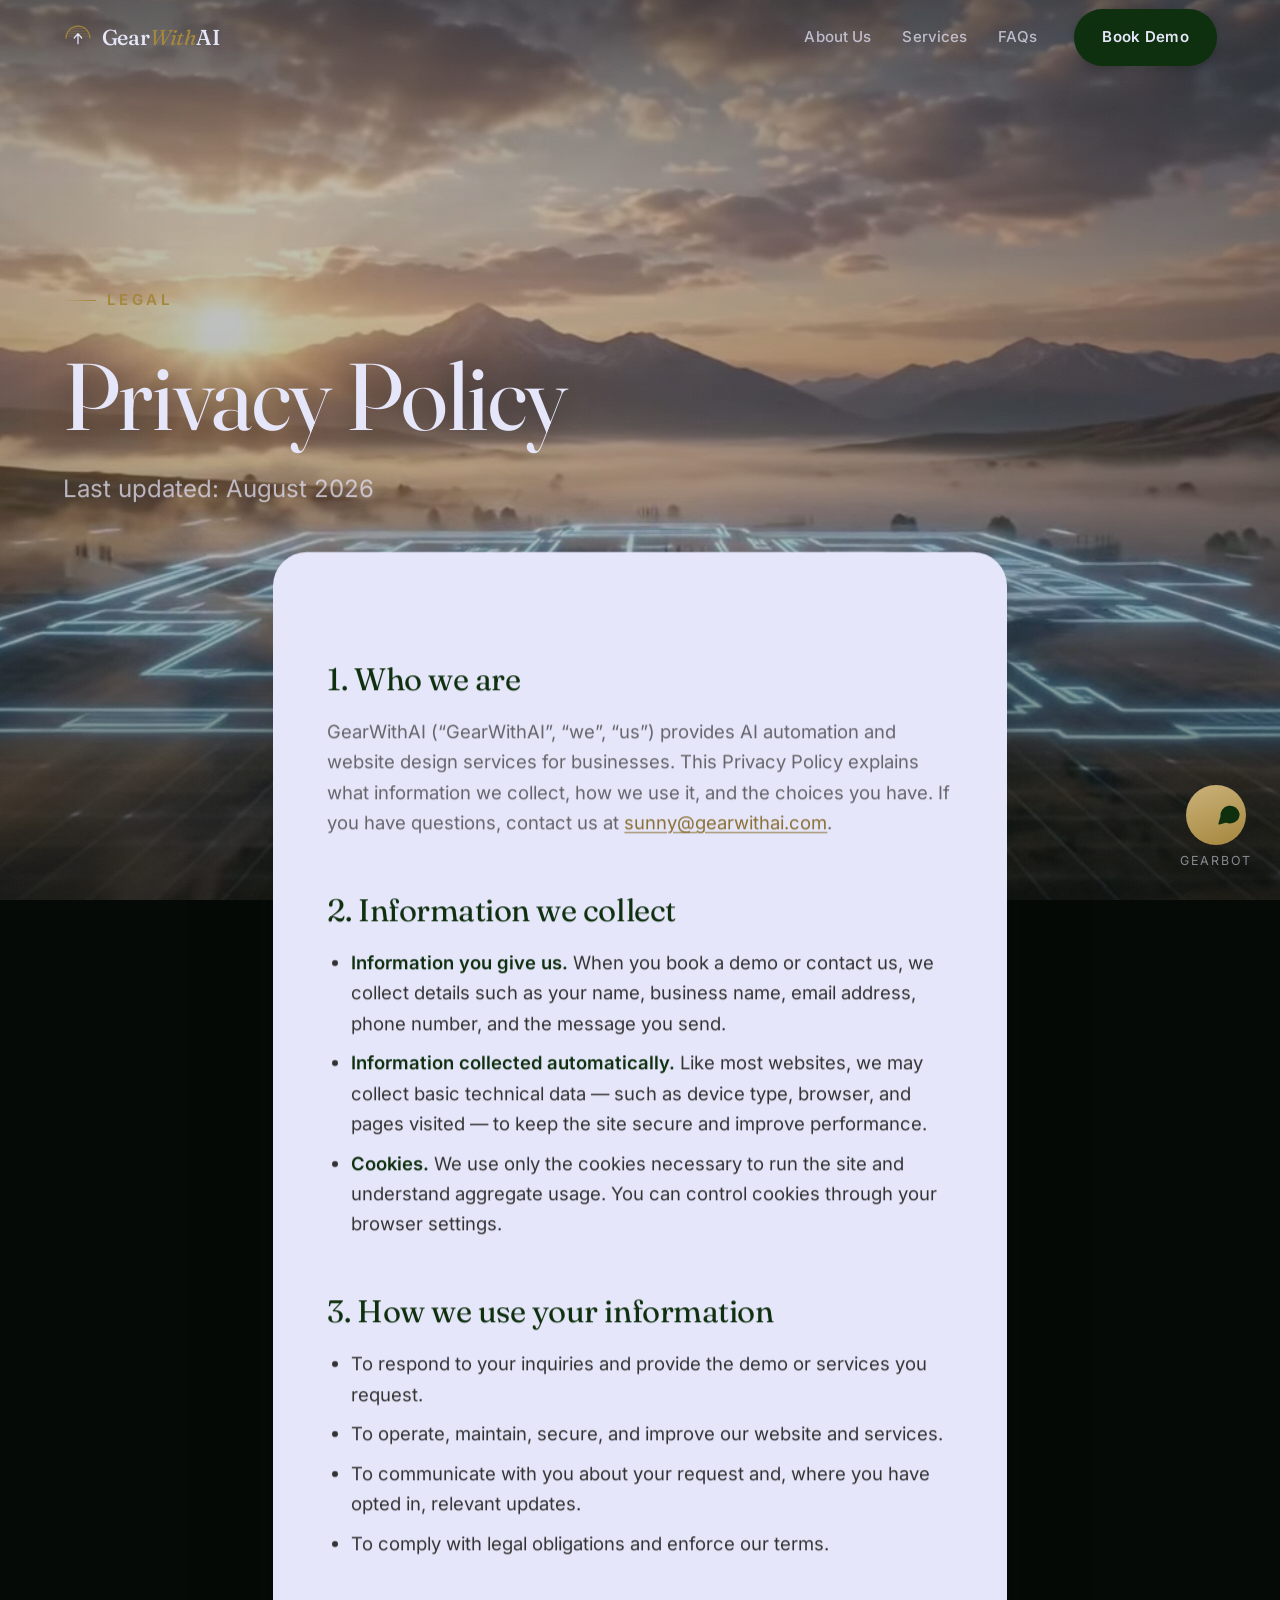
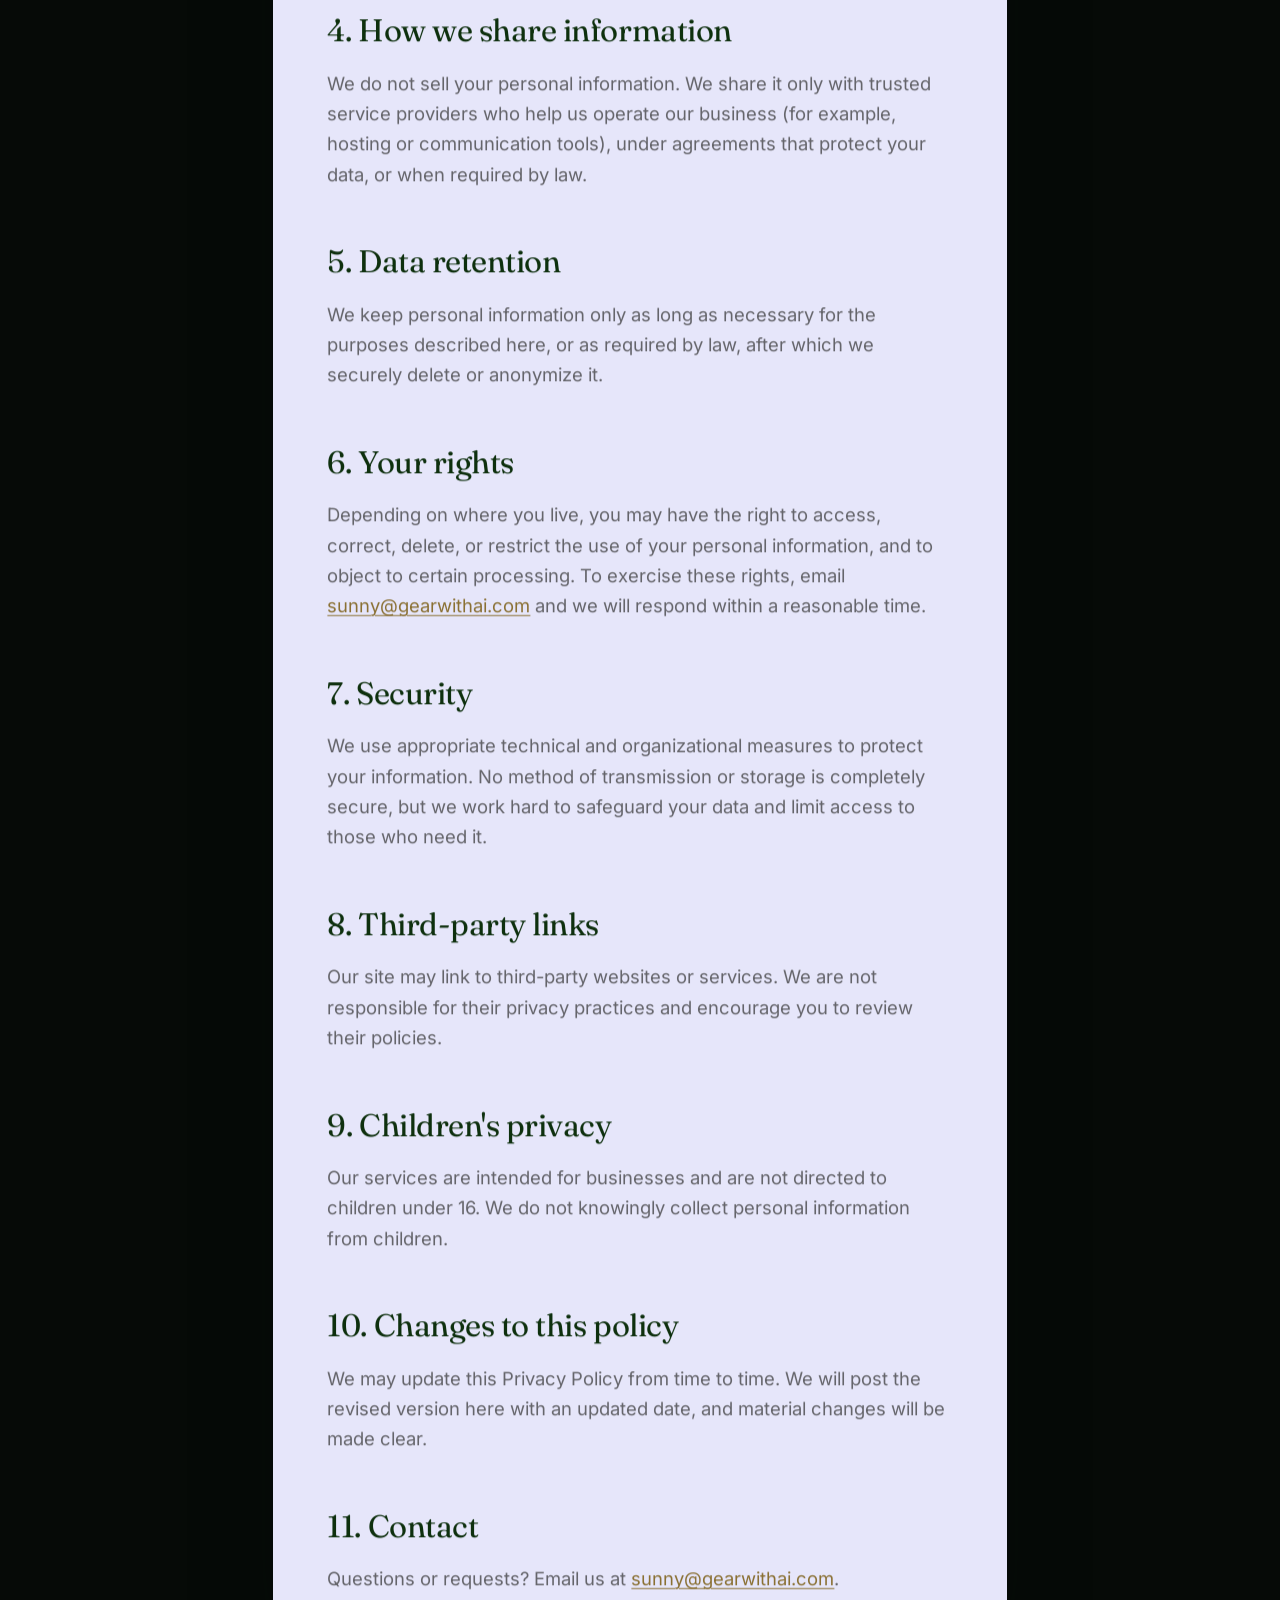
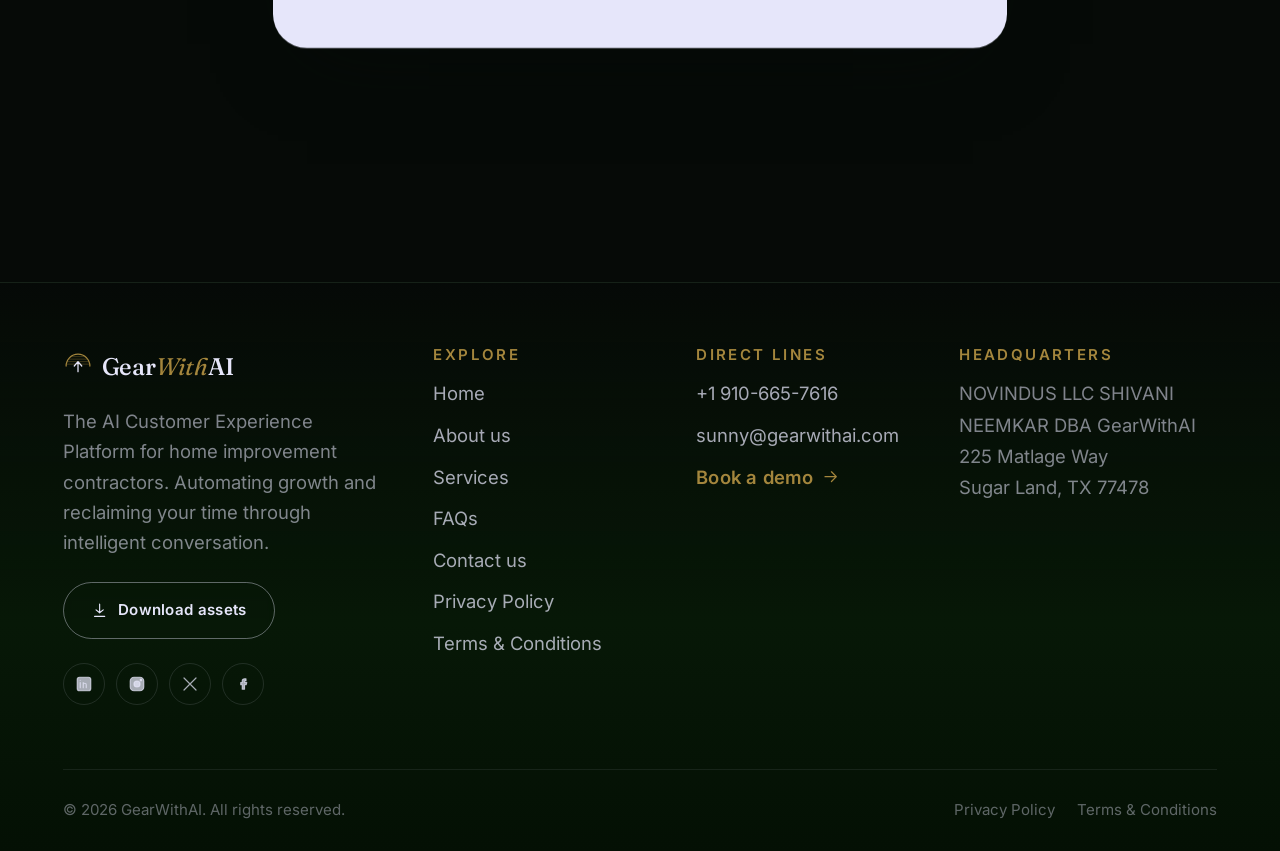
<file: privacy.html>
<!doctype html>
<html lang="en" class="no-js">
<head>
<meta charset="utf-8">
<meta name="viewport" content="width=device-width, initial-scale=1, viewport-fit=cover">
<title>Privacy Policy — GearWithAI</title>
<meta name="description" content="How GearWithAI collects, uses, and protects your personal information.">
<link rel="canonical" href="https://gearwithai.com/privacy.html">
<meta name="theme-color" content="#0E300E">
<meta name="color-scheme" content="dark">
<meta name="author" content="GearWithAI">
<meta name="robots" content="index, follow, max-image-preview:large">
<meta property="og:type" content="website">
<meta property="og:site_name" content="GearWithAI">
<meta property="og:title" content="Privacy Policy — GearWithAI">
<meta property="og:description" content="How GearWithAI collects, uses, and protects your personal information.">
<meta property="og:url" content="https://gearwithai.com/privacy.html">
<meta property="og:image" content="https://gearwithai.com/assets/img/poster.jpg">
<meta name="twitter:card" content="summary_large_image">
<meta name="twitter:title" content="Privacy Policy — GearWithAI">
<meta name="twitter:description" content="How GearWithAI collects, uses, and protects your personal information.">
<meta name="twitter:image" content="https://gearwithai.com/assets/img/poster.jpg">
<link rel="icon" href="assets/img/favicon.svg" type="image/svg+xml">
<link rel="apple-touch-icon" href="assets/img/apple-touch-icon.png">
<link rel="preload" as="font" type="font/woff2" href="assets/fonts/inter-400-latin.woff2" crossorigin>
<link rel="preload" as="font" type="font/woff2" href="assets/fonts/inter-600-latin.woff2" crossorigin>
<link rel="preload" as="font" type="font/woff2" href="assets/fonts/fraunces-600-latin.woff2" crossorigin>
<link rel="stylesheet" href="assets/fonts/fonts.css">
<link rel="stylesheet" href="css/style.css">
<script>document.documentElement.classList.remove('no-js');document.documentElement.classList.add('js');</script>

</head>
<body class="legal">
<a class="skip-link" href="#main">Skip to content</a>

<div class="stage" aria-hidden="true">
  <video class="stage__video" poster="assets/img/poster.jpg"
         autoplay muted loop playsinline preload="auto" disablepictureinpicture
         disableremoteplayback x-webkit-airplay="deny">
    <source src="assets/video/cinematic.webm" type="video/webm">
    <source src="assets/video/cinematic.mp4" type="video/mp4">
  </video>
  <div class="stage__overlay"></div>
  <div class="stage__grain"></div>
  <div class="stage__scrim"></div>
</div>

<div class="scroll-progress" aria-hidden="true"><span></span></div>

<header class="nav" role="banner">
  <div class="nav__inner">
    <a class="brand" href="index.html" aria-label="GearWithAI — home"><span class="gmark" aria-hidden="true"><svg viewBox="0 0 48 48" fill="none"><defs><clipPath id="gwc1"><path d="M5 24 A19 19 0 0 1 43 24 Z"/></clipPath></defs><g class="gmark__spin"><g clip-path="url(#gwc1)" stroke="#A4863D" stroke-width="1.1" opacity="0.5"><line x1="5" y1="9" x2="43" y2="9"/><line x1="5" y1="13" x2="43" y2="13"/><line x1="5" y1="17" x2="43" y2="17"/><line x1="5" y1="21" x2="43" y2="21"/></g><path d="M5 24 A19 19 0 0 1 43 24" stroke="#A4863D" stroke-width="2" stroke-linecap="round"/></g><path class="gmark__arrow" d="M24 33 V18 M18 24 L24 17 L30 24" stroke="#E6E6FA" stroke-width="2" stroke-linecap="round" stroke-linejoin="round"/></svg></span><span>Gear<span class="ai">With</span>AI</span></a>
    <nav class="nav__links" aria-label="Primary">
      <a class="nav__link" href="about.html">About Us</a>
      <a class="nav__link" href="services.html">Services</a>
      <a class="nav__link" href="faqs.html">FAQs</a>
      <a class="btn btn--primary nav__cta" href="contact.html">Book Demo</a>
    </nav>
    <button class="nav__toggle" type="button" aria-label="Open menu" aria-expanded="false" aria-controls="menu"><span></span></button>
  </div>
</header>

<main id="main" class="page">

  <section class="page-hero">
    <div class="container">
      <p class="eyebrow" data-reveal="fade">Legal</p>
      <h1 data-split data-split-delay="0.1">Privacy Policy</h1>
      <p class="lede" data-reveal="up" data-delay="0.15">Last updated: August 2026</p>
    </div>
  </section>
  <section class="section" style="padding-top:0">
    <div class="container narrow">
      <div class="panel" data-reveal="up">
        <div class="prose">
<h2>1. Who we are</h2>
<p>GearWithAI (&ldquo;GearWithAI&rdquo;, &ldquo;we&rdquo;, &ldquo;us&rdquo;) provides AI automation and website design services for businesses. This Privacy Policy explains what information we collect, how we use it, and the choices you have. If you have questions, contact us at <a href="mailto:sunny@gearwithai.com">sunny@gearwithai.com</a>.</p>

<h2>2. Information we collect</h2>
<ul>
  <li><strong>Information you give us.</strong> When you book a demo or contact us, we collect details such as your name, business name, email address, phone number, and the message you send.</li>
  <li><strong>Information collected automatically.</strong> Like most websites, we may collect basic technical data &mdash; such as device type, browser, and pages visited &mdash; to keep the site secure and improve performance.</li>
  <li><strong>Cookies.</strong> We use only the cookies necessary to run the site and understand aggregate usage. You can control cookies through your browser settings.</li>
</ul>

<h2>3. How we use your information</h2>
<ul>
  <li>To respond to your inquiries and provide the demo or services you request.</li>
  <li>To operate, maintain, secure, and improve our website and services.</li>
  <li>To communicate with you about your request and, where you have opted in, relevant updates.</li>
  <li>To comply with legal obligations and enforce our terms.</li>
</ul>

<h2>4. How we share information</h2>
<p>We do not sell your personal information. We share it only with trusted service providers who help us operate our business (for example, hosting or communication tools), under agreements that protect your data, or when required by law.</p>

<h2>5. Data retention</h2>
<p>We keep personal information only as long as necessary for the purposes described here, or as required by law, after which we securely delete or anonymize it.</p>

<h2>6. Your rights</h2>
<p>Depending on where you live, you may have the right to access, correct, delete, or restrict the use of your personal information, and to object to certain processing. To exercise these rights, email <a href="mailto:sunny@gearwithai.com">sunny@gearwithai.com</a> and we will respond within a reasonable time.</p>

<h2>7. Security</h2>
<p>We use appropriate technical and organizational measures to protect your information. No method of transmission or storage is completely secure, but we work hard to safeguard your data and limit access to those who need it.</p>

<h2>8. Third-party links</h2>
<p>Our site may link to third-party websites or services. We are not responsible for their privacy practices and encourage you to review their policies.</p>

<h2>9. Children's privacy</h2>
<p>Our services are intended for businesses and are not directed to children under 16. We do not knowingly collect personal information from children.</p>

<h2>10. Changes to this policy</h2>
<p>We may update this Privacy Policy from time to time. We will post the revised version here with an updated date, and material changes will be made clear.</p>

<h2>11. Contact</h2>
<p>Questions or requests? Email us at <a href="mailto:sunny@gearwithai.com">sunny@gearwithai.com</a>.</p>
</div>
      </div>
    </div>
  </section>

</main>

<footer class="footer" role="contentinfo">
  <div class="container">
    <div class="footer__top">
      <div class="footer__brand">
        <a class="brand" href="index.html" aria-label="GearWithAI — home"><span class="gmark" aria-hidden="true"><svg viewBox="0 0 48 48" fill="none"><defs><clipPath id="gwc2"><path d="M5 24 A19 19 0 0 1 43 24 Z"/></clipPath></defs><g class="gmark__spin"><g clip-path="url(#gwc2)" stroke="#A4863D" stroke-width="1.1" opacity="0.5"><line x1="5" y1="9" x2="43" y2="9"/><line x1="5" y1="13" x2="43" y2="13"/><line x1="5" y1="17" x2="43" y2="17"/><line x1="5" y1="21" x2="43" y2="21"/></g><path d="M5 24 A19 19 0 0 1 43 24" stroke="#A4863D" stroke-width="2" stroke-linecap="round"/></g><path class="gmark__arrow" d="M24 33 V18 M18 24 L24 17 L30 24" stroke="#E6E6FA" stroke-width="2" stroke-linecap="round" stroke-linejoin="round"/></svg></span><span>Gear<span class="ai">With</span>AI</span></a>
        <p class="footer__tag">The AI Customer Experience Platform for home improvement contractors. Automating growth and reclaiming your time through intelligent conversation.</p>
        <a class="btn btn--ghost" href="mailto:sunny@gearwithai.com?subject=GearWithAI%20media%20kit%20request" style="margin-top:1.5rem"><svg class="" width="1em" height="1em" viewBox="0 0 24 24" fill="currentColor" stroke="currentColor" stroke-width="1.6" stroke-linecap="round" stroke-linejoin="round" aria-hidden="true" focusable="false"><path d="M12 3v12M7 11l5 4 5-4M5 20h14" fill="none"/></svg> Download assets</a>
        <div class="socials" style="margin-top:1.5rem">
          <a class="social" href="https://www.linkedin.com/company/gearwithai" target="_blank" rel="noopener" aria-label="GearWithAI on LinkedIn"><svg class="" width="1em" height="1em" viewBox="0 0 24 24" fill="currentColor" stroke="currentColor" stroke-width="1.6" stroke-linecap="round" stroke-linejoin="round" aria-hidden="true" focusable="false"><rect x="3" y="3" width="18" height="18" rx="3"/><path d="M7 10v7M7 7v.01M11 17v-4a2 2 0 0 1 4 0v4M11 10v7" fill="none"/></svg></a>
          <a class="social" href="https://www.instagram.com/gearwithai" target="_blank" rel="noopener" aria-label="GearWithAI on Instagram"><svg class="" width="1em" height="1em" viewBox="0 0 24 24" fill="currentColor" stroke="currentColor" stroke-width="1.6" stroke-linecap="round" stroke-linejoin="round" aria-hidden="true" focusable="false"><rect x="3" y="3" width="18" height="18" rx="5"/><circle cx="12" cy="12" r="4"/><circle cx="17.2" cy="6.8" r="1"/></svg></a>
          <a class="social" href="https://x.com/gearwithai" target="_blank" rel="noopener" aria-label="GearWithAI on X"><svg class="" width="1em" height="1em" viewBox="0 0 24 24" fill="currentColor" stroke="currentColor" stroke-width="1.6" stroke-linecap="round" stroke-linejoin="round" aria-hidden="true" focusable="false"><path d="M4 4l16 16M20 4L4 20" fill="none"/></svg></a>
          <a class="social" href="https://www.facebook.com/gearwithai" target="_blank" rel="noopener" aria-label="GearWithAI on Facebook"><svg class="" width="1em" height="1em" viewBox="0 0 24 24" fill="currentColor" stroke="currentColor" stroke-width="1.6" stroke-linecap="round" stroke-linejoin="round" aria-hidden="true" focusable="false"><path d="M14 8h2V5h-2a3 3 0 0 0-3 3v2H9v3h2v6h3v-6h2.2l.8-3H14V8.5c0-.4.3-.5.6-.5z"/></svg></a>
        </div>
      </div>
      <div class="footer__col">
        <h4>Explore</h4>
        <ul>
          <li><a href="index.html">Home</a></li>
          <li><a href="about.html">About us</a></li>
          <li><a href="services.html">Services</a></li>
          <li><a href="faqs.html">FAQs</a></li>
          <li><a href="contact.html">Contact us</a></li>
          <li><a href="privacy.html">Privacy Policy</a></li>
          <li><a href="terms.html">Terms &amp; Conditions</a></li>
        </ul>
      </div>
      <div class="footer__col">
        <h4>Direct lines</h4>
        <ul>
          <li><a href="tel:+19106657616">+1 910-665-7616</a></li>
          <li><a href="mailto:sunny@gearwithai.com">sunny@gearwithai.com</a></li>
          <li><a class="link-arrow" href="contact.html" style="color:var(--gold)">Book a demo <svg class="" width="1em" height="1em" viewBox="0 0 24 24" fill="none" stroke="currentColor" stroke-width="1.6" stroke-linecap="round" stroke-linejoin="round" aria-hidden="true" focusable="false"><path d="M5 12h14M13 6l6 6-6 6" fill="none"/></svg></a></li>
        </ul>
      </div>
      <div class="footer__col">
        <h4>Headquarters</h4>
        <address class="footer__address">
          NOVINDUS LLC SHIVANI NEEMKAR DBA GearWithAI<br>
          225 Matlage Way<br>
          Sugar Land, TX 77478
        </address>
      </div>
    </div>
    <div class="footer__bottom">
      <p>&copy; <span data-year>2026</span> GearWithAI. All rights reserved.</p>
      <div class="footer__legal">
        <a href="privacy.html">Privacy Policy</a>
        <a href="terms.html">Terms &amp; Conditions</a>
      </div>
    </div>
  </div>
</footer>


<div class="gearbot" data-gearbot>
  <div class="gearbot__panel" id="gearbot-panel" role="dialog" aria-label="Chat with GearBot" aria-modal="false" hidden>
    <div class="gearbot__head">
      <span class="gearbot__id">
        <span class="gearbot__avatar"><svg class="" width="1em" height="1em" viewBox="0 0 24 24" fill="currentColor" stroke="currentColor" stroke-width="1.6" stroke-linecap="round" stroke-linejoin="round" aria-hidden="true" focusable="false"><path d="M12 3v4M12 17v4M3 12h4M17 12h4M6 6l2.5 2.5M15.5 15.5L18 18M18 6l-2.5 2.5M8.5 15.5L6 18"/><circle cx="12" cy="12" r="2.5"/></svg></span>
        <span class="gearbot__meta">
          <span class="gearbot__name">GearBot</span>
          <span class="gearbot__status"><i></i> Online &middot; replies instantly</span>
        </span>
      </span>
      <button class="gearbot__close" type="button" aria-label="Close chat"><svg class="" width="1em" height="1em" viewBox="0 0 24 24" fill="currentColor" stroke="currentColor" stroke-width="1.6" stroke-linecap="round" stroke-linejoin="round" aria-hidden="true" focusable="false"><path d="M4 4l16 16M20 4L4 20" fill="none"/></svg></button>
    </div>
    <div class="gearbot__body" id="gearbot-log" role="log" aria-live="polite">
      <div class="gearbot__msg gearbot__msg--bot">Hi, I'm GearBot &mdash; the AI assistant from GearWithAI. I can explain how GWAI answers calls, books jobs, and follows up 24/7. What would you like to know?</div>
      <div class="gearbot__chips" data-gearbot-chips>
        <button type="button" class="gearbot__chip">How does GWAI work?</button>
        <button type="button" class="gearbot__chip">What does it cost?</button>
        <button type="button" class="gearbot__chip">Book a demo</button>
      </div>
    </div>
    <form class="gearbot__input" data-gearbot-form>
      <input type="text" name="q" placeholder="Ask GearBot anything&hellip;" aria-label="Message GearBot" autocomplete="off">
      <button type="submit" aria-label="Send message"><svg class="" width="1em" height="1em" viewBox="0 0 24 24" fill="none" stroke="currentColor" stroke-width="1.6" stroke-linecap="round" stroke-linejoin="round" aria-hidden="true" focusable="false"><path d="M5 12h14M13 6l6 6-6 6" fill="none"/></svg></button>
    </form>
  </div>
  <button class="gearbot__launch" type="button" aria-expanded="false" aria-controls="gearbot-panel" aria-label="Open GearBot chat">
    <span class="gearbot__launch-open"><svg class="" width="1em" height="1em" viewBox="0 0 24 24" fill="currentColor" stroke="currentColor" stroke-width="1.6" stroke-linecap="round" stroke-linejoin="round" aria-hidden="true" focusable="false"><path d="M21 12a8 8 0 0 1-11.6 7.1L3 21l1.9-6.4A8 8 0 1 1 21 12z"/><circle cx="9" cy="12" r="1"/><circle cx="12" cy="12" r="1"/><circle cx="15" cy="12" r="1"/></svg></span>
    <span class="gearbot__launch-close"><svg class="" width="1em" height="1em" viewBox="0 0 24 24" fill="currentColor" stroke="currentColor" stroke-width="1.6" stroke-linecap="round" stroke-linejoin="round" aria-hidden="true" focusable="false"><path d="M4 4l16 16M20 4L4 20" fill="none"/></svg></span>
  </button>
  <span class="gearbot__label">GearBot</span>
</div>

<script defer src="assets/js/gsap.min.js"></script>
<script defer src="assets/js/ScrollTrigger.min.js"></script>
<script defer src="assets/js/SplitText.min.js"></script>
<script defer src="assets/js/lenis.min.js"></script>
<script defer src="js/app.js"></script>
</body>
</html>
</file>
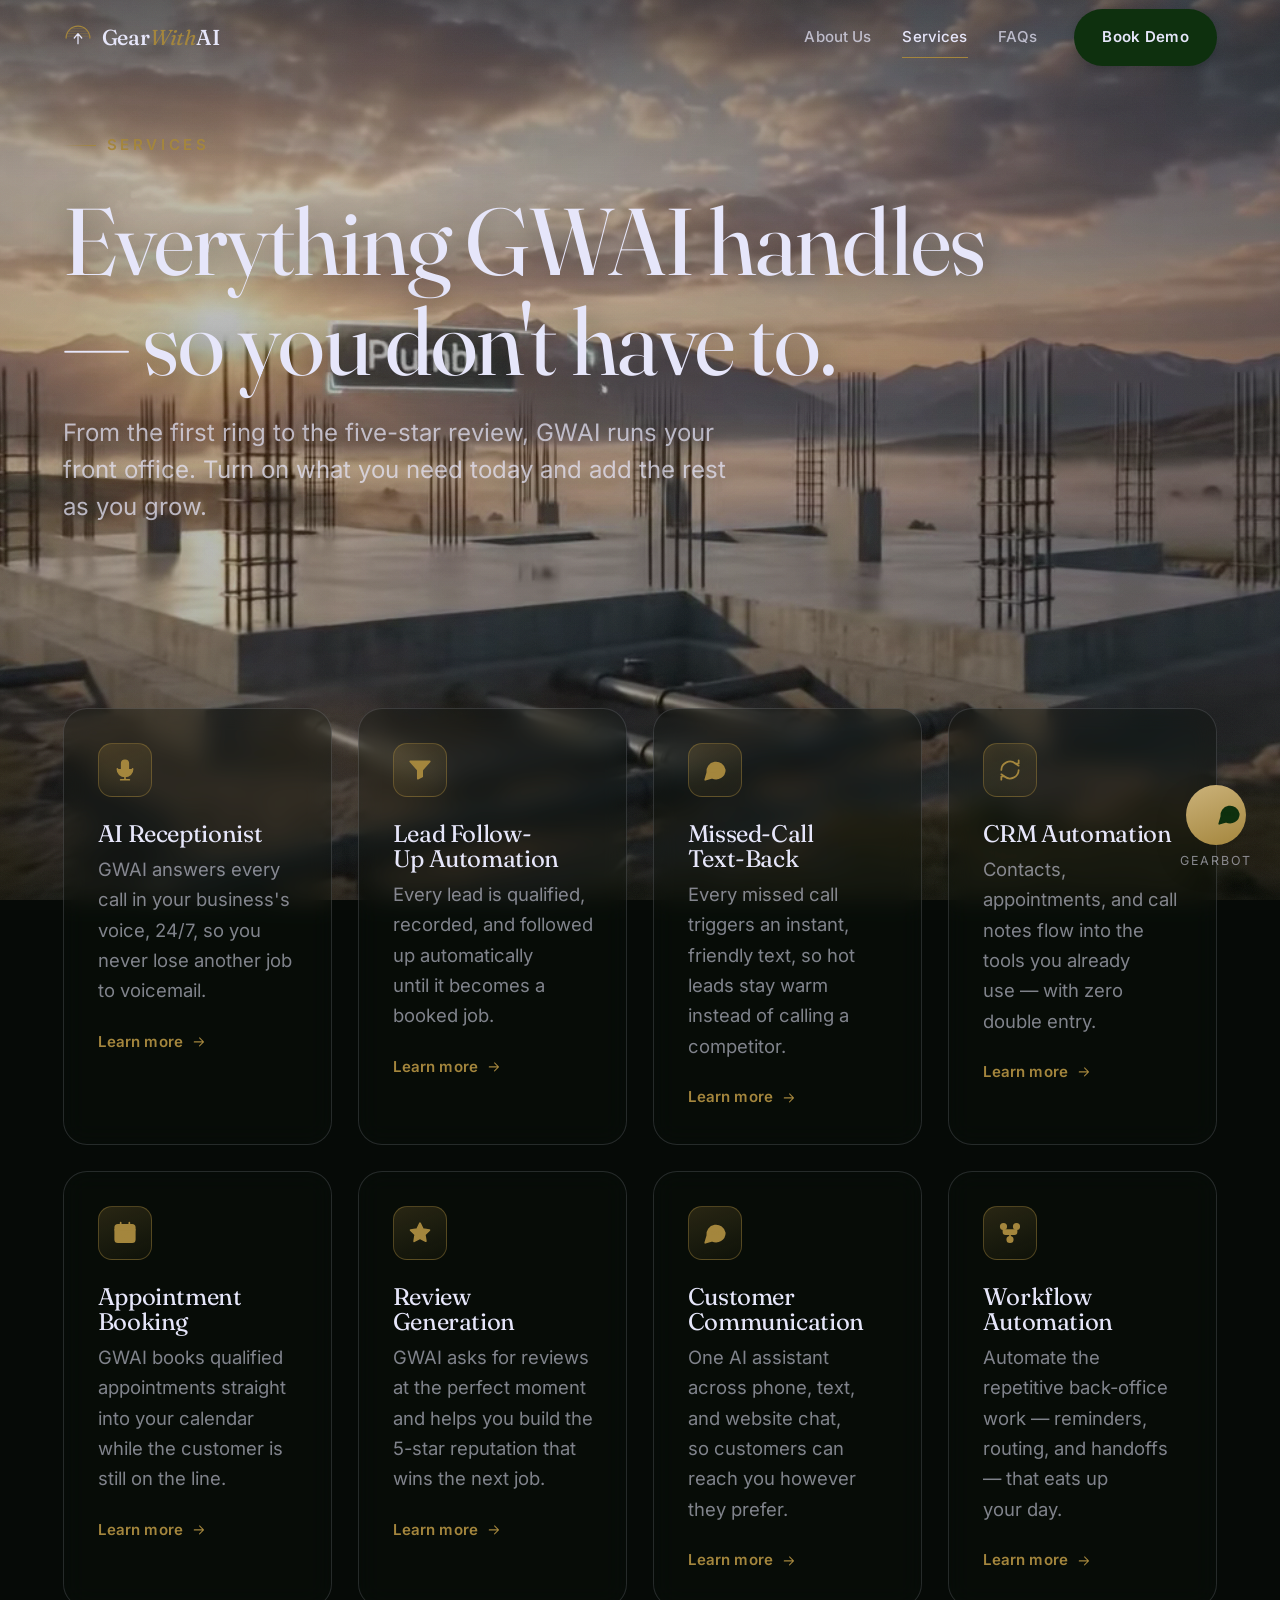
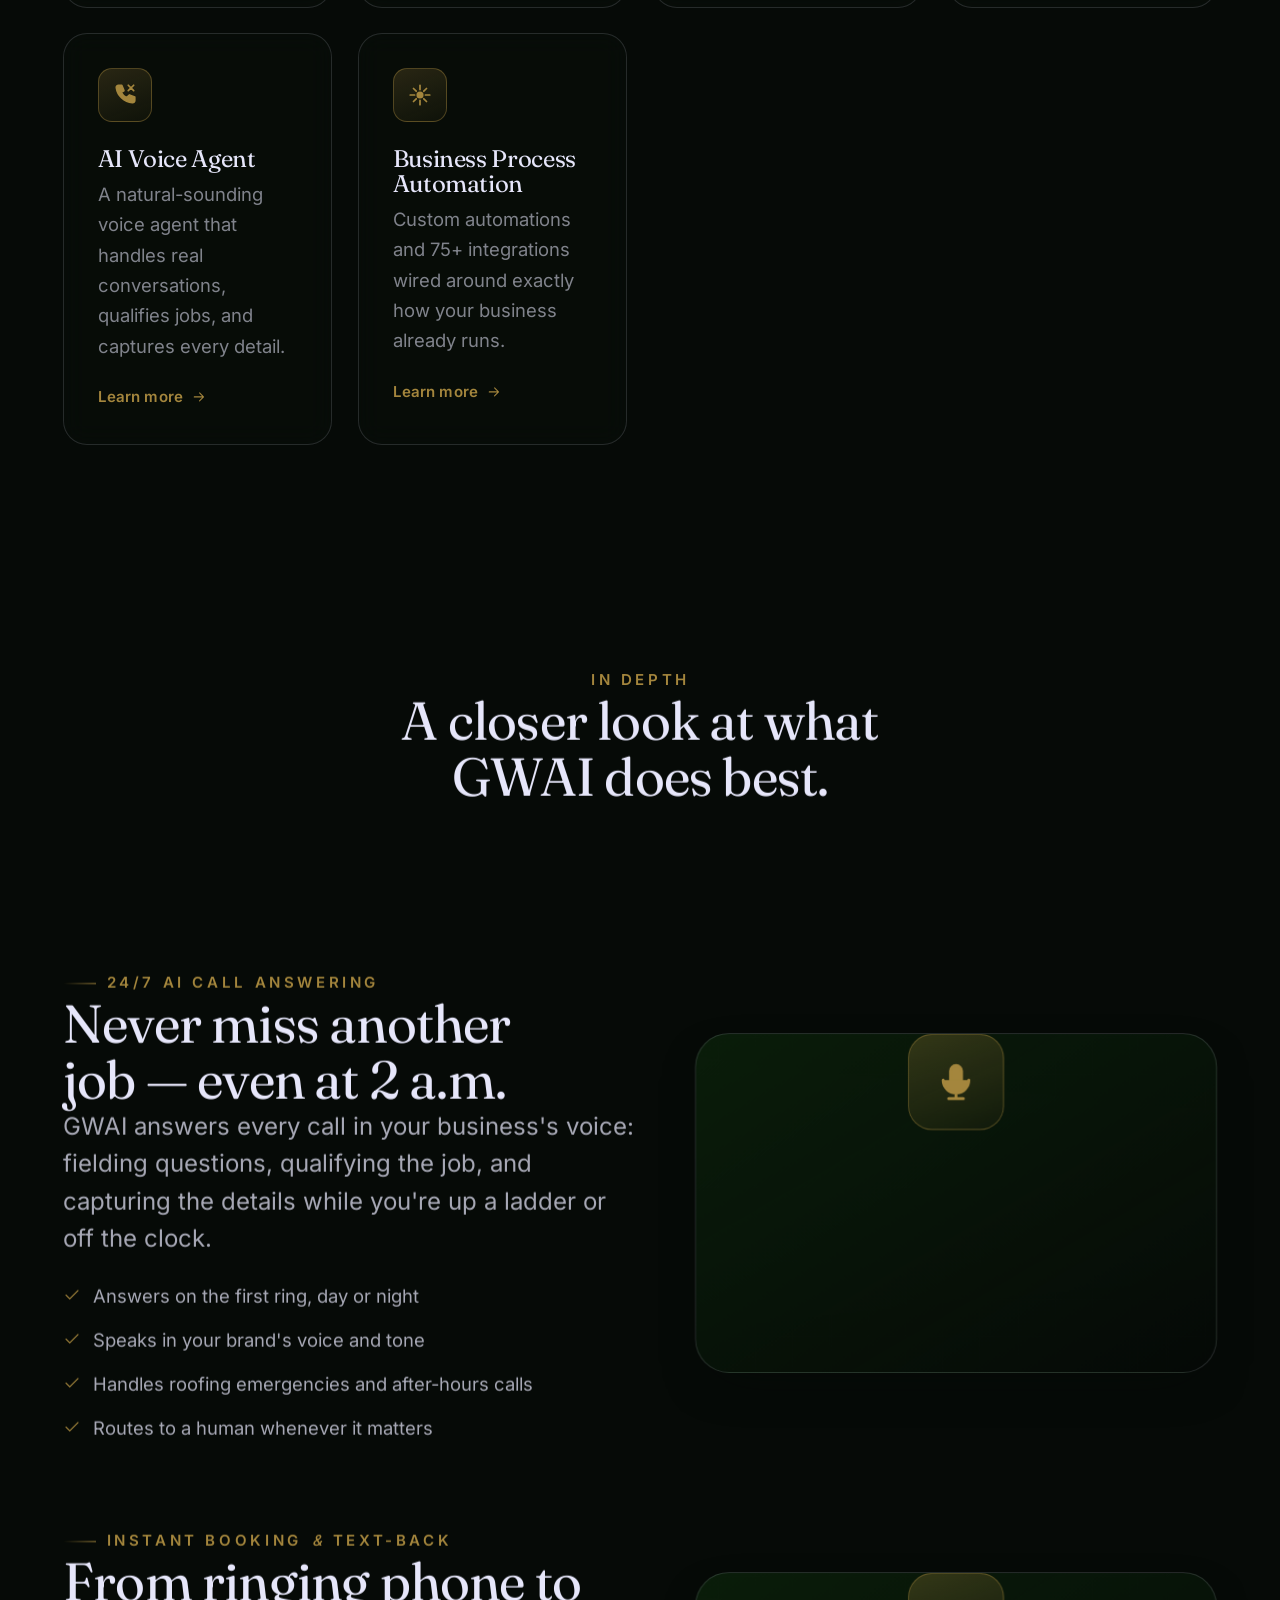
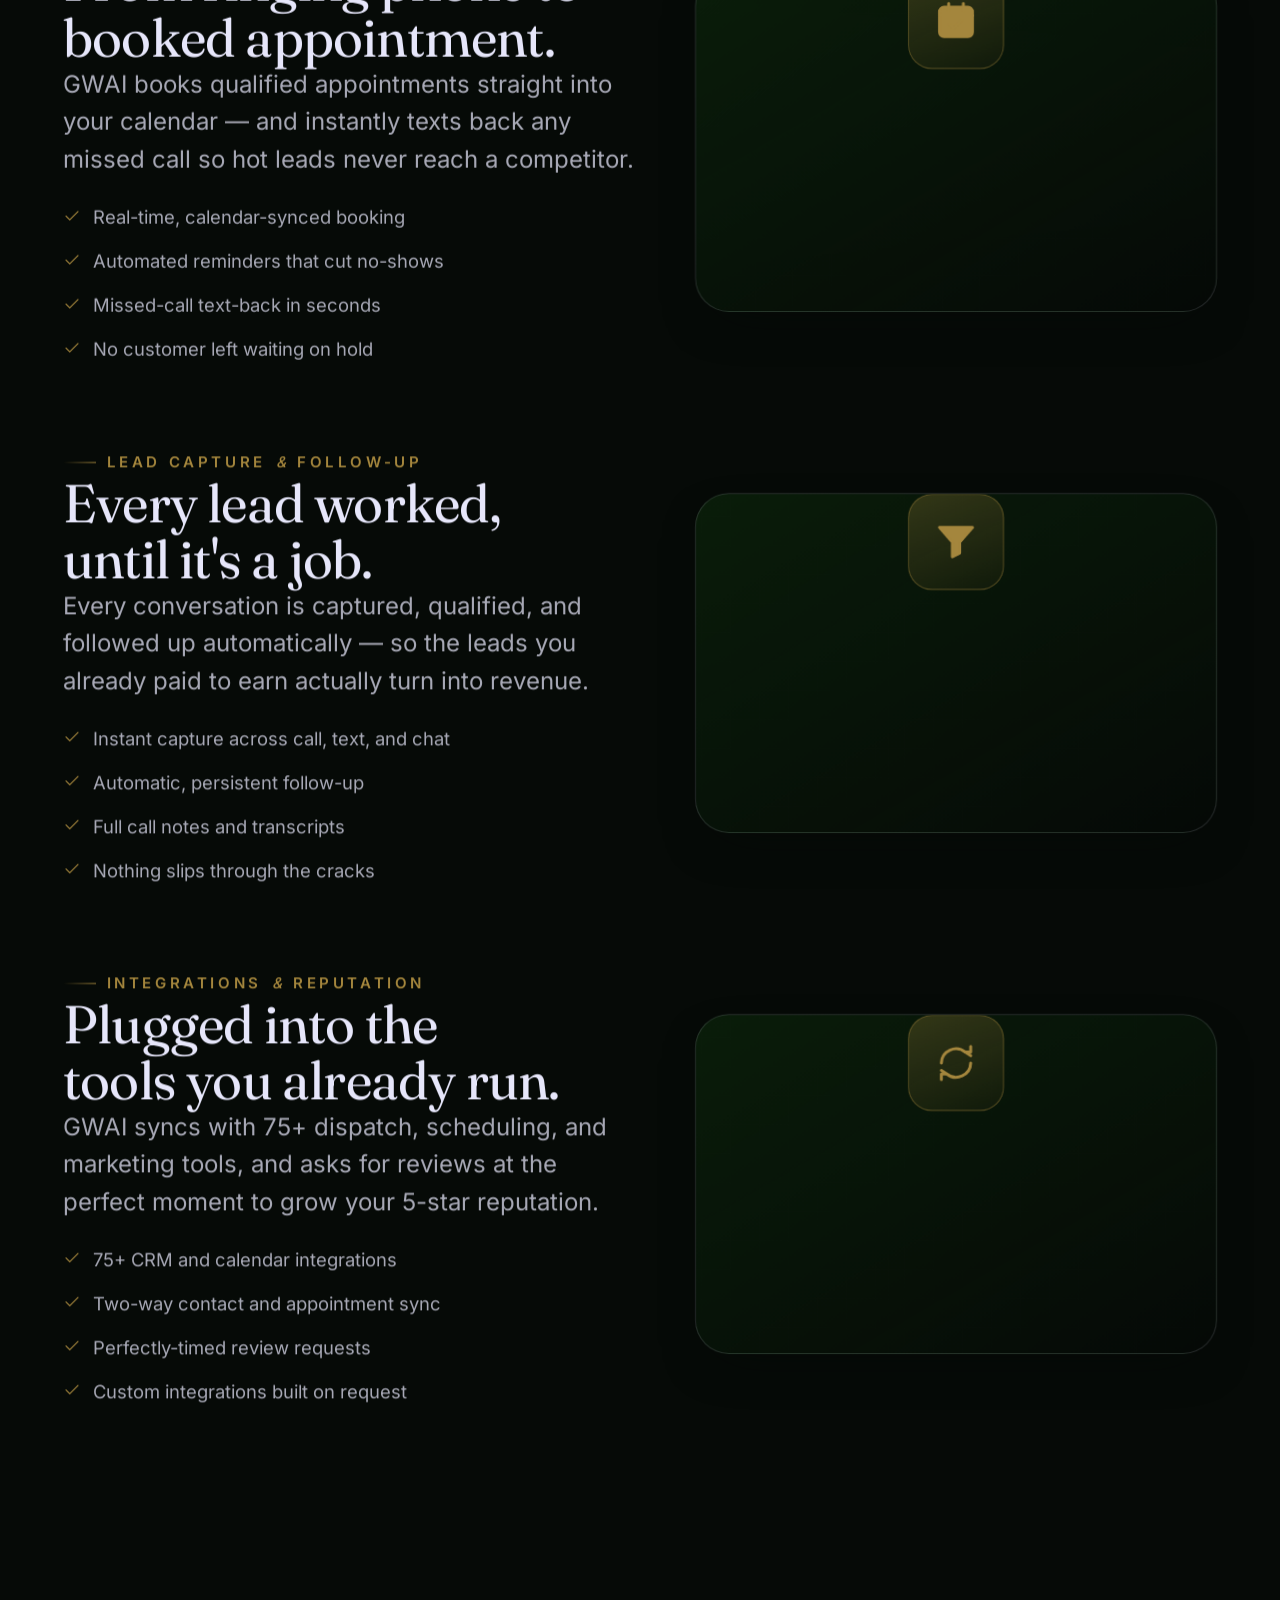
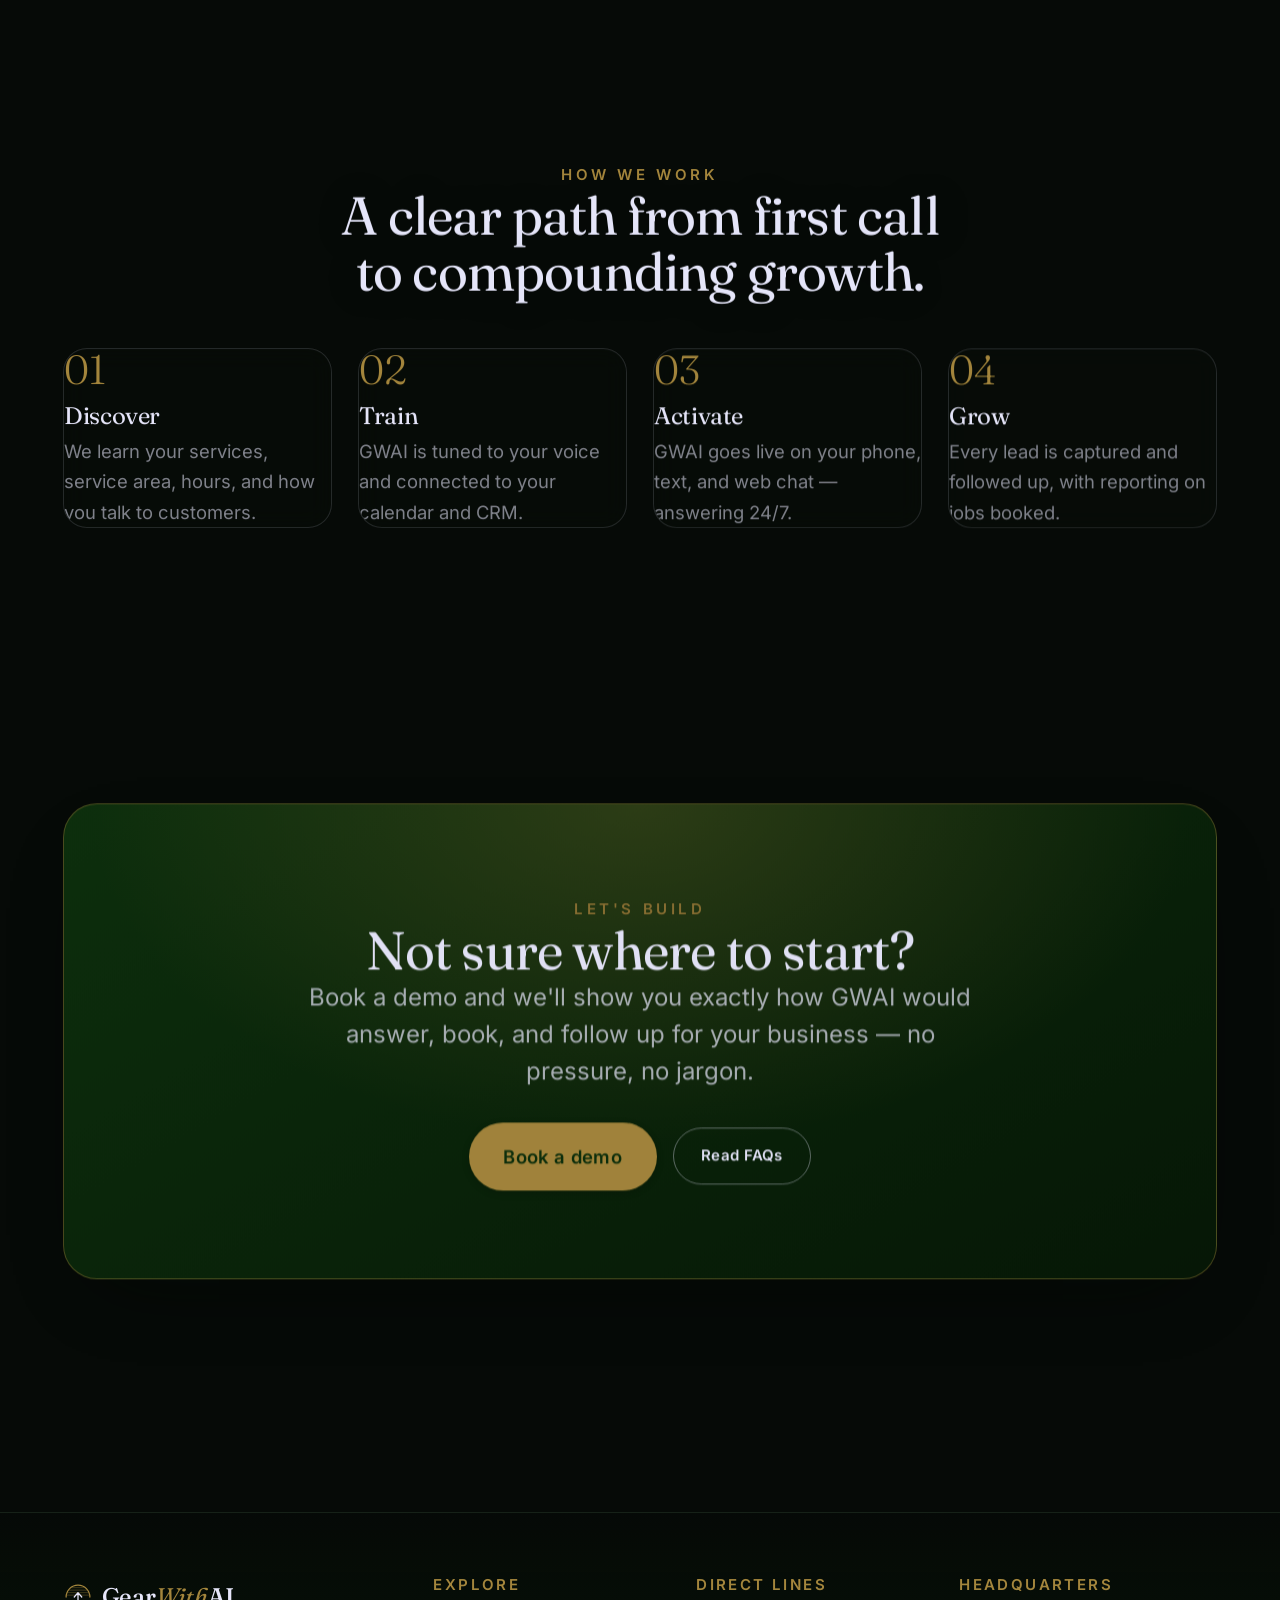
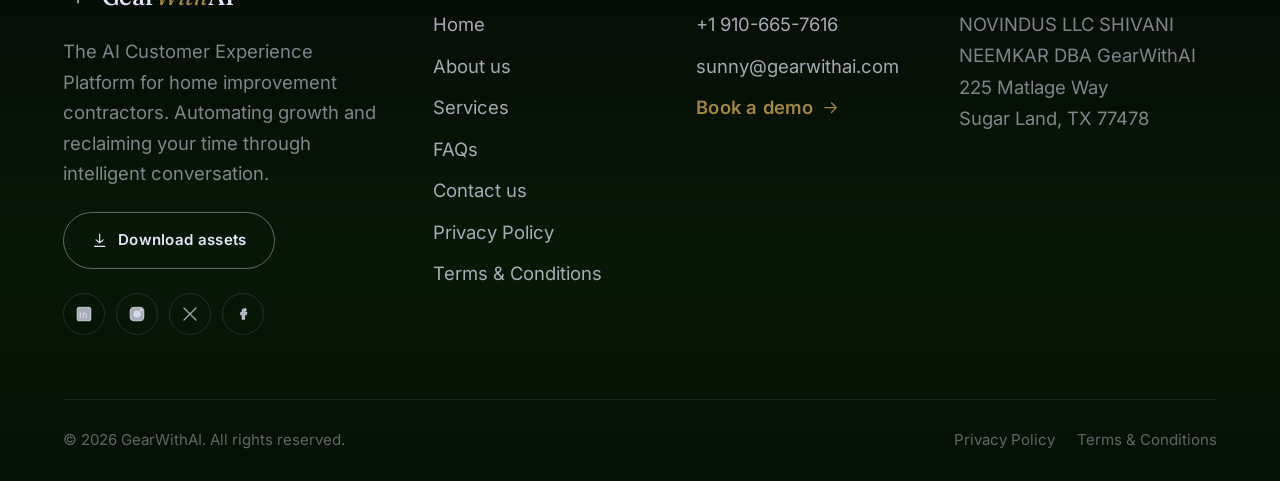
<file: services.html>
<!doctype html>
<html lang="en" class="no-js">
<head>
<meta charset="utf-8">
<meta name="viewport" content="width=device-width, initial-scale=1, viewport-fit=cover">
<title>Services — What GWAI Does for Contractors | GearWithAI</title>
<meta name="description" content="24/7 AI call answering, instant appointment booking, missed-call text-back, lead follow-up, CRM sync, and reviews for home improvement contractors. Book a demo.">
<link rel="canonical" href="https://gearwithai.com/services.html">
<meta name="theme-color" content="#0E300E">
<meta name="color-scheme" content="dark">
<meta name="author" content="GearWithAI">
<meta name="robots" content="index, follow, max-image-preview:large">
<meta property="og:type" content="website">
<meta property="og:site_name" content="GearWithAI">
<meta property="og:title" content="Services — What GWAI Does for Contractors | GearWithAI">
<meta property="og:description" content="24/7 AI call answering, instant appointment booking, missed-call text-back, lead follow-up, CRM sync, and reviews for home improvement contractors. Book a demo.">
<meta property="og:url" content="https://gearwithai.com/services.html">
<meta property="og:image" content="https://gearwithai.com/assets/img/poster.jpg">
<meta name="twitter:card" content="summary_large_image">
<meta name="twitter:title" content="Services — What GWAI Does for Contractors | GearWithAI">
<meta name="twitter:description" content="24/7 AI call answering, instant appointment booking, missed-call text-back, lead follow-up, CRM sync, and reviews for home improvement contractors. Book a demo.">
<meta name="twitter:image" content="https://gearwithai.com/assets/img/poster.jpg">
<link rel="icon" href="assets/img/favicon.svg" type="image/svg+xml">
<link rel="apple-touch-icon" href="assets/img/apple-touch-icon.png">
<link rel="preload" as="font" type="font/woff2" href="assets/fonts/inter-400-latin.woff2" crossorigin>
<link rel="preload" as="font" type="font/woff2" href="assets/fonts/inter-600-latin.woff2" crossorigin>
<link rel="preload" as="font" type="font/woff2" href="assets/fonts/fraunces-600-latin.woff2" crossorigin>
<link rel="stylesheet" href="assets/fonts/fonts.css">
<link rel="stylesheet" href="css/style.css">
<script>document.documentElement.classList.remove('no-js');document.documentElement.classList.add('js');</script>

</head>
<body class="services">
<a class="skip-link" href="#main">Skip to content</a>

<div class="stage" aria-hidden="true">
  <video class="stage__video" poster="assets/img/poster.jpg"
         autoplay muted loop playsinline preload="auto" disablepictureinpicture
         disableremoteplayback x-webkit-airplay="deny">
    <source src="assets/video/cinematic.webm" type="video/webm">
    <source src="assets/video/cinematic.mp4" type="video/mp4">
  </video>
  <div class="stage__overlay"></div>
  <div class="stage__grain"></div>
  <div class="stage__scrim"></div>
</div>

<div class="scroll-progress" aria-hidden="true"><span></span></div>

<header class="nav" role="banner">
  <div class="nav__inner">
    <a class="brand" href="index.html" aria-label="GearWithAI — home"><span class="gmark" aria-hidden="true"><svg viewBox="0 0 48 48" fill="none"><defs><clipPath id="gwc1"><path d="M5 24 A19 19 0 0 1 43 24 Z"/></clipPath></defs><g class="gmark__spin"><g clip-path="url(#gwc1)" stroke="#A4863D" stroke-width="1.1" opacity="0.5"><line x1="5" y1="9" x2="43" y2="9"/><line x1="5" y1="13" x2="43" y2="13"/><line x1="5" y1="17" x2="43" y2="17"/><line x1="5" y1="21" x2="43" y2="21"/></g><path d="M5 24 A19 19 0 0 1 43 24" stroke="#A4863D" stroke-width="2" stroke-linecap="round"/></g><path class="gmark__arrow" d="M24 33 V18 M18 24 L24 17 L30 24" stroke="#E6E6FA" stroke-width="2" stroke-linecap="round" stroke-linejoin="round"/></svg></span><span>Gear<span class="ai">With</span>AI</span></a>
    <nav class="nav__links" aria-label="Primary">
      <a class="nav__link" href="about.html">About Us</a>
      <a class="nav__link" href="services.html">Services</a>
      <a class="nav__link" href="faqs.html">FAQs</a>
      <a class="btn btn--primary nav__cta" href="contact.html">Book Demo</a>
    </nav>
    <button class="nav__toggle" type="button" aria-label="Open menu" aria-expanded="false" aria-controls="menu"><span></span></button>
  </div>
</header>

<main id="main" class="page">

  <section class="page-hero">
    <div class="container">
      <p class="eyebrow" data-reveal="fade">Services</p>
      <h1 data-split data-split-delay="0.1">Everything GWAI handles &mdash; so you don't have to.</h1>
      <p class="lede" data-reveal="up" data-delay="0.15">From the first ring to the five-star review, GWAI runs your front office. Turn on what you need today and add the rest as you grow.</p>
    </div>
  </section>
  <section class="section">
    <div class="container">
      <div class="grid grid-4">
        
      <article class="card" data-reveal="up">
        <div class="card__icon"><svg class="" width="1em" height="1em" viewBox="0 0 24 24" fill="currentColor" stroke="currentColor" stroke-width="1.6" stroke-linecap="round" stroke-linejoin="round" aria-hidden="true" focusable="false"><rect x="9" y="3" width="6" height="11" rx="3"/><path d="M5 11a7 7 0 0 0 14 0M12 18v3M8 21h8"/></svg></div>
        <h3>AI Receptionist</h3>
        <p>GWAI answers every call in your business's voice, 24/7, so you never lose another job to voicemail.</p>
        <a class="link-arrow card__link" href="contact.html">Learn more <svg class="" width="1em" height="1em" viewBox="0 0 24 24" fill="none" stroke="currentColor" stroke-width="1.6" stroke-linecap="round" stroke-linejoin="round" aria-hidden="true" focusable="false"><path d="M5 12h14M13 6l6 6-6 6" fill="none"/></svg></a>
      </article>
      <article class="card" data-reveal="up">
        <div class="card__icon"><svg class="" width="1em" height="1em" viewBox="0 0 24 24" fill="currentColor" stroke="currentColor" stroke-width="1.6" stroke-linecap="round" stroke-linejoin="round" aria-hidden="true" focusable="false"><path d="M3 4h18l-7 8v6l-4 2v-8z"/></svg></div>
        <h3>Lead Follow-Up Automation</h3>
        <p>Every lead is qualified, recorded, and followed up automatically until it becomes a booked job.</p>
        <a class="link-arrow card__link" href="contact.html">Learn more <svg class="" width="1em" height="1em" viewBox="0 0 24 24" fill="none" stroke="currentColor" stroke-width="1.6" stroke-linecap="round" stroke-linejoin="round" aria-hidden="true" focusable="false"><path d="M5 12h14M13 6l6 6-6 6" fill="none"/></svg></a>
      </article>
      <article class="card" data-reveal="up">
        <div class="card__icon"><svg class="" width="1em" height="1em" viewBox="0 0 24 24" fill="currentColor" stroke="currentColor" stroke-width="1.6" stroke-linecap="round" stroke-linejoin="round" aria-hidden="true" focusable="false"><path d="M21 12a8 8 0 0 1-11.6 7.1L3 21l1.9-6.4A8 8 0 1 1 21 12z"/><path d="M8 10h8M8 13.5h5" fill="none"/></svg></div>
        <h3>Missed-Call Text-Back</h3>
        <p>Every missed call triggers an instant, friendly text, so hot leads stay warm instead of calling a competitor.</p>
        <a class="link-arrow card__link" href="contact.html">Learn more <svg class="" width="1em" height="1em" viewBox="0 0 24 24" fill="none" stroke="currentColor" stroke-width="1.6" stroke-linecap="round" stroke-linejoin="round" aria-hidden="true" focusable="false"><path d="M5 12h14M13 6l6 6-6 6" fill="none"/></svg></a>
      </article>
      <article class="card" data-reveal="up">
        <div class="card__icon"><svg class="" width="1em" height="1em" viewBox="0 0 24 24" fill="currentColor" stroke="currentColor" stroke-width="1.6" stroke-linecap="round" stroke-linejoin="round" aria-hidden="true" focusable="false"><path d="M4 12a8 8 0 0 1 13-6l3 2M20 12a8 8 0 0 1-13 6l-3-2" fill="none"/><path d="M20 3v3h-3M4 21v-3h3" fill="none"/></svg></div>
        <h3>CRM Automation</h3>
        <p>Contacts, appointments, and call notes flow into the tools you already use — with zero double entry.</p>
        <a class="link-arrow card__link" href="contact.html">Learn more <svg class="" width="1em" height="1em" viewBox="0 0 24 24" fill="none" stroke="currentColor" stroke-width="1.6" stroke-linecap="round" stroke-linejoin="round" aria-hidden="true" focusable="false"><path d="M5 12h14M13 6l6 6-6 6" fill="none"/></svg></a>
      </article>
      <article class="card" data-reveal="up">
        <div class="card__icon"><svg class="" width="1em" height="1em" viewBox="0 0 24 24" fill="currentColor" stroke="currentColor" stroke-width="1.6" stroke-linecap="round" stroke-linejoin="round" aria-hidden="true" focusable="false"><rect x="3" y="4.5" width="18" height="16" rx="2.5"/><path d="M3 9h18M8 2.5v4M16 2.5v4"/><path d="M8.5 14l2.2 2.2 4.3-4.3" fill="none"/></svg></div>
        <h3>Appointment Booking</h3>
        <p>GWAI books qualified appointments straight into your calendar while the customer is still on the line.</p>
        <a class="link-arrow card__link" href="contact.html">Learn more <svg class="" width="1em" height="1em" viewBox="0 0 24 24" fill="none" stroke="currentColor" stroke-width="1.6" stroke-linecap="round" stroke-linejoin="round" aria-hidden="true" focusable="false"><path d="M5 12h14M13 6l6 6-6 6" fill="none"/></svg></a>
      </article>
      <article class="card" data-reveal="up">
        <div class="card__icon"><svg class="" width="1em" height="1em" viewBox="0 0 24 24" fill="currentColor" stroke="currentColor" stroke-width="1.6" stroke-linecap="round" stroke-linejoin="round" aria-hidden="true" focusable="false"><path d="M12 3l2.7 5.5 6 .9-4.3 4.2 1 6-5.4-2.8-5.4 2.8 1-6L3.3 9.4l6-.9z"/></svg></div>
        <h3>Review Generation</h3>
        <p>GWAI asks for reviews at the perfect moment and helps you build the 5-star reputation that wins the next job.</p>
        <a class="link-arrow card__link" href="contact.html">Learn more <svg class="" width="1em" height="1em" viewBox="0 0 24 24" fill="none" stroke="currentColor" stroke-width="1.6" stroke-linecap="round" stroke-linejoin="round" aria-hidden="true" focusable="false"><path d="M5 12h14M13 6l6 6-6 6" fill="none"/></svg></a>
      </article>
      <article class="card" data-reveal="up">
        <div class="card__icon"><svg class="" width="1em" height="1em" viewBox="0 0 24 24" fill="currentColor" stroke="currentColor" stroke-width="1.6" stroke-linecap="round" stroke-linejoin="round" aria-hidden="true" focusable="false"><path d="M21 12a8 8 0 0 1-11.6 7.1L3 21l1.9-6.4A8 8 0 1 1 21 12z"/><circle cx="9" cy="12" r="1"/><circle cx="12" cy="12" r="1"/><circle cx="15" cy="12" r="1"/></svg></div>
        <h3>Customer Communication</h3>
        <p>One AI assistant across phone, text, and website chat, so customers can reach you however they prefer.</p>
        <a class="link-arrow card__link" href="contact.html">Learn more <svg class="" width="1em" height="1em" viewBox="0 0 24 24" fill="none" stroke="currentColor" stroke-width="1.6" stroke-linecap="round" stroke-linejoin="round" aria-hidden="true" focusable="false"><path d="M5 12h14M13 6l6 6-6 6" fill="none"/></svg></a>
      </article>
      <article class="card" data-reveal="up">
        <div class="card__icon"><svg class="" width="1em" height="1em" viewBox="0 0 24 24" fill="currentColor" stroke="currentColor" stroke-width="1.6" stroke-linecap="round" stroke-linejoin="round" aria-hidden="true" focusable="false"><circle cx="6" cy="6" r="2.5"/><circle cx="18" cy="6" r="2.5"/><circle cx="12" cy="18" r="2.5"/><path d="M6 8.5V11a2 2 0 0 0 2 2h8a2 2 0 0 0 2-2V8.5M12 13v2.5"/></svg></div>
        <h3>Workflow Automation</h3>
        <p>Automate the repetitive back-office work — reminders, routing, and handoffs — that eats up your day.</p>
        <a class="link-arrow card__link" href="contact.html">Learn more <svg class="" width="1em" height="1em" viewBox="0 0 24 24" fill="none" stroke="currentColor" stroke-width="1.6" stroke-linecap="round" stroke-linejoin="round" aria-hidden="true" focusable="false"><path d="M5 12h14M13 6l6 6-6 6" fill="none"/></svg></a>
      </article>
      <article class="card" data-reveal="up">
        <div class="card__icon"><svg class="" width="1em" height="1em" viewBox="0 0 24 24" fill="currentColor" stroke="currentColor" stroke-width="1.6" stroke-linecap="round" stroke-linejoin="round" aria-hidden="true" focusable="false"><path d="M6 3h3l2 5-2.5 1.5a11 11 0 0 0 5 5L16 12l5 2v3a2 2 0 0 1-2.2 2A16 16 0 0 1 4 5.2 2 2 0 0 1 6 3z"/><path d="M15 3l5 5M20 3l-5 5" fill="none"/></svg></div>
        <h3>AI Voice Agent</h3>
        <p>A natural-sounding voice agent that handles real conversations, qualifies jobs, and captures every detail.</p>
        <a class="link-arrow card__link" href="contact.html">Learn more <svg class="" width="1em" height="1em" viewBox="0 0 24 24" fill="none" stroke="currentColor" stroke-width="1.6" stroke-linecap="round" stroke-linejoin="round" aria-hidden="true" focusable="false"><path d="M5 12h14M13 6l6 6-6 6" fill="none"/></svg></a>
      </article>
      <article class="card" data-reveal="up">
        <div class="card__icon"><svg class="" width="1em" height="1em" viewBox="0 0 24 24" fill="currentColor" stroke="currentColor" stroke-width="1.6" stroke-linecap="round" stroke-linejoin="round" aria-hidden="true" focusable="false"><path d="M12 3v4M12 17v4M3 12h4M17 12h4M6 6l2.5 2.5M15.5 15.5L18 18M18 6l-2.5 2.5M8.5 15.5L6 18"/><circle cx="12" cy="12" r="2.5"/></svg></div>
        <h3>Business Process Automation</h3>
        <p>Custom automations and 75+ integrations wired around exactly how your business already runs.</p>
        <a class="link-arrow card__link" href="contact.html">Learn more <svg class="" width="1em" height="1em" viewBox="0 0 24 24" fill="none" stroke="currentColor" stroke-width="1.6" stroke-linecap="round" stroke-linejoin="round" aria-hidden="true" focusable="false"><path d="M5 12h14M13 6l6 6-6 6" fill="none"/></svg></a>
      </article>
      </div>
    </div>
  </section>

  <section class="section-tight">
    <div class="container">
      <div class="center" style="max-width:640px;margin-inline:auto">
        <p class="eyebrow center" data-reveal="fade">In depth</p>
        <h2 data-reveal="up">A closer look at what GWAI does best.</h2>
      </div>
    </div>
  </section>

  <section class="section" style="padding-top:0">
    <div class="container">
      
  <div class="feature">
    <div class="split">
      <div data-reveal="up">
        <p class="eyebrow">24/7 AI Call Answering</p>
        <h2>Never miss another job &mdash; even at 2 a.m.</h2>
        <p class="lede">GWAI answers every call in your business's voice: fielding questions, qualifying the job, and capturing the details while you're up a ladder or off the clock.</p>
        <ul class="check-list"><li><svg class="" width="1em" height="1em" viewBox="0 0 24 24" fill="none" stroke="currentColor" stroke-width="1.6" stroke-linecap="round" stroke-linejoin="round" aria-hidden="true" focusable="false"><path d="M20 6L9 17l-5-5" fill="none"/></svg><span>Answers on the first ring, day or night</span></li><li><svg class="" width="1em" height="1em" viewBox="0 0 24 24" fill="none" stroke="currentColor" stroke-width="1.6" stroke-linecap="round" stroke-linejoin="round" aria-hidden="true" focusable="false"><path d="M20 6L9 17l-5-5" fill="none"/></svg><span>Speaks in your brand's voice and tone</span></li><li><svg class="" width="1em" height="1em" viewBox="0 0 24 24" fill="none" stroke="currentColor" stroke-width="1.6" stroke-linecap="round" stroke-linejoin="round" aria-hidden="true" focusable="false"><path d="M20 6L9 17l-5-5" fill="none"/></svg><span>Handles roofing emergencies and after-hours calls</span></li><li><svg class="" width="1em" height="1em" viewBox="0 0 24 24" fill="none" stroke="currentColor" stroke-width="1.6" stroke-linecap="round" stroke-linejoin="round" aria-hidden="true" focusable="false"><path d="M20 6L9 17l-5-5" fill="none"/></svg><span>Routes to a human whenever it matters</span></li></ul>
      </div>
      <div class="feature__media" data-reveal="scale" aria-hidden="true">
        <div class="feature__visual" style="display:grid;place-items:center">
          <div style="width:96px;height:96px;border-radius:24px;display:grid;place-items:center;font-size:44px;background:linear-gradient(160deg,rgba(164,134,61,0.28),rgba(164,134,61,0.06));border:1px solid var(--gold-line);color:var(--gold)"><svg class="" width="1em" height="1em" viewBox="0 0 24 24" fill="currentColor" stroke="currentColor" stroke-width="1.6" stroke-linecap="round" stroke-linejoin="round" aria-hidden="true" focusable="false"><rect x="9" y="3" width="6" height="11" rx="3"/><path d="M5 11a7 7 0 0 0 14 0M12 18v3M8 21h8"/></svg></div>
        </div>
      </div>
    </div>
  </div>
      
  <div class="feature">
    <div class="split">
      <div data-reveal="up">
        <p class="eyebrow">Instant Booking <span class="amp">&amp;</span> Text-Back</p>
        <h2>From ringing phone to booked appointment.</h2>
        <p class="lede">GWAI books qualified appointments straight into your calendar &mdash; and instantly texts back any missed call so hot leads never reach a competitor.</p>
        <ul class="check-list"><li><svg class="" width="1em" height="1em" viewBox="0 0 24 24" fill="none" stroke="currentColor" stroke-width="1.6" stroke-linecap="round" stroke-linejoin="round" aria-hidden="true" focusable="false"><path d="M20 6L9 17l-5-5" fill="none"/></svg><span>Real-time, calendar-synced booking</span></li><li><svg class="" width="1em" height="1em" viewBox="0 0 24 24" fill="none" stroke="currentColor" stroke-width="1.6" stroke-linecap="round" stroke-linejoin="round" aria-hidden="true" focusable="false"><path d="M20 6L9 17l-5-5" fill="none"/></svg><span>Automated reminders that cut no-shows</span></li><li><svg class="" width="1em" height="1em" viewBox="0 0 24 24" fill="none" stroke="currentColor" stroke-width="1.6" stroke-linecap="round" stroke-linejoin="round" aria-hidden="true" focusable="false"><path d="M20 6L9 17l-5-5" fill="none"/></svg><span>Missed-call text-back in seconds</span></li><li><svg class="" width="1em" height="1em" viewBox="0 0 24 24" fill="none" stroke="currentColor" stroke-width="1.6" stroke-linecap="round" stroke-linejoin="round" aria-hidden="true" focusable="false"><path d="M20 6L9 17l-5-5" fill="none"/></svg><span>No customer left waiting on hold</span></li></ul>
      </div>
      <div class="feature__media" data-reveal="scale" aria-hidden="true">
        <div class="feature__visual" style="display:grid;place-items:center">
          <div style="width:96px;height:96px;border-radius:24px;display:grid;place-items:center;font-size:44px;background:linear-gradient(160deg,rgba(164,134,61,0.28),rgba(164,134,61,0.06));border:1px solid var(--gold-line);color:var(--gold)"><svg class="" width="1em" height="1em" viewBox="0 0 24 24" fill="currentColor" stroke="currentColor" stroke-width="1.6" stroke-linecap="round" stroke-linejoin="round" aria-hidden="true" focusable="false"><rect x="3" y="4.5" width="18" height="16" rx="2.5"/><path d="M3 9h18M8 2.5v4M16 2.5v4"/><path d="M8.5 14l2.2 2.2 4.3-4.3" fill="none"/></svg></div>
        </div>
      </div>
    </div>
  </div>
      
  <div class="feature">
    <div class="split">
      <div data-reveal="up">
        <p class="eyebrow">Lead Capture <span class="amp">&amp;</span> Follow-Up</p>
        <h2>Every lead worked, until it's a job.</h2>
        <p class="lede">Every conversation is captured, qualified, and followed up automatically &mdash; so the leads you already paid to earn actually turn into revenue.</p>
        <ul class="check-list"><li><svg class="" width="1em" height="1em" viewBox="0 0 24 24" fill="none" stroke="currentColor" stroke-width="1.6" stroke-linecap="round" stroke-linejoin="round" aria-hidden="true" focusable="false"><path d="M20 6L9 17l-5-5" fill="none"/></svg><span>Instant capture across call, text, and chat</span></li><li><svg class="" width="1em" height="1em" viewBox="0 0 24 24" fill="none" stroke="currentColor" stroke-width="1.6" stroke-linecap="round" stroke-linejoin="round" aria-hidden="true" focusable="false"><path d="M20 6L9 17l-5-5" fill="none"/></svg><span>Automatic, persistent follow-up</span></li><li><svg class="" width="1em" height="1em" viewBox="0 0 24 24" fill="none" stroke="currentColor" stroke-width="1.6" stroke-linecap="round" stroke-linejoin="round" aria-hidden="true" focusable="false"><path d="M20 6L9 17l-5-5" fill="none"/></svg><span>Full call notes and transcripts</span></li><li><svg class="" width="1em" height="1em" viewBox="0 0 24 24" fill="none" stroke="currentColor" stroke-width="1.6" stroke-linecap="round" stroke-linejoin="round" aria-hidden="true" focusable="false"><path d="M20 6L9 17l-5-5" fill="none"/></svg><span>Nothing slips through the cracks</span></li></ul>
      </div>
      <div class="feature__media" data-reveal="scale" aria-hidden="true">
        <div class="feature__visual" style="display:grid;place-items:center">
          <div style="width:96px;height:96px;border-radius:24px;display:grid;place-items:center;font-size:44px;background:linear-gradient(160deg,rgba(164,134,61,0.28),rgba(164,134,61,0.06));border:1px solid var(--gold-line);color:var(--gold)"><svg class="" width="1em" height="1em" viewBox="0 0 24 24" fill="currentColor" stroke="currentColor" stroke-width="1.6" stroke-linecap="round" stroke-linejoin="round" aria-hidden="true" focusable="false"><path d="M3 4h18l-7 8v6l-4 2v-8z"/></svg></div>
        </div>
      </div>
    </div>
  </div>
      
  <div class="feature">
    <div class="split">
      <div data-reveal="up">
        <p class="eyebrow">Integrations <span class="amp">&amp;</span> Reputation</p>
        <h2>Plugged into the tools you already run.</h2>
        <p class="lede">GWAI syncs with 75+ dispatch, scheduling, and marketing tools, and asks for reviews at the perfect moment to grow your 5-star reputation.</p>
        <ul class="check-list"><li><svg class="" width="1em" height="1em" viewBox="0 0 24 24" fill="none" stroke="currentColor" stroke-width="1.6" stroke-linecap="round" stroke-linejoin="round" aria-hidden="true" focusable="false"><path d="M20 6L9 17l-5-5" fill="none"/></svg><span>75+ CRM and calendar integrations</span></li><li><svg class="" width="1em" height="1em" viewBox="0 0 24 24" fill="none" stroke="currentColor" stroke-width="1.6" stroke-linecap="round" stroke-linejoin="round" aria-hidden="true" focusable="false"><path d="M20 6L9 17l-5-5" fill="none"/></svg><span>Two-way contact and appointment sync</span></li><li><svg class="" width="1em" height="1em" viewBox="0 0 24 24" fill="none" stroke="currentColor" stroke-width="1.6" stroke-linecap="round" stroke-linejoin="round" aria-hidden="true" focusable="false"><path d="M20 6L9 17l-5-5" fill="none"/></svg><span>Perfectly-timed review requests</span></li><li><svg class="" width="1em" height="1em" viewBox="0 0 24 24" fill="none" stroke="currentColor" stroke-width="1.6" stroke-linecap="round" stroke-linejoin="round" aria-hidden="true" focusable="false"><path d="M20 6L9 17l-5-5" fill="none"/></svg><span>Custom integrations built on request</span></li></ul>
      </div>
      <div class="feature__media" data-reveal="scale" aria-hidden="true">
        <div class="feature__visual" style="display:grid;place-items:center">
          <div style="width:96px;height:96px;border-radius:24px;display:grid;place-items:center;font-size:44px;background:linear-gradient(160deg,rgba(164,134,61,0.28),rgba(164,134,61,0.06));border:1px solid var(--gold-line);color:var(--gold)"><svg class="" width="1em" height="1em" viewBox="0 0 24 24" fill="currentColor" stroke="currentColor" stroke-width="1.6" stroke-linecap="round" stroke-linejoin="round" aria-hidden="true" focusable="false"><path d="M4 12a8 8 0 0 1 13-6l3 2M20 12a8 8 0 0 1-13 6l-3-2" fill="none"/><path d="M20 3v3h-3M4 21v-3h3" fill="none"/></svg></div>
        </div>
      </div>
    </div>
  </div>
    </div>
  </section>

  <section class="section" aria-labelledby="proc2">
    <div class="container">
      <div class="center" style="max-width:620px;margin-inline:auto;margin-bottom:3rem">
        <p class="eyebrow center" data-reveal="fade">How we work</p>
        <h2 id="proc2" data-reveal="up">A clear path from first call to compounding growth.</h2>
      </div>
      <div class="steps">
        <div class="step-card" data-reveal="up"><div class="step-card__n">01</div><h3>Discover</h3><p>We learn your services, service area, hours, and how you talk to customers.</p></div>
        <div class="step-card" data-reveal="up" data-delay="0.05"><div class="step-card__n">02</div><h3>Train</h3><p>GWAI is tuned to your voice and connected to your calendar and CRM.</p></div>
        <div class="step-card" data-reveal="up" data-delay="0.1"><div class="step-card__n">03</div><h3>Activate</h3><p>GWAI goes live on your phone, text, and web chat &mdash; answering 24/7.</p></div>
        <div class="step-card" data-reveal="up" data-delay="0.15"><div class="step-card__n">04</div><h3>Grow</h3><p>Every lead is captured and followed up, with reporting on jobs booked.</p></div>
      </div>
    </div>
  </section>

  
  <section class="section cta-band">
    <div class="container">
      <div class="panel" data-reveal="up">
        <p class="eyebrow center" data-reveal="fade">Let's build</p>
        <h2 data-reveal="up">Not sure where to start?</h2>
        <p class="lede" data-reveal="up">Book a demo and we'll show you exactly how GWAI would answer, book, and follow up for your business &mdash; no pressure, no jargon.</p>
        <div class="btn-row" data-reveal="up" style="margin-top:2rem">
          <a class="btn btn--gold btn--lg" href="contact.html" data-magnetic>Book a demo</a>
          <a class="btn btn--ghost" href="faqs.html">Read FAQs</a>
        </div>
        
      </div>
    </div>
  </section>

</main>

<footer class="footer" role="contentinfo">
  <div class="container">
    <div class="footer__top">
      <div class="footer__brand">
        <a class="brand" href="index.html" aria-label="GearWithAI — home"><span class="gmark" aria-hidden="true"><svg viewBox="0 0 48 48" fill="none"><defs><clipPath id="gwc2"><path d="M5 24 A19 19 0 0 1 43 24 Z"/></clipPath></defs><g class="gmark__spin"><g clip-path="url(#gwc2)" stroke="#A4863D" stroke-width="1.1" opacity="0.5"><line x1="5" y1="9" x2="43" y2="9"/><line x1="5" y1="13" x2="43" y2="13"/><line x1="5" y1="17" x2="43" y2="17"/><line x1="5" y1="21" x2="43" y2="21"/></g><path d="M5 24 A19 19 0 0 1 43 24" stroke="#A4863D" stroke-width="2" stroke-linecap="round"/></g><path class="gmark__arrow" d="M24 33 V18 M18 24 L24 17 L30 24" stroke="#E6E6FA" stroke-width="2" stroke-linecap="round" stroke-linejoin="round"/></svg></span><span>Gear<span class="ai">With</span>AI</span></a>
        <p class="footer__tag">The AI Customer Experience Platform for home improvement contractors. Automating growth and reclaiming your time through intelligent conversation.</p>
        <a class="btn btn--ghost" href="mailto:sunny@gearwithai.com?subject=GearWithAI%20media%20kit%20request" style="margin-top:1.5rem"><svg class="" width="1em" height="1em" viewBox="0 0 24 24" fill="currentColor" stroke="currentColor" stroke-width="1.6" stroke-linecap="round" stroke-linejoin="round" aria-hidden="true" focusable="false"><path d="M12 3v12M7 11l5 4 5-4M5 20h14" fill="none"/></svg> Download assets</a>
        <div class="socials" style="margin-top:1.5rem">
          <a class="social" href="https://www.linkedin.com/company/gearwithai" target="_blank" rel="noopener" aria-label="GearWithAI on LinkedIn"><svg class="" width="1em" height="1em" viewBox="0 0 24 24" fill="currentColor" stroke="currentColor" stroke-width="1.6" stroke-linecap="round" stroke-linejoin="round" aria-hidden="true" focusable="false"><rect x="3" y="3" width="18" height="18" rx="3"/><path d="M7 10v7M7 7v.01M11 17v-4a2 2 0 0 1 4 0v4M11 10v7" fill="none"/></svg></a>
          <a class="social" href="https://www.instagram.com/gearwithai" target="_blank" rel="noopener" aria-label="GearWithAI on Instagram"><svg class="" width="1em" height="1em" viewBox="0 0 24 24" fill="currentColor" stroke="currentColor" stroke-width="1.6" stroke-linecap="round" stroke-linejoin="round" aria-hidden="true" focusable="false"><rect x="3" y="3" width="18" height="18" rx="5"/><circle cx="12" cy="12" r="4"/><circle cx="17.2" cy="6.8" r="1"/></svg></a>
          <a class="social" href="https://x.com/gearwithai" target="_blank" rel="noopener" aria-label="GearWithAI on X"><svg class="" width="1em" height="1em" viewBox="0 0 24 24" fill="currentColor" stroke="currentColor" stroke-width="1.6" stroke-linecap="round" stroke-linejoin="round" aria-hidden="true" focusable="false"><path d="M4 4l16 16M20 4L4 20" fill="none"/></svg></a>
          <a class="social" href="https://www.facebook.com/gearwithai" target="_blank" rel="noopener" aria-label="GearWithAI on Facebook"><svg class="" width="1em" height="1em" viewBox="0 0 24 24" fill="currentColor" stroke="currentColor" stroke-width="1.6" stroke-linecap="round" stroke-linejoin="round" aria-hidden="true" focusable="false"><path d="M14 8h2V5h-2a3 3 0 0 0-3 3v2H9v3h2v6h3v-6h2.2l.8-3H14V8.5c0-.4.3-.5.6-.5z"/></svg></a>
        </div>
      </div>
      <div class="footer__col">
        <h4>Explore</h4>
        <ul>
          <li><a href="index.html">Home</a></li>
          <li><a href="about.html">About us</a></li>
          <li><a href="services.html">Services</a></li>
          <li><a href="faqs.html">FAQs</a></li>
          <li><a href="contact.html">Contact us</a></li>
          <li><a href="privacy.html">Privacy Policy</a></li>
          <li><a href="terms.html">Terms &amp; Conditions</a></li>
        </ul>
      </div>
      <div class="footer__col">
        <h4>Direct lines</h4>
        <ul>
          <li><a href="tel:+19106657616">+1 910-665-7616</a></li>
          <li><a href="mailto:sunny@gearwithai.com">sunny@gearwithai.com</a></li>
          <li><a class="link-arrow" href="contact.html" style="color:var(--gold)">Book a demo <svg class="" width="1em" height="1em" viewBox="0 0 24 24" fill="none" stroke="currentColor" stroke-width="1.6" stroke-linecap="round" stroke-linejoin="round" aria-hidden="true" focusable="false"><path d="M5 12h14M13 6l6 6-6 6" fill="none"/></svg></a></li>
        </ul>
      </div>
      <div class="footer__col">
        <h4>Headquarters</h4>
        <address class="footer__address">
          NOVINDUS LLC SHIVANI NEEMKAR DBA GearWithAI<br>
          225 Matlage Way<br>
          Sugar Land, TX 77478
        </address>
      </div>
    </div>
    <div class="footer__bottom">
      <p>&copy; <span data-year>2026</span> GearWithAI. All rights reserved.</p>
      <div class="footer__legal">
        <a href="privacy.html">Privacy Policy</a>
        <a href="terms.html">Terms &amp; Conditions</a>
      </div>
    </div>
  </div>
</footer>


<div class="gearbot" data-gearbot>
  <div class="gearbot__panel" id="gearbot-panel" role="dialog" aria-label="Chat with GearBot" aria-modal="false" hidden>
    <div class="gearbot__head">
      <span class="gearbot__id">
        <span class="gearbot__avatar"><svg class="" width="1em" height="1em" viewBox="0 0 24 24" fill="currentColor" stroke="currentColor" stroke-width="1.6" stroke-linecap="round" stroke-linejoin="round" aria-hidden="true" focusable="false"><path d="M12 3v4M12 17v4M3 12h4M17 12h4M6 6l2.5 2.5M15.5 15.5L18 18M18 6l-2.5 2.5M8.5 15.5L6 18"/><circle cx="12" cy="12" r="2.5"/></svg></span>
        <span class="gearbot__meta">
          <span class="gearbot__name">GearBot</span>
          <span class="gearbot__status"><i></i> Online &middot; replies instantly</span>
        </span>
      </span>
      <button class="gearbot__close" type="button" aria-label="Close chat"><svg class="" width="1em" height="1em" viewBox="0 0 24 24" fill="currentColor" stroke="currentColor" stroke-width="1.6" stroke-linecap="round" stroke-linejoin="round" aria-hidden="true" focusable="false"><path d="M4 4l16 16M20 4L4 20" fill="none"/></svg></button>
    </div>
    <div class="gearbot__body" id="gearbot-log" role="log" aria-live="polite">
      <div class="gearbot__msg gearbot__msg--bot">Hi, I'm GearBot &mdash; the AI assistant from GearWithAI. I can explain how GWAI answers calls, books jobs, and follows up 24/7. What would you like to know?</div>
      <div class="gearbot__chips" data-gearbot-chips>
        <button type="button" class="gearbot__chip">How does GWAI work?</button>
        <button type="button" class="gearbot__chip">What does it cost?</button>
        <button type="button" class="gearbot__chip">Book a demo</button>
      </div>
    </div>
    <form class="gearbot__input" data-gearbot-form>
      <input type="text" name="q" placeholder="Ask GearBot anything&hellip;" aria-label="Message GearBot" autocomplete="off">
      <button type="submit" aria-label="Send message"><svg class="" width="1em" height="1em" viewBox="0 0 24 24" fill="none" stroke="currentColor" stroke-width="1.6" stroke-linecap="round" stroke-linejoin="round" aria-hidden="true" focusable="false"><path d="M5 12h14M13 6l6 6-6 6" fill="none"/></svg></button>
    </form>
  </div>
  <button class="gearbot__launch" type="button" aria-expanded="false" aria-controls="gearbot-panel" aria-label="Open GearBot chat">
    <span class="gearbot__launch-open"><svg class="" width="1em" height="1em" viewBox="0 0 24 24" fill="currentColor" stroke="currentColor" stroke-width="1.6" stroke-linecap="round" stroke-linejoin="round" aria-hidden="true" focusable="false"><path d="M21 12a8 8 0 0 1-11.6 7.1L3 21l1.9-6.4A8 8 0 1 1 21 12z"/><circle cx="9" cy="12" r="1"/><circle cx="12" cy="12" r="1"/><circle cx="15" cy="12" r="1"/></svg></span>
    <span class="gearbot__launch-close"><svg class="" width="1em" height="1em" viewBox="0 0 24 24" fill="currentColor" stroke="currentColor" stroke-width="1.6" stroke-linecap="round" stroke-linejoin="round" aria-hidden="true" focusable="false"><path d="M4 4l16 16M20 4L4 20" fill="none"/></svg></span>
  </button>
  <span class="gearbot__label">GearBot</span>
</div>

<script defer src="assets/js/gsap.min.js"></script>
<script defer src="assets/js/ScrollTrigger.min.js"></script>
<script defer src="assets/js/SplitText.min.js"></script>
<script defer src="assets/js/lenis.min.js"></script>
<script defer src="js/app.js"></script>
</body>
</html>
</file>
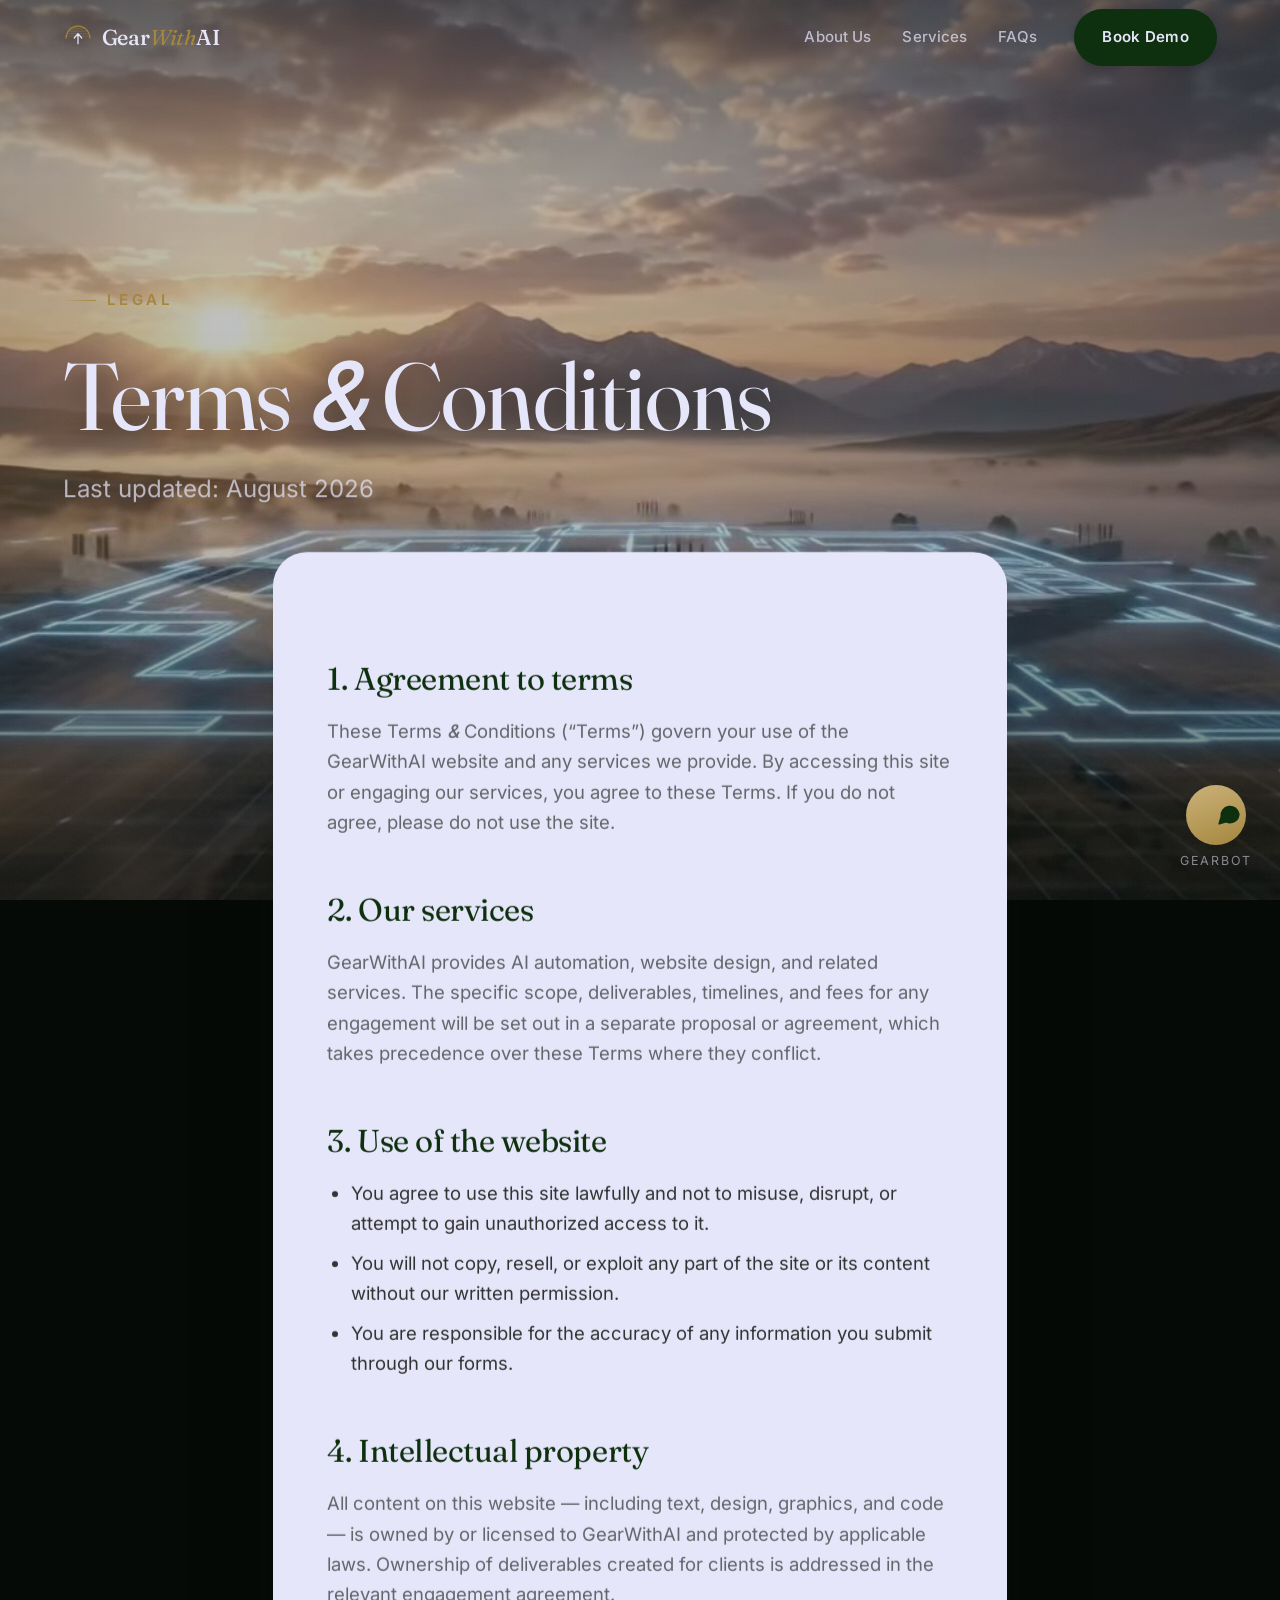
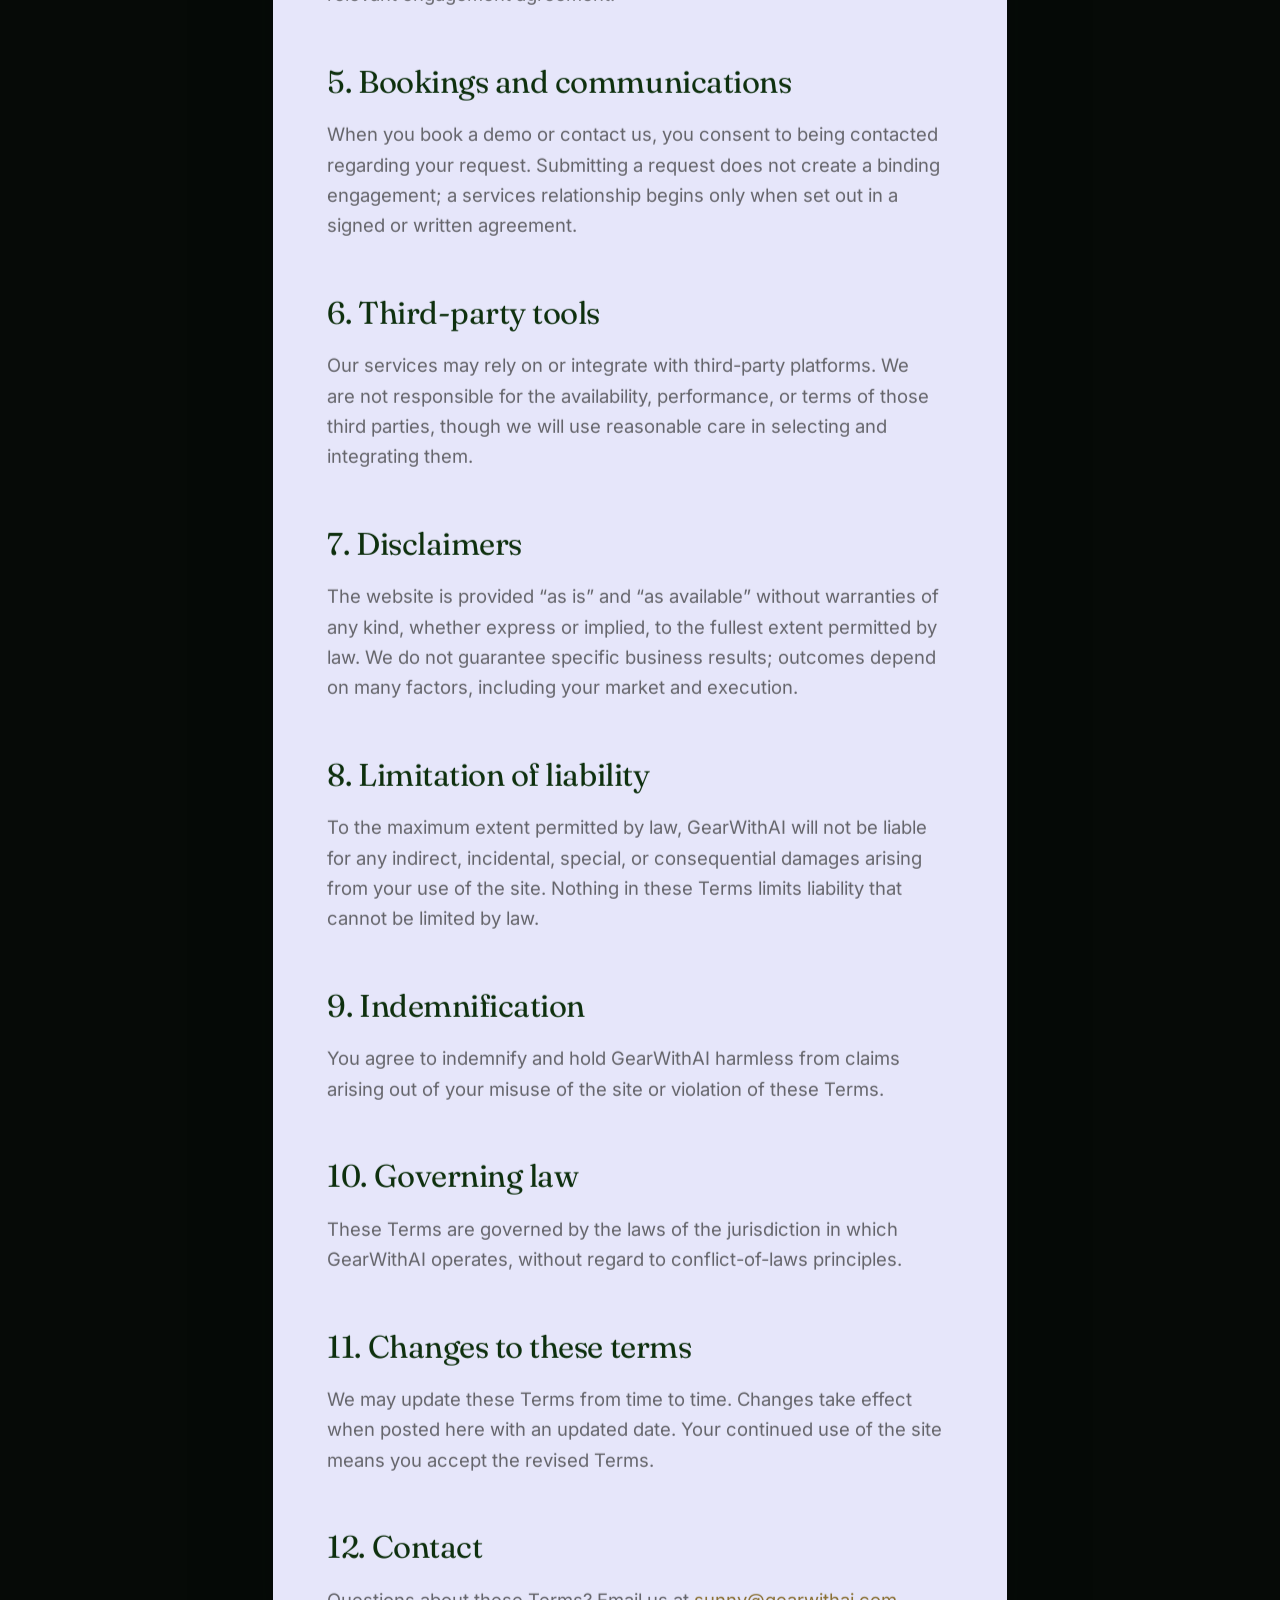
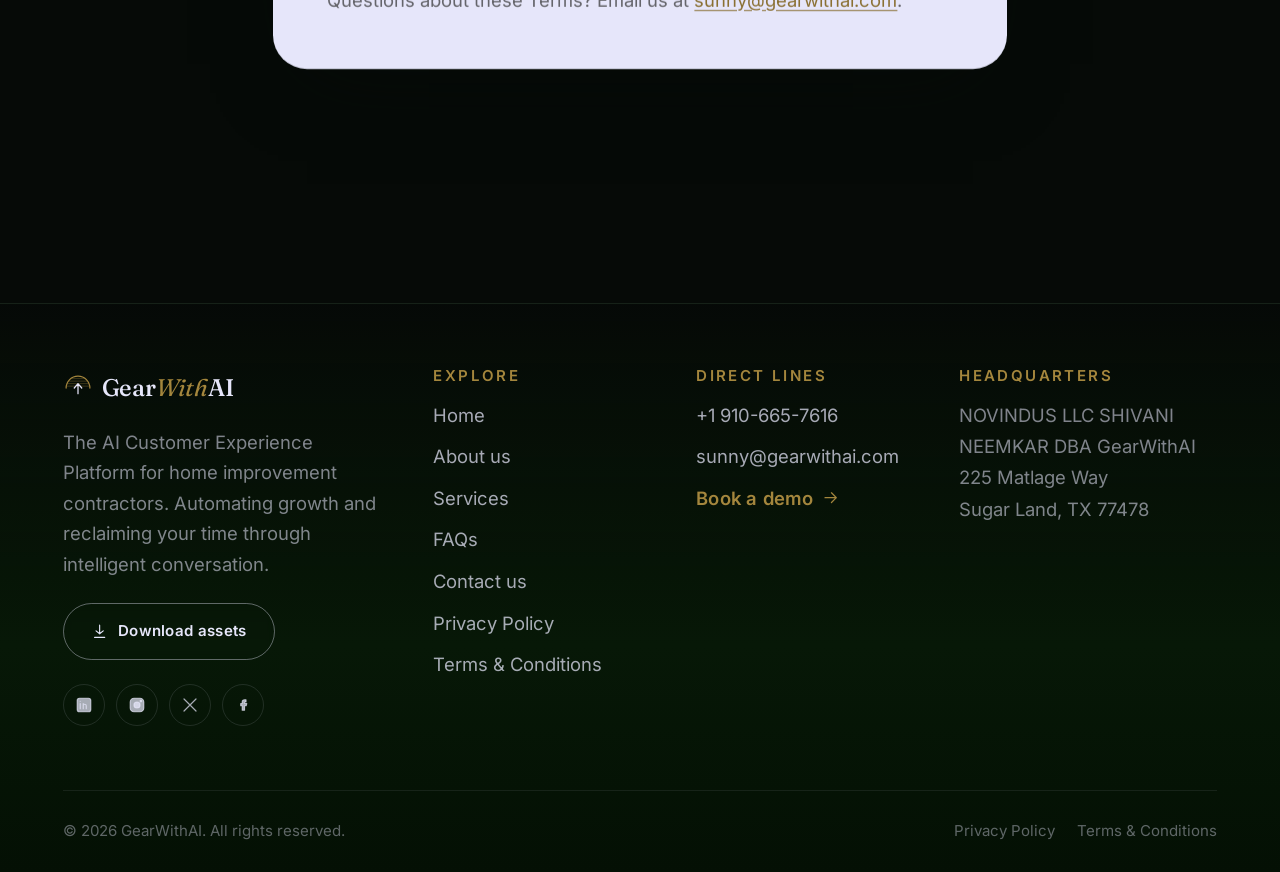
<file: terms.html>
<!doctype html>
<html lang="en" class="no-js">
<head>
<meta charset="utf-8">
<meta name="viewport" content="width=device-width, initial-scale=1, viewport-fit=cover">
<title>Terms & Conditions — GearWithAI</title>
<meta name="description" content="The terms and conditions governing use of the GearWithAI website and services.">
<link rel="canonical" href="https://gearwithai.com/terms.html">
<meta name="theme-color" content="#0E300E">
<meta name="color-scheme" content="dark">
<meta name="author" content="GearWithAI">
<meta name="robots" content="index, follow, max-image-preview:large">
<meta property="og:type" content="website">
<meta property="og:site_name" content="GearWithAI">
<meta property="og:title" content="Terms & Conditions — GearWithAI">
<meta property="og:description" content="The terms and conditions governing use of the GearWithAI website and services.">
<meta property="og:url" content="https://gearwithai.com/terms.html">
<meta property="og:image" content="https://gearwithai.com/assets/img/poster.jpg">
<meta name="twitter:card" content="summary_large_image">
<meta name="twitter:title" content="Terms & Conditions — GearWithAI">
<meta name="twitter:description" content="The terms and conditions governing use of the GearWithAI website and services.">
<meta name="twitter:image" content="https://gearwithai.com/assets/img/poster.jpg">
<link rel="icon" href="assets/img/favicon.svg" type="image/svg+xml">
<link rel="apple-touch-icon" href="assets/img/apple-touch-icon.png">
<link rel="preload" as="font" type="font/woff2" href="assets/fonts/inter-400-latin.woff2" crossorigin>
<link rel="preload" as="font" type="font/woff2" href="assets/fonts/inter-600-latin.woff2" crossorigin>
<link rel="preload" as="font" type="font/woff2" href="assets/fonts/fraunces-600-latin.woff2" crossorigin>
<link rel="stylesheet" href="assets/fonts/fonts.css">
<link rel="stylesheet" href="css/style.css">
<script>document.documentElement.classList.remove('no-js');document.documentElement.classList.add('js');</script>

</head>
<body class="legal">
<a class="skip-link" href="#main">Skip to content</a>

<div class="stage" aria-hidden="true">
  <video class="stage__video" poster="assets/img/poster.jpg"
         autoplay muted loop playsinline preload="auto" disablepictureinpicture
         disableremoteplayback x-webkit-airplay="deny">
    <source src="assets/video/cinematic.webm" type="video/webm">
    <source src="assets/video/cinematic.mp4" type="video/mp4">
  </video>
  <div class="stage__overlay"></div>
  <div class="stage__grain"></div>
  <div class="stage__scrim"></div>
</div>

<div class="scroll-progress" aria-hidden="true"><span></span></div>

<header class="nav" role="banner">
  <div class="nav__inner">
    <a class="brand" href="index.html" aria-label="GearWithAI — home"><span class="gmark" aria-hidden="true"><svg viewBox="0 0 48 48" fill="none"><defs><clipPath id="gwc1"><path d="M5 24 A19 19 0 0 1 43 24 Z"/></clipPath></defs><g class="gmark__spin"><g clip-path="url(#gwc1)" stroke="#A4863D" stroke-width="1.1" opacity="0.5"><line x1="5" y1="9" x2="43" y2="9"/><line x1="5" y1="13" x2="43" y2="13"/><line x1="5" y1="17" x2="43" y2="17"/><line x1="5" y1="21" x2="43" y2="21"/></g><path d="M5 24 A19 19 0 0 1 43 24" stroke="#A4863D" stroke-width="2" stroke-linecap="round"/></g><path class="gmark__arrow" d="M24 33 V18 M18 24 L24 17 L30 24" stroke="#E6E6FA" stroke-width="2" stroke-linecap="round" stroke-linejoin="round"/></svg></span><span>Gear<span class="ai">With</span>AI</span></a>
    <nav class="nav__links" aria-label="Primary">
      <a class="nav__link" href="about.html">About Us</a>
      <a class="nav__link" href="services.html">Services</a>
      <a class="nav__link" href="faqs.html">FAQs</a>
      <a class="btn btn--primary nav__cta" href="contact.html">Book Demo</a>
    </nav>
    <button class="nav__toggle" type="button" aria-label="Open menu" aria-expanded="false" aria-controls="menu"><span></span></button>
  </div>
</header>

<main id="main" class="page">

  <section class="page-hero">
    <div class="container">
      <p class="eyebrow" data-reveal="fade">Legal</p>
      <h1 data-split data-split-delay="0.1">Terms <span class="amp">&amp;</span> Conditions</h1>
      <p class="lede" data-reveal="up" data-delay="0.15">Last updated: August 2026</p>
    </div>
  </section>
  <section class="section" style="padding-top:0">
    <div class="container narrow">
      <div class="panel" data-reveal="up">
        <div class="prose">
<h2>1. Agreement to terms</h2>
<p>These Terms <span class="amp">&amp;</span> Conditions (&ldquo;Terms&rdquo;) govern your use of the GearWithAI website and any services we provide. By accessing this site or engaging our services, you agree to these Terms. If you do not agree, please do not use the site.</p>

<h2>2. Our services</h2>
<p>GearWithAI provides AI automation, website design, and related services. The specific scope, deliverables, timelines, and fees for any engagement will be set out in a separate proposal or agreement, which takes precedence over these Terms where they conflict.</p>

<h2>3. Use of the website</h2>
<ul>
  <li>You agree to use this site lawfully and not to misuse, disrupt, or attempt to gain unauthorized access to it.</li>
  <li>You will not copy, resell, or exploit any part of the site or its content without our written permission.</li>
  <li>You are responsible for the accuracy of any information you submit through our forms.</li>
</ul>

<h2>4. Intellectual property</h2>
<p>All content on this website &mdash; including text, design, graphics, and code &mdash; is owned by or licensed to GearWithAI and protected by applicable laws. Ownership of deliverables created for clients is addressed in the relevant engagement agreement.</p>

<h2>5. Bookings and communications</h2>
<p>When you book a demo or contact us, you consent to being contacted regarding your request. Submitting a request does not create a binding engagement; a services relationship begins only when set out in a signed or written agreement.</p>

<h2>6. Third-party tools</h2>
<p>Our services may rely on or integrate with third-party platforms. We are not responsible for the availability, performance, or terms of those third parties, though we will use reasonable care in selecting and integrating them.</p>

<h2>7. Disclaimers</h2>
<p>The website is provided &ldquo;as is&rdquo; and &ldquo;as available&rdquo; without warranties of any kind, whether express or implied, to the fullest extent permitted by law. We do not guarantee specific business results; outcomes depend on many factors, including your market and execution.</p>

<h2>8. Limitation of liability</h2>
<p>To the maximum extent permitted by law, GearWithAI will not be liable for any indirect, incidental, special, or consequential damages arising from your use of the site. Nothing in these Terms limits liability that cannot be limited by law.</p>

<h2>9. Indemnification</h2>
<p>You agree to indemnify and hold GearWithAI harmless from claims arising out of your misuse of the site or violation of these Terms.</p>

<h2>10. Governing law</h2>
<p>These Terms are governed by the laws of the jurisdiction in which GearWithAI operates, without regard to conflict-of-laws principles.</p>

<h2>11. Changes to these terms</h2>
<p>We may update these Terms from time to time. Changes take effect when posted here with an updated date. Your continued use of the site means you accept the revised Terms.</p>

<h2>12. Contact</h2>
<p>Questions about these Terms? Email us at <a href="mailto:sunny@gearwithai.com">sunny@gearwithai.com</a>.</p>
</div>
      </div>
    </div>
  </section>

</main>

<footer class="footer" role="contentinfo">
  <div class="container">
    <div class="footer__top">
      <div class="footer__brand">
        <a class="brand" href="index.html" aria-label="GearWithAI — home"><span class="gmark" aria-hidden="true"><svg viewBox="0 0 48 48" fill="none"><defs><clipPath id="gwc2"><path d="M5 24 A19 19 0 0 1 43 24 Z"/></clipPath></defs><g class="gmark__spin"><g clip-path="url(#gwc2)" stroke="#A4863D" stroke-width="1.1" opacity="0.5"><line x1="5" y1="9" x2="43" y2="9"/><line x1="5" y1="13" x2="43" y2="13"/><line x1="5" y1="17" x2="43" y2="17"/><line x1="5" y1="21" x2="43" y2="21"/></g><path d="M5 24 A19 19 0 0 1 43 24" stroke="#A4863D" stroke-width="2" stroke-linecap="round"/></g><path class="gmark__arrow" d="M24 33 V18 M18 24 L24 17 L30 24" stroke="#E6E6FA" stroke-width="2" stroke-linecap="round" stroke-linejoin="round"/></svg></span><span>Gear<span class="ai">With</span>AI</span></a>
        <p class="footer__tag">The AI Customer Experience Platform for home improvement contractors. Automating growth and reclaiming your time through intelligent conversation.</p>
        <a class="btn btn--ghost" href="mailto:sunny@gearwithai.com?subject=GearWithAI%20media%20kit%20request" style="margin-top:1.5rem"><svg class="" width="1em" height="1em" viewBox="0 0 24 24" fill="currentColor" stroke="currentColor" stroke-width="1.6" stroke-linecap="round" stroke-linejoin="round" aria-hidden="true" focusable="false"><path d="M12 3v12M7 11l5 4 5-4M5 20h14" fill="none"/></svg> Download assets</a>
        <div class="socials" style="margin-top:1.5rem">
          <a class="social" href="https://www.linkedin.com/company/gearwithai" target="_blank" rel="noopener" aria-label="GearWithAI on LinkedIn"><svg class="" width="1em" height="1em" viewBox="0 0 24 24" fill="currentColor" stroke="currentColor" stroke-width="1.6" stroke-linecap="round" stroke-linejoin="round" aria-hidden="true" focusable="false"><rect x="3" y="3" width="18" height="18" rx="3"/><path d="M7 10v7M7 7v.01M11 17v-4a2 2 0 0 1 4 0v4M11 10v7" fill="none"/></svg></a>
          <a class="social" href="https://www.instagram.com/gearwithai" target="_blank" rel="noopener" aria-label="GearWithAI on Instagram"><svg class="" width="1em" height="1em" viewBox="0 0 24 24" fill="currentColor" stroke="currentColor" stroke-width="1.6" stroke-linecap="round" stroke-linejoin="round" aria-hidden="true" focusable="false"><rect x="3" y="3" width="18" height="18" rx="5"/><circle cx="12" cy="12" r="4"/><circle cx="17.2" cy="6.8" r="1"/></svg></a>
          <a class="social" href="https://x.com/gearwithai" target="_blank" rel="noopener" aria-label="GearWithAI on X"><svg class="" width="1em" height="1em" viewBox="0 0 24 24" fill="currentColor" stroke="currentColor" stroke-width="1.6" stroke-linecap="round" stroke-linejoin="round" aria-hidden="true" focusable="false"><path d="M4 4l16 16M20 4L4 20" fill="none"/></svg></a>
          <a class="social" href="https://www.facebook.com/gearwithai" target="_blank" rel="noopener" aria-label="GearWithAI on Facebook"><svg class="" width="1em" height="1em" viewBox="0 0 24 24" fill="currentColor" stroke="currentColor" stroke-width="1.6" stroke-linecap="round" stroke-linejoin="round" aria-hidden="true" focusable="false"><path d="M14 8h2V5h-2a3 3 0 0 0-3 3v2H9v3h2v6h3v-6h2.2l.8-3H14V8.5c0-.4.3-.5.6-.5z"/></svg></a>
        </div>
      </div>
      <div class="footer__col">
        <h4>Explore</h4>
        <ul>
          <li><a href="index.html">Home</a></li>
          <li><a href="about.html">About us</a></li>
          <li><a href="services.html">Services</a></li>
          <li><a href="faqs.html">FAQs</a></li>
          <li><a href="contact.html">Contact us</a></li>
          <li><a href="privacy.html">Privacy Policy</a></li>
          <li><a href="terms.html">Terms &amp; Conditions</a></li>
        </ul>
      </div>
      <div class="footer__col">
        <h4>Direct lines</h4>
        <ul>
          <li><a href="tel:+19106657616">+1 910-665-7616</a></li>
          <li><a href="mailto:sunny@gearwithai.com">sunny@gearwithai.com</a></li>
          <li><a class="link-arrow" href="contact.html" style="color:var(--gold)">Book a demo <svg class="" width="1em" height="1em" viewBox="0 0 24 24" fill="none" stroke="currentColor" stroke-width="1.6" stroke-linecap="round" stroke-linejoin="round" aria-hidden="true" focusable="false"><path d="M5 12h14M13 6l6 6-6 6" fill="none"/></svg></a></li>
        </ul>
      </div>
      <div class="footer__col">
        <h4>Headquarters</h4>
        <address class="footer__address">
          NOVINDUS LLC SHIVANI NEEMKAR DBA GearWithAI<br>
          225 Matlage Way<br>
          Sugar Land, TX 77478
        </address>
      </div>
    </div>
    <div class="footer__bottom">
      <p>&copy; <span data-year>2026</span> GearWithAI. All rights reserved.</p>
      <div class="footer__legal">
        <a href="privacy.html">Privacy Policy</a>
        <a href="terms.html">Terms &amp; Conditions</a>
      </div>
    </div>
  </div>
</footer>


<div class="gearbot" data-gearbot>
  <div class="gearbot__panel" id="gearbot-panel" role="dialog" aria-label="Chat with GearBot" aria-modal="false" hidden>
    <div class="gearbot__head">
      <span class="gearbot__id">
        <span class="gearbot__avatar"><svg class="" width="1em" height="1em" viewBox="0 0 24 24" fill="currentColor" stroke="currentColor" stroke-width="1.6" stroke-linecap="round" stroke-linejoin="round" aria-hidden="true" focusable="false"><path d="M12 3v4M12 17v4M3 12h4M17 12h4M6 6l2.5 2.5M15.5 15.5L18 18M18 6l-2.5 2.5M8.5 15.5L6 18"/><circle cx="12" cy="12" r="2.5"/></svg></span>
        <span class="gearbot__meta">
          <span class="gearbot__name">GearBot</span>
          <span class="gearbot__status"><i></i> Online &middot; replies instantly</span>
        </span>
      </span>
      <button class="gearbot__close" type="button" aria-label="Close chat"><svg class="" width="1em" height="1em" viewBox="0 0 24 24" fill="currentColor" stroke="currentColor" stroke-width="1.6" stroke-linecap="round" stroke-linejoin="round" aria-hidden="true" focusable="false"><path d="M4 4l16 16M20 4L4 20" fill="none"/></svg></button>
    </div>
    <div class="gearbot__body" id="gearbot-log" role="log" aria-live="polite">
      <div class="gearbot__msg gearbot__msg--bot">Hi, I'm GearBot &mdash; the AI assistant from GearWithAI. I can explain how GWAI answers calls, books jobs, and follows up 24/7. What would you like to know?</div>
      <div class="gearbot__chips" data-gearbot-chips>
        <button type="button" class="gearbot__chip">How does GWAI work?</button>
        <button type="button" class="gearbot__chip">What does it cost?</button>
        <button type="button" class="gearbot__chip">Book a demo</button>
      </div>
    </div>
    <form class="gearbot__input" data-gearbot-form>
      <input type="text" name="q" placeholder="Ask GearBot anything&hellip;" aria-label="Message GearBot" autocomplete="off">
      <button type="submit" aria-label="Send message"><svg class="" width="1em" height="1em" viewBox="0 0 24 24" fill="none" stroke="currentColor" stroke-width="1.6" stroke-linecap="round" stroke-linejoin="round" aria-hidden="true" focusable="false"><path d="M5 12h14M13 6l6 6-6 6" fill="none"/></svg></button>
    </form>
  </div>
  <button class="gearbot__launch" type="button" aria-expanded="false" aria-controls="gearbot-panel" aria-label="Open GearBot chat">
    <span class="gearbot__launch-open"><svg class="" width="1em" height="1em" viewBox="0 0 24 24" fill="currentColor" stroke="currentColor" stroke-width="1.6" stroke-linecap="round" stroke-linejoin="round" aria-hidden="true" focusable="false"><path d="M21 12a8 8 0 0 1-11.6 7.1L3 21l1.9-6.4A8 8 0 1 1 21 12z"/><circle cx="9" cy="12" r="1"/><circle cx="12" cy="12" r="1"/><circle cx="15" cy="12" r="1"/></svg></span>
    <span class="gearbot__launch-close"><svg class="" width="1em" height="1em" viewBox="0 0 24 24" fill="currentColor" stroke="currentColor" stroke-width="1.6" stroke-linecap="round" stroke-linejoin="round" aria-hidden="true" focusable="false"><path d="M4 4l16 16M20 4L4 20" fill="none"/></svg></span>
  </button>
  <span class="gearbot__label">GearBot</span>
</div>

<script defer src="assets/js/gsap.min.js"></script>
<script defer src="assets/js/ScrollTrigger.min.js"></script>
<script defer src="assets/js/SplitText.min.js"></script>
<script defer src="assets/js/lenis.min.js"></script>
<script defer src="js/app.js"></script>
</body>
</html>
</file>
<file: assets/fonts/fonts.css>
/* Self-hosted fonts — GearWithAI V2. Subsets: latin, latin-ext. */

@font-face{font-family:'Fraunces';font-style:italic;font-weight:400;font-display:swap;src:url('./fraunces-400-italic-latin-ext.woff2') format('woff2');unicode-range:U+0100-02BA, U+02BD-02C5, U+02C7-02CC, U+02CE-02D7, U+02DD-02FF, U+0304, U+0308, U+0329, U+1D00-1DBF, U+1E00-1E9F, U+1EF2-1EFF, U+2020, U+20A0-20AB, U+20AD-20C0, U+2113, U+2C60-2C7F, U+A720-A7FF;}
@font-face{font-family:'Fraunces';font-style:italic;font-weight:400;font-display:swap;src:url('./fraunces-400-italic-latin.woff2') format('woff2');unicode-range:U+0000-00FF, U+0131, U+0152-0153, U+02BB-02BC, U+02C6, U+02DA, U+02DC, U+0304, U+0308, U+0329, U+2000-206F, U+20AC, U+2122, U+2191, U+2193, U+2212, U+2215, U+FEFF, U+FFFD;}
@font-face{font-family:'Fraunces';font-style:normal;font-weight:300;font-display:swap;src:url('./fraunces-300-latin-ext.woff2') format('woff2');unicode-range:U+0100-02BA, U+02BD-02C5, U+02C7-02CC, U+02CE-02D7, U+02DD-02FF, U+0304, U+0308, U+0329, U+1D00-1DBF, U+1E00-1E9F, U+1EF2-1EFF, U+2020, U+20A0-20AB, U+20AD-20C0, U+2113, U+2C60-2C7F, U+A720-A7FF;}
@font-face{font-family:'Fraunces';font-style:normal;font-weight:300;font-display:swap;src:url('./fraunces-300-latin.woff2') format('woff2');unicode-range:U+0000-00FF, U+0131, U+0152-0153, U+02BB-02BC, U+02C6, U+02DA, U+02DC, U+0304, U+0308, U+0329, U+2000-206F, U+20AC, U+2122, U+2191, U+2193, U+2212, U+2215, U+FEFF, U+FFFD;}
@font-face{font-family:'Fraunces';font-style:normal;font-weight:400;font-display:swap;src:url('./fraunces-400-latin-ext.woff2') format('woff2');unicode-range:U+0100-02BA, U+02BD-02C5, U+02C7-02CC, U+02CE-02D7, U+02DD-02FF, U+0304, U+0308, U+0329, U+1D00-1DBF, U+1E00-1E9F, U+1EF2-1EFF, U+2020, U+20A0-20AB, U+20AD-20C0, U+2113, U+2C60-2C7F, U+A720-A7FF;}
@font-face{font-family:'Fraunces';font-style:normal;font-weight:400;font-display:swap;src:url('./fraunces-400-latin.woff2') format('woff2');unicode-range:U+0000-00FF, U+0131, U+0152-0153, U+02BB-02BC, U+02C6, U+02DA, U+02DC, U+0304, U+0308, U+0329, U+2000-206F, U+20AC, U+2122, U+2191, U+2193, U+2212, U+2215, U+FEFF, U+FFFD;}
@font-face{font-family:'Fraunces';font-style:normal;font-weight:500;font-display:swap;src:url('./fraunces-500-latin-ext.woff2') format('woff2');unicode-range:U+0100-02BA, U+02BD-02C5, U+02C7-02CC, U+02CE-02D7, U+02DD-02FF, U+0304, U+0308, U+0329, U+1D00-1DBF, U+1E00-1E9F, U+1EF2-1EFF, U+2020, U+20A0-20AB, U+20AD-20C0, U+2113, U+2C60-2C7F, U+A720-A7FF;}
@font-face{font-family:'Fraunces';font-style:normal;font-weight:500;font-display:swap;src:url('./fraunces-500-latin.woff2') format('woff2');unicode-range:U+0000-00FF, U+0131, U+0152-0153, U+02BB-02BC, U+02C6, U+02DA, U+02DC, U+0304, U+0308, U+0329, U+2000-206F, U+20AC, U+2122, U+2191, U+2193, U+2212, U+2215, U+FEFF, U+FFFD;}
@font-face{font-family:'Fraunces';font-style:normal;font-weight:600;font-display:swap;src:url('./fraunces-600-latin-ext.woff2') format('woff2');unicode-range:U+0100-02BA, U+02BD-02C5, U+02C7-02CC, U+02CE-02D7, U+02DD-02FF, U+0304, U+0308, U+0329, U+1D00-1DBF, U+1E00-1E9F, U+1EF2-1EFF, U+2020, U+20A0-20AB, U+20AD-20C0, U+2113, U+2C60-2C7F, U+A720-A7FF;}
@font-face{font-family:'Fraunces';font-style:normal;font-weight:600;font-display:swap;src:url('./fraunces-600-latin.woff2') format('woff2');unicode-range:U+0000-00FF, U+0131, U+0152-0153, U+02BB-02BC, U+02C6, U+02DA, U+02DC, U+0304, U+0308, U+0329, U+2000-206F, U+20AC, U+2122, U+2191, U+2193, U+2212, U+2215, U+FEFF, U+FFFD;}
@font-face{font-family:'Inter';font-style:normal;font-weight:400;font-display:swap;src:url('./inter-400-latin-ext.woff2') format('woff2');unicode-range:U+0100-02BA, U+02BD-02C5, U+02C7-02CC, U+02CE-02D7, U+02DD-02FF, U+0304, U+0308, U+0329, U+1D00-1DBF, U+1E00-1E9F, U+1EF2-1EFF, U+2020, U+20A0-20AB, U+20AD-20C0, U+2113, U+2C60-2C7F, U+A720-A7FF;}
@font-face{font-family:'Inter';font-style:normal;font-weight:400;font-display:swap;src:url('./inter-400-latin.woff2') format('woff2');unicode-range:U+0000-00FF, U+0131, U+0152-0153, U+02BB-02BC, U+02C6, U+02DA, U+02DC, U+0304, U+0308, U+0329, U+2000-206F, U+20AC, U+2122, U+2191, U+2193, U+2212, U+2215, U+FEFF, U+FFFD;}
@font-face{font-family:'Inter';font-style:normal;font-weight:500;font-display:swap;src:url('./inter-500-latin-ext.woff2') format('woff2');unicode-range:U+0100-02BA, U+02BD-02C5, U+02C7-02CC, U+02CE-02D7, U+02DD-02FF, U+0304, U+0308, U+0329, U+1D00-1DBF, U+1E00-1E9F, U+1EF2-1EFF, U+2020, U+20A0-20AB, U+20AD-20C0, U+2113, U+2C60-2C7F, U+A720-A7FF;}
@font-face{font-family:'Inter';font-style:normal;font-weight:500;font-display:swap;src:url('./inter-500-latin.woff2') format('woff2');unicode-range:U+0000-00FF, U+0131, U+0152-0153, U+02BB-02BC, U+02C6, U+02DA, U+02DC, U+0304, U+0308, U+0329, U+2000-206F, U+20AC, U+2122, U+2191, U+2193, U+2212, U+2215, U+FEFF, U+FFFD;}
@font-face{font-family:'Inter';font-style:normal;font-weight:600;font-display:swap;src:url('./inter-600-latin-ext.woff2') format('woff2');unicode-range:U+0100-02BA, U+02BD-02C5, U+02C7-02CC, U+02CE-02D7, U+02DD-02FF, U+0304, U+0308, U+0329, U+1D00-1DBF, U+1E00-1E9F, U+1EF2-1EFF, U+2020, U+20A0-20AB, U+20AD-20C0, U+2113, U+2C60-2C7F, U+A720-A7FF;}
@font-face{font-family:'Inter';font-style:normal;font-weight:600;font-display:swap;src:url('./inter-600-latin.woff2') format('woff2');unicode-range:U+0000-00FF, U+0131, U+0152-0153, U+02BB-02BC, U+02C6, U+02DA, U+02DC, U+0304, U+0308, U+0329, U+2000-206F, U+20AC, U+2122, U+2191, U+2193, U+2212, U+2215, U+FEFF, U+FFFD;}
@font-face{font-family:'Inter';font-style:normal;font-weight:700;font-display:swap;src:url('./inter-700-latin-ext.woff2') format('woff2');unicode-range:U+0100-02BA, U+02BD-02C5, U+02C7-02CC, U+02CE-02D7, U+02DD-02FF, U+0304, U+0308, U+0329, U+1D00-1DBF, U+1E00-1E9F, U+1EF2-1EFF, U+2020, U+20A0-20AB, U+20AD-20C0, U+2113, U+2C60-2C7F, U+A720-A7FF;}
@font-face{font-family:'Inter';font-style:normal;font-weight:700;font-display:swap;src:url('./inter-700-latin.woff2') format('woff2');unicode-range:U+0000-00FF, U+0131, U+0152-0153, U+02BB-02BC, U+02C6, U+02DA, U+02DC, U+0304, U+0308, U+0329, U+2000-206F, U+20AC, U+2122, U+2191, U+2193, U+2212, U+2215, U+FEFF, U+FFFD;}
</file>
<file: css/style.css>
/* =============================================================================
   GearWithAI V2 — Design System
   A cinematic, timeless-classic system built on four brand colors:
     Lavender Mist  #E6E6FA   Charcoal Gray #333333
     Forest Green   #0E300E   Antique Gold  #A4863D
   Type: Fraunces (display serif) + Inter (grotesque UI/body)
   ========================================================================== */

/* ---------- Tokens ---------- */
:root {
  /* Brand */
  --lav: #E6E6FA;
  --ink: #333333;
  --forest: #0E300E;
  --gold: #A4863D;

  /* Derived shades/tints (same hues only) */
  --forest-700: #0b260b;
  --forest-900: #071807;
  --near-black: #060a07;      /* forest-derived near-black for overlays */
  --gold-300: #cbb27a;
  --gold-600: #8a7033;
  --lav-70: rgba(230, 230, 250, 0.72);
  --lav-55: rgba(230, 230, 250, 0.55);
  --lav-40: rgba(230, 230, 250, 0.40);
  --lav-12: rgba(230, 230, 250, 0.12);
  --lav-08: rgba(230, 230, 250, 0.08);
  --ink-70: rgba(51, 51, 51, 0.72);
  --ink-55: rgba(51, 51, 51, 0.55);
  --gold-line: rgba(164, 134, 61, 0.42);

  /* Surfaces */
  --panel: #E6E6FA;                         /* lavender document panel */
  --panel-soft: #eeeef8;
  --glass: rgba(12, 20, 13, 0.34);          /* dark glass over video */
  --glass-strong: rgba(8, 14, 9, 0.55);
  --glass-border: rgba(230, 230, 250, 0.14);

  /* Fluid type scale (responsive) */
  --step--2: clamp(0.69rem, 0.66rem + 0.15vw, 0.78rem);
  --step--1: clamp(0.83rem, 0.79rem + 0.20vw, 0.94rem);
  --step-0:  clamp(1.00rem, 0.95rem + 0.28vw, 1.15rem);
  --step-1:  clamp(1.20rem, 1.10rem + 0.50vw, 1.50rem);
  --step-2:  clamp(1.44rem, 1.28rem + 0.85vw, 2.10rem);
  --step-3:  clamp(1.73rem, 1.47rem + 1.35vw, 2.90rem);
  --step-4:  clamp(2.07rem, 1.66rem + 2.10vw, 3.90rem);
  --step-5:  clamp(2.49rem, 1.85rem + 3.20vw, 5.20rem);
  --step-6:  clamp(2.99rem, 2.00rem + 4.90vw, 7.00rem);

  /* Spacing */
  --space-2xs: 0.5rem;
  --space-xs: 0.75rem;
  --space-sm: 1rem;
  --space-md: 1.5rem;
  --space-lg: 2.5rem;
  --space-xl: 4rem;
  --space-2xl: 6rem;
  --section-y: clamp(4.5rem, 3rem + 7vw, 9rem);

  /* Layout */
  --maxw: 1240px;
  --maxw-narrow: 820px;
  --gutter: clamp(1.15rem, 0.6rem + 2.6vw, 2.75rem);

  /* Radii */
  --r-sm: 10px;
  --r-md: 16px;
  --r-lg: 24px;
  --r-xl: 34px;
  --r-pill: 999px;

  /* Shadows */
  --shadow-sm: 0 2px 10px rgba(6, 10, 7, 0.18);
  --shadow-md: 0 18px 50px -22px rgba(6, 10, 7, 0.55);
  --shadow-lg: 0 40px 90px -40px rgba(6, 10, 7, 0.70);
  --shadow-panel: 0 30px 80px -34px rgba(6, 10, 7, 0.65);

  /* Motion */
  --ease: cubic-bezier(0.22, 1, 0.36, 1);
  --ease-out: cubic-bezier(0.16, 1, 0.3, 1);
  --dur: 0.6s;

  --nav-h: 76px;
  color-scheme: dark;
}

/* ---------- Reset / base ---------- */
*, *::before, *::after { box-sizing: border-box; }
* { margin: 0; }
html { -webkit-text-size-adjust: 100%; scroll-behavior: smooth; }
@media (prefers-reduced-motion: reduce) { html { scroll-behavior: auto; } }

body {
  font-family: "Inter", system-ui, -apple-system, "Segoe UI", Roboto, sans-serif;
  font-size: var(--step-0);
  line-height: 1.65;
  color: var(--lav);
  background: var(--near-black);
  -webkit-font-smoothing: antialiased;
  text-rendering: optimizeLegibility;
  font-feature-settings: "cv05" 1, "ss01" 1;
  overflow-x: hidden;
  min-height: 100vh;
}

img, video, svg { display: block; max-width: 100%; }
a { color: inherit; text-decoration: none; }
button { font: inherit; color: inherit; cursor: pointer; background: none; border: 0; }
ul { list-style: none; padding: 0; }
:focus-visible { outline: 2px solid var(--gold); outline-offset: 3px; border-radius: 4px; }

/* When Lenis is active, it manages scroll */
html.lenis, html.lenis body { height: auto; }
.lenis.lenis-smooth { scroll-behavior: auto !important; }
.lenis.lenis-stopped { overflow: hidden; }

/* ---------- Typography ---------- */
h1, h2, h3, h4 {
  font-family: "Fraunces", Georgia, "Times New Roman", serif;
  font-weight: 400;
  line-height: 1.05;
  letter-spacing: -0.015em;
  font-optical-sizing: auto;
  text-wrap: balance;
}
h1 { font-size: var(--step-6); }
h2 { font-size: var(--step-4); }
h3 { font-size: var(--step-2); }
h4 { font-size: var(--step-1); }
p { text-wrap: pretty; }
strong { font-weight: 600; }
em { font-style: italic; }

.display {
  font-family: "Fraunces", serif;
  font-weight: 300;
  line-height: 1.02;
  letter-spacing: -0.02em;
}
.serif-italic { font-style: italic; font-weight: 400; color: var(--gold-300); }

.eyebrow {
  font-family: "Inter", sans-serif;
  font-size: var(--step--1);
  font-weight: 600;
  letter-spacing: 0.24em;
  text-transform: uppercase;
  color: var(--gold);
  display: inline-flex;
  align-items: center;
  gap: 0.7em;
}
.eyebrow::before {
  content: "";
  width: 2.2em; height: 1px;
  background: linear-gradient(90deg, transparent, var(--gold));
  display: inline-block;
}
.eyebrow.center { justify-content: center; }
.eyebrow.center::before { display: none; }

.lede {
  font-size: var(--step-1);
  line-height: 1.55;
  color: var(--lav-70);
  font-weight: 400;
  max-width: 46ch;
}
.text-gold { color: var(--gold); }
.text-mut { color: var(--lav-55); }

/* ---------- Layout ---------- */
.container { width: 100%; max-width: var(--maxw); margin-inline: auto; padding-inline: var(--gutter); }
.container.narrow { max-width: var(--maxw-narrow); }
.section { position: relative; padding-block: var(--section-y); }
.section-tight { padding-block: clamp(3rem, 2rem + 4vw, 5rem); }
.stack > * + * { margin-top: var(--space-md); }
.center { text-align: center; }
.center .lede { margin-inline: auto; }

/* =============================================================================
   Video background — fixed cinematic stage behind everything
   ========================================================================== */
.stage {
  position: fixed;
  inset: 0;
  z-index: -2;
  overflow: hidden;
  background-color: var(--near-black);
  background-image: url("[data-uri]");
  background-size: cover;
  background-position: center;
}
.stage__video {
  position: absolute;
  inset: 0;
  width: 100%;
  height: 100%;
  object-fit: cover;
  object-position: center;
  opacity: 0;
  transition: opacity 1.2s ease;
  will-change: transform, opacity;
}
.stage__video.is-ready { opacity: 1; }

/* Cinematic overlay: readable + moody. ~38% base with vignette + top/bottom scrims */
.stage__overlay {
  position: absolute;
  inset: 0;
  /* Light, cinematic ~30% wash — the construction stays clearly visible.
     Slightly deeper only at the very top (nav) and bottom (footer) for legibility. */
  background:
    radial-gradient(130% 90% at 50% 44%, transparent 0%, rgba(6, 10, 7, 0.16) 72%, rgba(6, 10, 7, 0.42) 100%),
    linear-gradient(180deg, rgba(6, 10, 7, 0.42) 0%, rgba(6, 10, 7, 0.20) 20%, rgba(6, 10, 7, 0.24) 68%, rgba(6, 10, 7, 0.60) 100%);
}
/* subtle film grain for cinematic texture (very low cost, pure CSS) */
.stage__grain {
  position: absolute; inset: -50%;
  opacity: 0.05; pointer-events: none;
  background-image: url("data:image/svg+xml,%3Csvg xmlns='http://www.w3.org/2000/svg' width='140' height='140'%3E%3Cfilter id='n'%3E%3CfeTurbulence type='fractalNoise' baseFrequency='0.9' numOctaves='2'/%3E%3C/filter%3E%3Crect width='100%25' height='100%25' filter='url(%23n)'/%3E%3C/svg%3E");
}

/* Progressive darkening driven by scroll (set via JS custom prop) */
.stage__scrim {
  position: absolute; inset: 0;
  background: var(--near-black);
  opacity: var(--scrim, 0);
  transition: opacity 0.2s linear;
}

.page { position: relative; z-index: 1; }

/* =============================================================================
   Navigation
   ========================================================================== */
.nav {
  position: fixed;
  top: 0; left: 0; right: 0;
  z-index: 100;
  height: var(--nav-h);
  display: flex;
  align-items: center;
  transition: background var(--dur) var(--ease), backdrop-filter var(--dur) var(--ease),
              border-color var(--dur) var(--ease);
  border-bottom: 1px solid transparent;
}
.nav__inner {
  width: 100%; max-width: var(--maxw);
  margin-inline: auto; padding-inline: var(--gutter);
  display: flex; align-items: center; justify-content: space-between; gap: var(--space-md);
}
.nav.is-scrolled {
  background: rgba(7, 12, 8, 0.72);
  backdrop-filter: blur(16px) saturate(140%);
  -webkit-backdrop-filter: blur(16px) saturate(140%);
  border-bottom-color: var(--lav-08);
}
.brand {
  font-family: "Fraunces", serif;
  font-weight: 500;
  font-size: 1.35rem;
  letter-spacing: -0.01em;
  color: var(--lav);
  display: inline-flex; align-items: center; gap: 0.55rem;
}
.brand__mark { width: 26px; height: 26px; flex: none; }
.brand b { font-weight: 600; }
.brand .ai { color: var(--gold); font-style: italic; }

.nav__links { display: flex; align-items: center; gap: clamp(1rem, 2.4vw, 2.2rem); }
.nav__link {
  font-size: var(--step--1);
  font-weight: 500;
  letter-spacing: 0.01em;
  color: var(--lav-70);
  position: relative;
  padding: 0.4rem 0;
  transition: color 0.35s var(--ease);
}
.nav__link::after {
  content: ""; position: absolute; left: 0; bottom: -2px;
  width: 100%; height: 1px; background: var(--gold);
  transform: scaleX(0); transform-origin: left; transition: transform 0.4s var(--ease);
}
.nav__link:hover, .nav__link[aria-current="page"] { color: var(--lav); }
.nav__link:hover::after, .nav__link[aria-current="page"]::after { transform: scaleX(1); }
.nav__cta { margin-left: 0.4rem; }

/* Mobile menu toggle */
.nav__toggle { display: none; width: 44px; height: 44px; align-items: center; justify-content: center; position: relative; z-index: 120; }
.nav__toggle span, .nav__toggle span::before, .nav__toggle span::after {
  content: ""; position: absolute; width: 24px; height: 1.6px; background: var(--lav);
  transition: transform 0.4s var(--ease), opacity 0.3s ease;
}
.nav__toggle span::before { transform: translateY(-7px); }
.nav__toggle span::after { transform: translateY(7px); }
.nav.is-open .nav__toggle span { background: transparent; }
.nav.is-open .nav__toggle span::before { transform: rotate(45deg); }
.nav.is-open .nav__toggle span::after { transform: rotate(-45deg); }

/* =============================================================================
   Buttons
   ========================================================================== */
.btn {
  --btn-bg: var(--forest);
  --btn-fg: var(--lav);
  position: relative;
  display: inline-flex; align-items: center; justify-content: center; gap: 0.6rem;
  padding: 0.95rem 1.7rem;
  font-family: "Inter", sans-serif;
  font-size: var(--step--1);
  font-weight: 600;
  letter-spacing: 0.02em;
  color: var(--btn-fg);
  background: var(--btn-bg);
  border-radius: var(--r-pill);
  border: 1px solid transparent;
  overflow: hidden;
  isolation: isolate;
  transition: transform 0.5s var(--ease), box-shadow 0.5s var(--ease), color 0.4s var(--ease);
  box-shadow: var(--shadow-sm);
  white-space: nowrap;
}
.btn svg { width: 1.15em; height: 1.15em; flex: none; transition: transform 0.5s var(--ease); }
.btn:hover svg { transform: translateX(3px); }
.link-arrow svg { width: 1.05em; height: 1.05em; flex: none; }
.amp { font-family: "Inter", sans-serif; font-style: italic; font-weight: 500; letter-spacing: 0; }
.btn::before {
  content: ""; position: absolute; inset: 0; z-index: -1;
  background: var(--gold);
  transform: translateY(102%);
  transition: transform 0.55s var(--ease);
}
.btn:hover { transform: translateY(-2px); box-shadow: var(--shadow-md); }
.btn:hover::before { transform: translateY(0); }
.btn.btn--primary:hover { color: var(--forest); }

.btn--ghost {
  --btn-bg: transparent;
  --btn-fg: var(--lav);
  border-color: var(--lav-40);
  box-shadow: none;
  backdrop-filter: blur(4px);
}
.btn--ghost::before { background: var(--lav); }
.btn--ghost:hover { color: var(--forest); border-color: transparent; }

.btn--gold { --btn-bg: var(--gold); --btn-fg: var(--forest); }
.btn--gold::before { background: var(--lav); }
.btn--gold:hover { color: var(--forest); }

.btn--lg { padding: 1.1rem 2.1rem; font-size: var(--step-0); }
.btn .btn__arrow { transition: transform 0.5s var(--ease); }
.btn:hover .btn__arrow { transform: translateX(4px); }

.btn-row { display: flex; flex-wrap: wrap; gap: var(--space-sm); align-items: center; }
.link-arrow {
  display: inline-flex; align-items: center; gap: 0.5rem;
  font-weight: 600; font-size: var(--step--1); color: var(--gold);
  letter-spacing: 0.01em;
}
.link-arrow svg { transition: transform 0.4s var(--ease); }
.link-arrow:hover svg { transform: translateX(5px); }
.panel .link-arrow { color: var(--gold-600); }

/* =============================================================================
   Panels & cards
   ========================================================================== */
.panel {
  background: var(--panel);
  color: var(--ink);
  border-radius: var(--r-xl);
  box-shadow: var(--shadow-panel);
  padding: clamp(1.75rem, 1rem + 3vw, 3.5rem);
  position: relative;
  overflow: hidden;
}
.panel--soft { background: var(--panel-soft); }
.panel .eyebrow { color: var(--gold-600); }
.panel h1, .panel h2, .panel h3, .panel h4 { color: var(--forest); }
.panel p { color: var(--ink-70); }
.panel .lede { color: var(--ink-70); }
.panel .text-mut { color: var(--ink-55); }

.glass {
  background: var(--glass);
  border: 1px solid var(--glass-border);
  backdrop-filter: blur(14px) saturate(130%);
  -webkit-backdrop-filter: blur(14px) saturate(130%);
  border-radius: var(--r-lg);
}

.card {
  position: relative;
  padding: clamp(1.4rem, 1rem + 1.5vw, 2.1rem);
  border-radius: var(--r-lg);
  background: var(--glass);
  border: 1px solid var(--glass-border);
  backdrop-filter: blur(12px) saturate(130%);
  -webkit-backdrop-filter: blur(12px) saturate(130%);
  overflow: hidden;
  transition: transform 0.6s var(--ease), border-color 0.6s var(--ease), background 0.6s var(--ease);
  height: 100%;
}
.card::after {
  content: ""; position: absolute; inset: 0; border-radius: inherit;
  background: radial-gradient(140% 120% at var(--mx, 50%) var(--my, 0%), rgba(164,134,61,0.16), transparent 55%);
  opacity: 0; transition: opacity 0.5s var(--ease); pointer-events: none;
}
.card:hover { transform: translateY(-6px); border-color: var(--gold-line); background: rgba(14, 22, 15, 0.42); }
.card:hover::after { opacity: 1; }
.card__icon {
  width: 54px; height: 54px; border-radius: 14px;
  display: grid; place-items: center; margin-bottom: var(--space-md);
  background: linear-gradient(160deg, rgba(164,134,61,0.22), rgba(164,134,61,0.05));
  border: 1px solid var(--gold-line); color: var(--gold);
}
.card__icon svg { width: 26px; height: 26px; }
.card h3 { font-size: var(--step-1); color: var(--lav); margin-bottom: 0.5rem; }
.card p { color: var(--lav-55); font-size: var(--step-0); }
.card__num {
  font-family: "Fraunces", serif; font-size: var(--step-1); color: var(--gold);
  display: block; margin-bottom: var(--space-sm); font-weight: 300;
}
.card__link { margin-top: var(--space-md); }

/* Grids */
.grid { display: grid; gap: clamp(1rem, 0.6rem + 1.4vw, 1.6rem); }
.grid-2 { grid-template-columns: repeat(2, 1fr); }
.grid-3 { grid-template-columns: repeat(3, 1fr); }
.grid-4 { grid-template-columns: repeat(4, 1fr); }
.split {
  display: grid;
  grid-template-columns: 1.05fr 0.95fr;
  gap: clamp(1.5rem, 1rem + 3vw, 4.5rem);
  align-items: center;
}

/* =============================================================================
   Hero
   ========================================================================== */
.hero {
  min-height: 100svh;
  display: flex; flex-direction: column; justify-content: center;
  padding-top: var(--nav-h);
  position: relative;
}
/* Soft cinematic legibility over the video (lets the overlay stay light) */
.hero h1, .page-hero h1, .hero .lede, .page-hero .lede,
.section > .container > .center h2, .display {
  text-shadow: 0 2px 34px rgba(6, 10, 7, 0.55);
}
.hero__inner { padding-block: clamp(1.5rem, 3vh, 3.5rem); }
.hero h1 { margin: 0.35em 0 0; max-width: 14ch; font-size: clamp(2.8rem, 1.9rem + 4vw, 5.3rem); }
.hero .lede { margin-top: clamp(1.2rem, 0.9rem + 1.3vw, 1.8rem); max-width: 52ch; }
.hero .btn-row { margin-top: clamp(1.5rem, 1rem + 1.8vw, 2.4rem); }
@media (max-height: 760px) and (min-width: 821px) { .hero h1 { font-size: clamp(2.6rem, 1.5rem + 3vw, 4rem); } }

/* Sub-page hero (shorter) */
.page-hero {
  min-height: clamp(56vh, 40vh + 12rem, 74vh);
  display: flex; align-items: flex-end;
  padding-top: calc(var(--nav-h) + 3rem);
  padding-bottom: clamp(2.5rem, 5vh, 5rem);
}
.page-hero h1 { max-width: 18ch; margin-top: 0.35em; }
.page-hero .lede { margin-top: var(--space-md); }

/* Split hero (copy + live demo) */
.hero--split .hero__grid {
  display: grid;
  grid-template-columns: 1.02fr 0.98fr;
  gap: clamp(2rem, 1rem + 4vw, 5rem);
  align-items: center;
  padding-block: clamp(1.5rem, 3vh, 3.5rem);
}
.hero--split { display: block; }
.hero--split .hero__copy h1 { margin: 0.3em 0 0; max-width: 15ch; font-size: clamp(2.5rem, 1.7rem + 3.4vw, 4.4rem); }
.hero--split .hero__copy .lede { margin-top: clamp(1.2rem, 0.9rem + 1.3vw, 1.7rem); max-width: 50ch; }
.hero--split .hero__copy .btn-row { margin-top: clamp(1.5rem, 1rem + 1.8vw, 2.2rem); }
@media (max-width: 900px) {
  .hero--split .hero__grid { grid-template-columns: 1fr; gap: 2.5rem; }
  .hero--split .hero__demo { order: 2; max-width: 460px; margin-inline: auto; width: 100%; }
}

/* GWAI live-call demo card */
.callcard {
  padding: clamp(1.25rem, 1rem + 1vw, 1.75rem);
  box-shadow: var(--shadow-lg);
  position: relative;
  overflow: hidden;
}
.callcard::before {
  content: ""; position: absolute; inset: 0; pointer-events: none;
  background: radial-gradient(90% 60% at 80% 0%, rgba(164,134,61,0.16), transparent 60%);
}
.callcard__top { display: flex; align-items: center; justify-content: space-between; gap: 1rem; }
.callcard__live {
  display: inline-flex; align-items: center; gap: 0.55rem;
  font-size: var(--step--2); font-weight: 600; letter-spacing: 0.12em; text-transform: uppercase; color: var(--gold);
}
.callcard__dot { width: 9px; height: 9px; border-radius: 50%; background: var(--gold); position: relative; }
.callcard__dot::after { content: ""; position: absolute; inset: -5px; border-radius: 50%; border: 1px solid var(--gold); animation: pulse 1.8s ease-out infinite; }
@keyframes pulse { 0% { transform: scale(0.6); opacity: 0.9; } 100% { transform: scale(1.5); opacity: 0; } }
.callcard__wave { display: inline-flex; align-items: flex-end; gap: 3px; height: 18px; }
.callcard__wave i { width: 3px; height: 40%; background: var(--gold-300); border-radius: 2px; animation: wave 1s ease-in-out infinite; }
.callcard__wave i:nth-child(2){animation-delay:.15s} .callcard__wave i:nth-child(3){animation-delay:.3s}
.callcard__wave i:nth-child(4){animation-delay:.45s} .callcard__wave i:nth-child(5){animation-delay:.6s}
@keyframes wave { 0%,100%{height:30%} 50%{height:100%} }

.callcard__caller { display: flex; align-items: center; gap: 0.85rem; margin: 1.15rem 0; padding-bottom: 1.15rem; border-bottom: 1px solid var(--lav-08); }
.callcard__avatar { width: 46px; height: 46px; border-radius: 50%; flex: none; display: grid; place-items: center; font-family: "Fraunces", serif; font-weight: 500; color: var(--forest); background: linear-gradient(160deg, var(--gold-300), var(--gold)); }
.callcard__who { display: grid; }
.callcard__label { font-size: var(--step--2); letter-spacing: 0.14em; text-transform: uppercase; color: var(--lav-40); }
.callcard__name { font-family: "Fraunces", serif; font-size: var(--step-1); color: var(--lav); }

.callcard__chat { display: grid; gap: 0.7rem; }
.bubble {
  max-width: 88%; padding: 0.7rem 1rem; border-radius: 16px; font-size: var(--step--1); line-height: 1.5;
  opacity: 0; transform: translateY(10px); transition: opacity 0.5s var(--ease), transform 0.5s var(--ease);
}
.callcard.is-live .bubble.show { opacity: 1; transform: none; }
.bubble--in { justify-self: start; background: var(--lav-08); color: var(--lav); border: 1px solid var(--lav-08); border-bottom-left-radius: 5px; }
.bubble--ai { justify-self: end; background: linear-gradient(160deg, rgba(164,134,61,0.24), rgba(14,48,14,0.5)); border: 1px solid var(--gold-line); color: var(--lav); border-bottom-right-radius: 5px; }
.bubble__tag { display: block; font-size: var(--step--2); font-weight: 700; letter-spacing: 0.1em; color: var(--gold); margin-bottom: 0.2rem; }

.callcard__secured {
  display: flex; align-items: center; gap: 0.7rem; margin-top: 1.1rem;
  padding: 0.85rem 1rem; border-radius: 14px; font-size: var(--step--1); color: var(--lav);
  background: rgba(14,48,14,0.4); border: 1px solid var(--gold-line);
  opacity: 0; transform: translateY(10px); transition: opacity 0.5s var(--ease), transform 0.5s var(--ease);
}
.callcard.is-live .callcard__secured.show { opacity: 1; transform: none; }
.callcard__secured svg { color: var(--gold); width: 20px; height: 20px; flex: none; }
.callcard__secured b { font-weight: 600; }
.callcard__stats { display: grid; grid-template-columns: 1fr 1fr; gap: 1rem; margin-top: 1.15rem; padding-top: 1.15rem; border-top: 1px solid var(--lav-08); }
.callcard__stats b { display: block; font-family: "Fraunces", serif; font-weight: 300; font-size: var(--step-2); color: var(--gold); line-height: 1; }
.callcard__stats span { font-size: var(--step--2); color: var(--lav-55); letter-spacing: 0.02em; }

/* Integrated Network marquee */
.net-marquee { overflow: hidden; padding: 0.5rem 0; -webkit-mask-image: linear-gradient(90deg, transparent, #000 6%, #000 94%, transparent); mask-image: linear-gradient(90deg, transparent, #000 6%, #000 94%, transparent); }
.net-marquee__track { display: flex; gap: 0.85rem; width: max-content; animation: netscroll 60s linear infinite; }
.net-marquee__track--rev { animation-direction: reverse; animation-duration: 72s; }
.net-marquee:hover .net-marquee__track { animation-play-state: paused; }
@keyframes netscroll { to { transform: translateX(-50%); } }
.net-chip {
  display: inline-flex; align-items: center; gap: 0.6rem; white-space: nowrap; flex: none;
  padding: 0.65rem 1.1rem 0.65rem 0.65rem; border-radius: var(--r-pill);
  background: var(--glass); border: 1px solid var(--glass-border);
  backdrop-filter: blur(10px); -webkit-backdrop-filter: blur(10px);
  color: var(--lav-70); font-size: var(--step--1); font-weight: 500;
  transition: border-color 0.4s var(--ease), color 0.4s var(--ease), transform 0.4s var(--ease);
}
.net-chip:hover { border-color: var(--gold-line); color: var(--lav); transform: translateY(-2px); }
.net-chip__ai { display: inline-grid; place-items: center; width: 30px; height: 30px; border-radius: 50%; flex: none; font-size: 0.66rem; font-weight: 700; letter-spacing: 0.02em; color: var(--forest); background: linear-gradient(160deg, var(--gold-300), var(--gold)); }
.net-tag { font-size: var(--step--1); letter-spacing: 0.06em; color: var(--lav-55); }
.cta-note { margin-top: 1.25rem; font-size: var(--step--1); letter-spacing: 0.08em; color: var(--lav-55); text-transform: uppercase; }
.cta-band .cta-note { color: var(--lav-40); }

/* Footer address */
.footer__address { font-style: normal; color: var(--lav-55); font-size: var(--step-0); line-height: 1.7; }

@media (prefers-reduced-motion: reduce) {
  .callcard .bubble, .callcard__secured { opacity: 1 !important; transform: none !important; }
  .net-marquee__track { animation: none; flex-wrap: wrap; }
  .callcard__dot::after, .callcard__wave i { animation: none; }
}

/* Scroll cue */
.scroll-cue {
  position: absolute; left: 50%; bottom: 2rem; transform: translateX(-50%);
  display: flex; flex-direction: column; align-items: center; gap: 0.6rem;
  color: var(--lav-40); font-size: var(--step--2); letter-spacing: 0.2em; text-transform: uppercase;
}
.scroll-cue__line { width: 1px; height: 46px; background: linear-gradient(var(--gold), transparent); position: relative; overflow: hidden; }
.scroll-cue__line::after {
  content: ""; position: absolute; top: -50%; left: 0; width: 100%; height: 50%;
  background: var(--lav); animation: cue 2.4s var(--ease) infinite;
}
@keyframes cue { 0% { top: -50%; } 60%, 100% { top: 100%; } }

/* =============================================================================
   Stats
   ========================================================================== */
.stats { display: grid; grid-template-columns: repeat(4, 1fr); gap: clamp(1rem, 3vw, 2.5rem); }
.stat { position: relative; padding-left: 1.25rem; }
.stat::before { content: ""; position: absolute; left: 0; top: 0.3rem; bottom: 0.3rem; width: 2px; background: var(--gold-line); }
.stat__num { font-family: "Fraunces", serif; font-weight: 300; font-size: var(--step-4); line-height: 1; color: var(--lav); }
.stat__num .unit { color: var(--gold); }
.stat__label { margin-top: 0.6rem; font-size: var(--step--1); color: var(--lav-55); letter-spacing: 0.02em; }
.panel .stat__num { color: var(--forest); }
.panel .stat__label { color: var(--ink-55); }
.panel .stat::before { background: var(--gold); }

/* =============================================================================
   Marquee (trust ticker)
   ========================================================================== */
.marquee { overflow: hidden; -webkit-mask-image: linear-gradient(90deg, transparent, #000 8%, #000 92%, transparent); mask-image: linear-gradient(90deg, transparent, #000 8%, #000 92%, transparent); }
.marquee__track { display: flex; gap: 3.5rem; width: max-content; animation: marquee 34s linear infinite; }
.marquee:hover .marquee__track { animation-play-state: paused; }
.marquee__item { display: inline-flex; align-items: center; gap: 0.9rem; color: var(--lav-55); font-size: var(--step-1); font-family: "Fraunces", serif; font-weight: 300; white-space: nowrap; }
.marquee__item svg { color: var(--gold); width: 20px; height: 20px; }
@keyframes marquee { to { transform: translateX(-50%); } }

/* =============================================================================
   Process / steps
   ========================================================================== */
.steps { display: grid; gap: clamp(1rem, 2vw, 1.6rem); grid-template-columns: repeat(4, 1fr); }
.step-card { position: relative; padding: clamp(1.4rem,1rem+1.5vw,2rem); border-radius: var(--r-lg); border: 1px solid var(--glass-border); background: var(--glass); backdrop-filter: blur(12px); -webkit-backdrop-filter: blur(12px); overflow: hidden; }
.step-card__n { font-family: "Fraunces", serif; font-weight: 300; font-size: var(--step-3); color: var(--gold); line-height: 1; }
.step-card h3 { font-size: var(--step-1); color: var(--lav); margin: 0.8rem 0 0.5rem; }
.step-card p { color: var(--lav-55); font-size: var(--step-0); }

/* =============================================================================
   Feature / alternating rows
   ========================================================================== */
.feature { margin-block: clamp(3rem, 6vw, 6rem); }
.feature__media {
  border-radius: var(--r-xl); overflow: hidden; position: relative;
  border: 1px solid var(--glass-border); min-height: 340px;
  background: linear-gradient(150deg, rgba(14,48,14,0.5), rgba(6,10,7,0.2));
  box-shadow: var(--shadow-md);
}
.check-list { display: grid; gap: 0.85rem; margin-top: var(--space-md); }
.check-list li { display: flex; gap: 0.75rem; align-items: flex-start; color: var(--lav-70); font-size: var(--step-0); }
.check-list svg { flex: none; margin-top: 0.28em; color: var(--gold); width: 18px; height: 18px; }
.panel .check-list li { color: var(--ink-70); }

/* =============================================================================
   FAQ accordion
   ========================================================================== */
.faq { border-top: 1px solid var(--lav-12); }
.faq__item { border-bottom: 1px solid var(--lav-12); }
.faq__q {
  width: 100%; display: flex; align-items: center; justify-content: space-between; gap: var(--space-md);
  padding: clamp(1.15rem, 1rem + 0.8vw, 1.7rem) 0.25rem;
  text-align: left; font-family: "Fraunces", serif; font-size: var(--step-1); color: var(--lav);
  transition: color 0.4s var(--ease);
}
.faq__q:hover { color: var(--gold-300); }
.faq__icon { position: relative; flex: none; width: 22px; height: 22px; }
.faq__icon::before, .faq__icon::after { content: ""; position: absolute; background: var(--gold); border-radius: 2px; inset: 0; margin: auto; }
.faq__icon::before { width: 100%; height: 1.6px; }
.faq__icon::after { width: 1.6px; height: 100%; transition: transform 0.45s var(--ease); }
.faq__item.is-open .faq__icon::after { transform: rotate(90deg); }
.faq__a { overflow: hidden; height: 0; transition: height 0.5s var(--ease); }
.faq__a-inner { padding: 0 0.25rem clamp(1.15rem, 1rem + 0.8vw, 1.7rem); color: var(--lav-70); max-width: 68ch; font-size: var(--step-0); }
/* panel variant */
.panel .faq { border-top-color: rgba(51,51,51,0.14); }
.panel .faq__item { border-bottom-color: rgba(51,51,51,0.14); }
.panel .faq__q { color: var(--forest); }
.panel .faq__q:hover { color: var(--gold-600); }
.panel .faq__a-inner { color: var(--ink-70); }

/* =============================================================================
   Forms
   ========================================================================== */
.form { display: grid; gap: var(--space-md); }
.field { display: grid; gap: 0.5rem; }
.field.full { grid-column: 1 / -1; }
.field label { font-size: var(--step--1); font-weight: 600; color: var(--forest); letter-spacing: 0.01em; }
.field label .req { color: var(--gold-600); }
.field input, .field textarea, .field select {
  width: 100%;
  font: inherit; font-size: var(--step-0);
  color: var(--ink);
  background: #fff;
  border: 1px solid rgba(51,51,51,0.18);
  border-radius: var(--r-md);
  padding: 0.9rem 1.05rem;
  transition: border-color 0.35s var(--ease), box-shadow 0.35s var(--ease);
}
.field textarea { min-height: 140px; resize: vertical; }
.field input::placeholder, .field textarea::placeholder { color: rgba(51,51,51,0.4); }
.field input:focus, .field textarea:focus, .field select:focus {
  outline: none; border-color: var(--gold); box-shadow: 0 0 0 3px rgba(164,134,61,0.18);
}
.field-grid { display: grid; grid-template-columns: 1fr 1fr; gap: var(--space-md); }
.field .error-msg { font-size: var(--step--2); color: #b0281a; min-height: 1em; }
.field.invalid input, .field.invalid textarea, .field.invalid select { border-color: #c0392b; }
.form__note { font-size: var(--step--1); color: var(--ink-55); }
.form__status { font-size: var(--step-0); font-weight: 600; min-height: 1.4em; }
.form__status.ok { color: var(--forest); }
.form__status.err { color: #c0392b; }

/* chips */
.chips { display: flex; flex-wrap: wrap; gap: 0.6rem; }
.chip {
  padding: 0.55rem 1rem; border-radius: var(--r-pill); font-size: var(--step--1); font-weight: 500;
  border: 1px solid rgba(51,51,51,0.2); color: var(--ink-70); background: #fff; transition: all 0.3s var(--ease);
}
.chip[aria-pressed="true"] { background: var(--forest); color: var(--lav); border-color: var(--forest); }

/* contact aside */
.contact-item { display: flex; gap: 0.9rem; align-items: flex-start; }
.contact-item svg { flex: none; width: 20px; height: 20px; color: var(--gold); margin-top: 0.25em; }
.contact-item .label { font-size: var(--step--2); text-transform: uppercase; letter-spacing: 0.14em; color: var(--lav-40); }
.contact-item .value { font-size: var(--step-0); color: var(--lav); }
.panel .contact-item .value { color: var(--forest); }
.panel .contact-item .label { color: var(--ink-55); }

/* =============================================================================
   CTA band
   ========================================================================== */
.cta-band .panel {
  background: linear-gradient(150deg, var(--forest) 0%, var(--forest-900) 100%);
  color: var(--lav); text-align: center;
  padding-block: clamp(3rem, 2rem + 5vw, 5.5rem);
  border: 1px solid var(--gold-line);
}
.cta-band .panel::before {
  content: ""; position: absolute; inset: 0;
  background: radial-gradient(80% 120% at 50% 0%, rgba(164,134,61,0.22), transparent 60%);
  pointer-events: none;
}
.cta-band .panel > * { position: relative; }
.cta-band h2 { color: var(--lav); max-width: 20ch; margin-inline: auto; }
.cta-band .lede { color: var(--lav-70); margin-inline: auto; }
.cta-band .btn-row { justify-content: center; }

/* =============================================================================
   Footer
   ========================================================================== */
.footer { position: relative; z-index: 1; background: linear-gradient(180deg, rgba(6,10,7,0.4), var(--forest-900) 60%, #041004); border-top: 1px solid var(--lav-08); margin-top: var(--space-2xl); }
.footer__top { display: grid; grid-template-columns: 1.5fr 1fr 1fr 1.2fr; gap: clamp(1.5rem, 4vw, 3rem); padding-block: clamp(3rem, 5vw, 5rem); }
.footer .brand { font-size: 1.5rem; }
.footer__tag { margin-top: var(--space-sm); color: var(--lav-55); max-width: 34ch; font-size: var(--step-0); }
.footer__col h4 { font-family: "Inter", sans-serif; font-size: var(--step--1); letter-spacing: 0.16em; text-transform: uppercase; color: var(--gold); font-weight: 600; margin-bottom: var(--space-sm); }
.footer__col ul { display: grid; gap: 0.7rem; }
.footer__col a { color: var(--lav-70); font-size: var(--step-0); transition: color 0.3s var(--ease); }
.footer__col a:hover { color: var(--lav); }
.footer__bottom { display: flex; flex-wrap: wrap; align-items: center; justify-content: space-between; gap: var(--space-md); padding-block: 1.75rem; border-top: 1px solid var(--lav-08); color: var(--lav-40); font-size: var(--step--1); }
.footer__legal { display: flex; gap: 1.4rem; flex-wrap: wrap; }
.footer__legal a:hover { color: var(--lav); }
.socials { display: flex; gap: 0.7rem; }
.social { width: 42px; height: 42px; border-radius: 50%; display: grid; place-items: center; border: 1px solid var(--lav-12); color: var(--lav-70); transition: all 0.4s var(--ease); }
.social:hover { color: var(--forest); background: var(--gold); border-color: var(--gold); transform: translateY(-3px); }
.social svg { width: 18px; height: 18px; }

/* =============================================================================
   Scroll progress — a thin "build line" that fills as the story assembles
   ========================================================================== */
.scroll-progress { position: fixed; top: 0; left: 0; right: 0; height: 2px; z-index: 101; pointer-events: none; }
.scroll-progress span { display: block; height: 100%; width: 0; background: linear-gradient(90deg, var(--gold-600), var(--gold), var(--gold-300)); box-shadow: 0 0 12px rgba(164,134,61,0.5); transform-origin: left; }

/* =============================================================================
   Integrated Network — connected AI constellation
   ========================================================================== */
.net-constellation { max-width: 1000px; margin: 0.5rem auto 0; }
.net-constellation svg { width: 100%; height: auto; overflow: visible; }
.net-line { stroke: var(--gold); stroke-width: 1.2; opacity: 0.28; stroke-dasharray: 5 9; animation: netflow 3.2s linear infinite; }
@keyframes netflow { to { stroke-dashoffset: -28; } }
.net-node circle { fill: var(--gold); }
.net-node text { fill: var(--lav-70); font-family: "Inter", sans-serif; font-size: 20px; font-weight: 500; letter-spacing: 0.01em; }
.net-node { animation: nodepulse 3.4s ease-in-out infinite; transform-box: fill-box; transform-origin: center; }
@keyframes nodepulse { 0%, 100% { opacity: 0.8; } 50% { opacity: 1; } }
.net-core__disc { fill: url(#coreg); }
.net-core__label { fill: var(--forest); font-family: "Fraunces", serif; font-weight: 600; font-size: 30px; letter-spacing: 0.02em; }
.net-core__ring { fill: none; stroke: var(--gold); stroke-width: 1.4; opacity: 0.5; transform-box: fill-box; transform-origin: center; animation: corering 3s ease-out infinite; }
.net-core__ring--2 { animation-delay: 1.5s; }
@keyframes corering { 0% { transform: scale(0.7); opacity: 0.6; } 100% { transform: scale(1.6); opacity: 0; } }
@media (max-width: 620px) {
  .net-node text { font-size: 30px; }
  .net-core__label { font-size: 42px; }
}
@media (prefers-reduced-motion: reduce) {
  .net-line, .net-node, .net-core__ring { animation: none; }
  .net-line { opacity: 0.32; stroke-dasharray: none; }
}

/* =============================================================================
   Logo mark — rotating half-circle + static upward arrow
   ========================================================================== */
.gmark { display: inline-block; width: 30px; height: 30px; flex: none; }
.gmark svg { width: 100%; height: 100%; overflow: visible; }
.gmark__spin { transform-box: view-box; transform-origin: 24px 24px; animation: gspin 16s linear infinite; }
@keyframes gspin { to { transform: rotate(-360deg); } }
.brand:hover .gmark__spin { animation-duration: 5s; }

/* =============================================================================
   GearBot floating chatbot
   ========================================================================== */
.gearbot { position: fixed; right: clamp(1rem, 2.5vw, 1.75rem); bottom: clamp(1rem, 2.5vw, 1.75rem); z-index: 130; display: flex; flex-direction: column; align-items: center; gap: 0.4rem; }
.gearbot__label { order: 2; font-size: var(--step--2); letter-spacing: 0.14em; text-transform: uppercase; color: var(--lav-55); pointer-events: none; }
.gearbot__launch { order: 1; width: 60px; height: 60px; border-radius: 50%; display: grid; place-items: center; color: var(--forest); background: linear-gradient(160deg, var(--gold-300), var(--gold)); box-shadow: var(--shadow-md); position: relative; transition: transform 0.4s var(--ease), box-shadow 0.4s var(--ease); }
.gearbot__launch:hover { transform: translateY(-3px) scale(1.04); box-shadow: var(--shadow-lg); }
.gearbot__launch svg { width: 26px; height: 26px; position: absolute; transition: opacity 0.3s var(--ease), transform 0.3s var(--ease); }
.gearbot__launch-close { opacity: 0; transform: rotate(-90deg) scale(0.6); }
.gearbot.is-open .gearbot__launch-open { opacity: 0; transform: rotate(90deg) scale(0.6); }
.gearbot.is-open .gearbot__launch-close { opacity: 1; transform: none; }
.gearbot__launch::after { content: ""; position: absolute; inset: 0; border-radius: 50%; animation: botpulse 2.8s ease-out infinite; }
.gearbot.is-open .gearbot__launch::after { animation: none; }
@keyframes botpulse { 0% { box-shadow: 0 0 0 0 rgba(164,134,61,0.45); } 70%, 100% { box-shadow: 0 0 0 16px rgba(164,134,61,0); } }

.gearbot__panel {
  position: absolute; bottom: calc(100% + 0.75rem); right: 0;
  width: min(372px, calc(100vw - 2rem)); max-height: min(560px, 72vh);
  display: flex; flex-direction: column; overflow: hidden;
  background: rgba(9, 16, 10, 0.74); border: 1px solid var(--glass-border); border-radius: 22px;
  backdrop-filter: blur(22px) saturate(140%); -webkit-backdrop-filter: blur(22px) saturate(140%);
  box-shadow: var(--shadow-lg); transform-origin: bottom right;
}
.gearbot__panel[hidden] { display: none; }
.gearbot.is-open .gearbot__panel { animation: botin 0.42s var(--ease); }
@keyframes botin { from { opacity: 0; transform: translateY(14px) scale(0.95); } to { opacity: 1; transform: none; } }

.gearbot__head { display: flex; align-items: center; justify-content: space-between; gap: 1rem; padding: 1rem 1.1rem; border-bottom: 1px solid var(--lav-08); background: linear-gradient(180deg, rgba(164,134,61,0.1), transparent); }
.gearbot__id { display: flex; align-items: center; gap: 0.7rem; }
.gearbot__avatar { width: 40px; height: 40px; border-radius: 50%; flex: none; display: grid; place-items: center; color: var(--forest); background: linear-gradient(160deg, var(--gold-300), var(--gold)); }
.gearbot__avatar svg { width: 22px; height: 22px; }
.gearbot__meta { display: grid; }
.gearbot__name { font-family: "Fraunces", serif; font-size: var(--step-1); color: var(--lav); line-height: 1.1; }
.gearbot__status { font-size: var(--step--2); color: var(--lav-55); display: inline-flex; align-items: center; gap: 0.4rem; }
.gearbot__status i { width: 7px; height: 7px; border-radius: 50%; background: #5cbf6a; animation: botpulse 2.2s ease-out infinite; }
.gearbot__close { width: 34px; height: 34px; border-radius: 50%; display: grid; place-items: center; color: var(--lav-70); border: 1px solid var(--lav-08); transition: color 0.3s var(--ease), border-color 0.3s var(--ease); }
.gearbot__close:hover { color: var(--lav); border-color: var(--gold-line); }
.gearbot__close svg { width: 16px; height: 16px; }

.gearbot__body { padding: 1.1rem; overflow-y: auto; display: flex; flex-direction: column; gap: 0.7rem; }
.gearbot__msg { max-width: 85%; padding: 0.7rem 0.95rem; border-radius: 16px; font-size: var(--step--1); line-height: 1.55; }
.gearbot__msg--bot { align-self: flex-start; background: var(--lav-08); color: var(--lav); border-bottom-left-radius: 5px; }
.gearbot__msg--user { align-self: flex-end; background: linear-gradient(160deg, rgba(164,134,61,0.28), rgba(14,48,14,0.5)); border: 1px solid var(--gold-line); color: var(--lav); border-bottom-right-radius: 5px; }
.gearbot__msg a { color: var(--gold-300); text-decoration: underline; text-underline-offset: 2px; }
.gearbot__chips { display: flex; flex-wrap: wrap; gap: 0.5rem; margin-top: 0.2rem; }
.gearbot__chip { padding: 0.5rem 0.85rem; border-radius: var(--r-pill); font-size: var(--step--2); font-weight: 600; color: var(--lav-70); border: 1px solid var(--glass-border); background: var(--lav-08); transition: all 0.3s var(--ease); }
.gearbot__chip:hover { color: var(--forest); background: var(--gold); border-color: var(--gold); }

.gearbot__input { display: flex; gap: 0.5rem; padding: 0.75rem; border-top: 1px solid var(--lav-08); }
.gearbot__input input { flex: 1; min-width: 0; background: rgba(255,255,255,0.06); border: 1px solid var(--glass-border); border-radius: var(--r-pill); padding: 0.7rem 1rem; color: var(--lav); font: inherit; font-size: var(--step--1); }
.gearbot__input input::placeholder { color: var(--lav-40); }
.gearbot__input input:focus { outline: none; border-color: var(--gold); box-shadow: 0 0 0 3px rgba(164,134,61,0.18); }
.gearbot__input button { width: 44px; height: 44px; flex: none; border-radius: 50%; display: grid; place-items: center; color: var(--forest); background: var(--gold); transition: transform 0.3s var(--ease); }
.gearbot__input button:hover { transform: translateX(2px); }
.gearbot__input button svg { width: 18px; height: 18px; }

@media (max-width: 560px) { .gearbot__label { display: none; } .gearbot__launch { width: 54px; height: 54px; } }
@media (prefers-reduced-motion: reduce) {
  .gmark__spin { animation: none; }
  .gearbot__launch::after, .gearbot__status i { animation: none; }
  .gearbot.is-open .gearbot__panel { animation: none; }
}

/* =============================================================================
   Reveal animation base states (progressive-enhancement)
   Content is fully visible unless JS marks <html class="js"> AND motion allowed
   ========================================================================== */
.js [data-reveal] { opacity: 0; will-change: transform, opacity; }
.js [data-reveal="up"] { transform: translateY(32px); }
.js [data-reveal="fade"] { transform: none; }
.js [data-reveal="scale"] { transform: scale(1.04); }
[data-reveal].is-in { opacity: 1 !important; transform: none !important; }

/* Skip link */
.skip-link {
  position: absolute; left: 1rem; top: -60px; z-index: 200;
  background: var(--gold); color: var(--forest); padding: 0.7rem 1.1rem; border-radius: var(--r-sm);
  font-weight: 600; transition: top 0.3s var(--ease);
}
.skip-link:focus { top: 1rem; }

/* Utility */
.divider { height: 1px; background: var(--lav-12); border: 0; margin-block: var(--space-lg); }
.panel .divider { background: rgba(51,51,51,0.14); }
.tag { display: inline-block; padding: 0.35rem 0.85rem; border-radius: var(--r-pill); font-size: var(--step--2); font-weight: 600; letter-spacing: 0.08em; text-transform: uppercase; background: var(--lav-08); border: 1px solid var(--gold-line); color: var(--gold); }
.prose { max-width: 72ch; }
.prose > * + * { margin-top: 1.1em; }
.prose h2 { margin-top: 1.8em; font-size: var(--step-2); }
.prose h3 { margin-top: 1.4em; font-size: var(--step-1); }
.prose ul { list-style: disc; padding-left: 1.3em; display: grid; gap: 0.5em; }
.prose a { color: var(--gold-600); text-decoration: underline; text-underline-offset: 3px; }
.prose strong { color: var(--forest); }

/* =============================================================================
   Responsive
   ========================================================================== */
@media (max-width: 940px) {
  .grid-4 { grid-template-columns: repeat(2, 1fr); }
  .steps { grid-template-columns: repeat(2, 1fr); }
  .stats { grid-template-columns: repeat(2, 1fr); gap: 2rem; }
  .footer__top { grid-template-columns: 1fr 1fr; }
}
@media (max-width: 820px) {
  :root { --nav-h: 66px; }
  .nav__links {
    position: fixed; inset: 0; z-index: 110;
    flex-direction: column; justify-content: center; align-items: flex-start;
    gap: 1.4rem; padding: 6rem var(--gutter) 3rem;
    background: rgba(6, 12, 8, 0.94); backdrop-filter: blur(20px);
    transform: translateX(100%); transition: transform 0.55s var(--ease);
  }
  .nav.is-open .nav__links { transform: translateX(0); }
  .nav__link { font-family: "Fraunces", serif; font-size: var(--step-2); color: var(--lav); }
  .nav__link::after { display: none; }
  .nav__cta { margin-left: 0; margin-top: 0.5rem; }
  .nav__toggle { display: inline-flex; }
  .split { grid-template-columns: 1fr; }
  .grid-2, .grid-3 { grid-template-columns: 1fr; }
}
@media (max-width: 560px) {
  .grid-4 { grid-template-columns: 1fr; }
  .steps { grid-template-columns: 1fr; }
  .stats { grid-template-columns: 1fr 1fr; }
  .field-grid { grid-template-columns: 1fr; }
  .footer__top { grid-template-columns: 1fr; }
  .footer__bottom { flex-direction: column; align-items: flex-start; }
  .btn { width: 100%; }
}

/* Ultra-wide */
@media (min-width: 1600px) {
  :root { --maxw: 1360px; }
}

/* =============================================================================
   Reduced motion — show everything instantly, kill decorative motion
   ========================================================================== */
@media (prefers-reduced-motion: reduce) {
  .js [data-reveal] { opacity: 1 !important; transform: none !important; }
  .marquee__track { animation: none; flex-wrap: wrap; }
  .scroll-cue__line::after { animation: none; }
  .stage__video { transition: none; }
  *, *::before, *::after { animation-duration: 0.001ms !important; animation-iteration-count: 1 !important; transition-duration: 0.001ms !important; }
}
</file>
